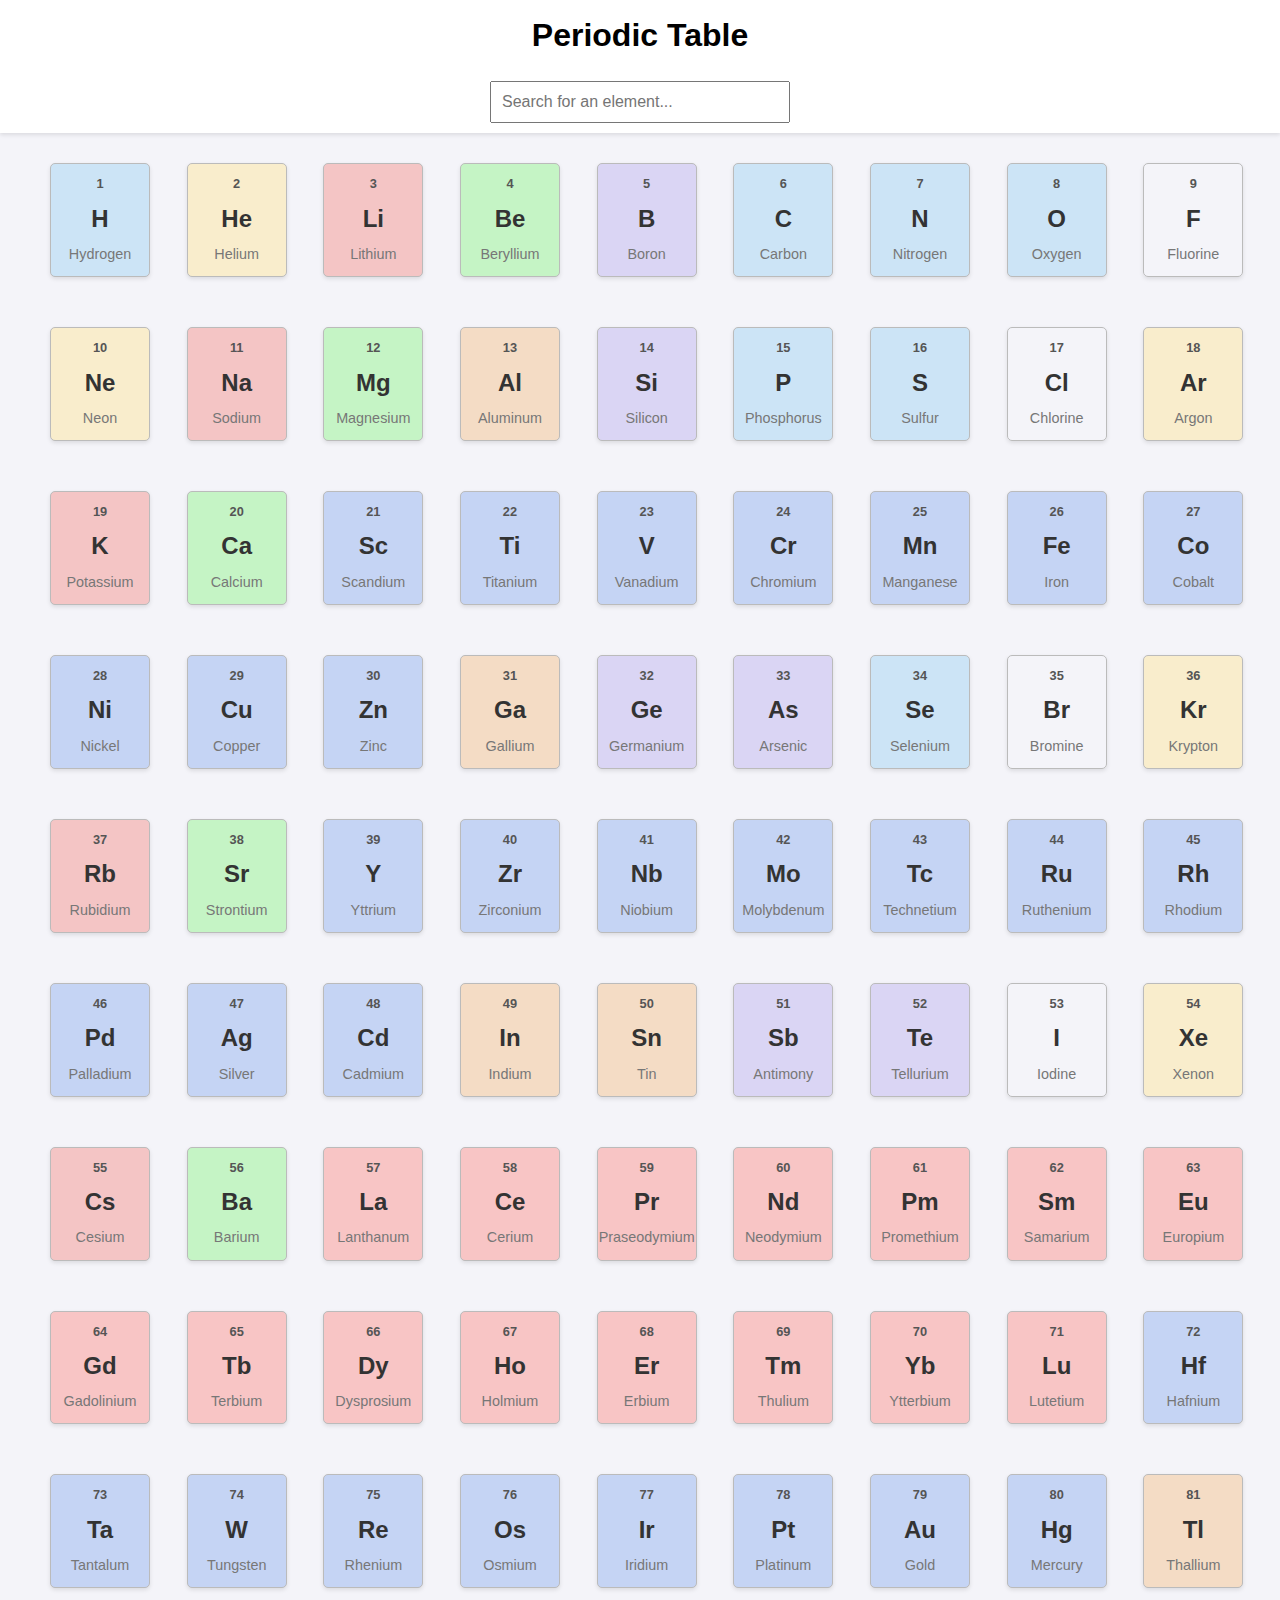
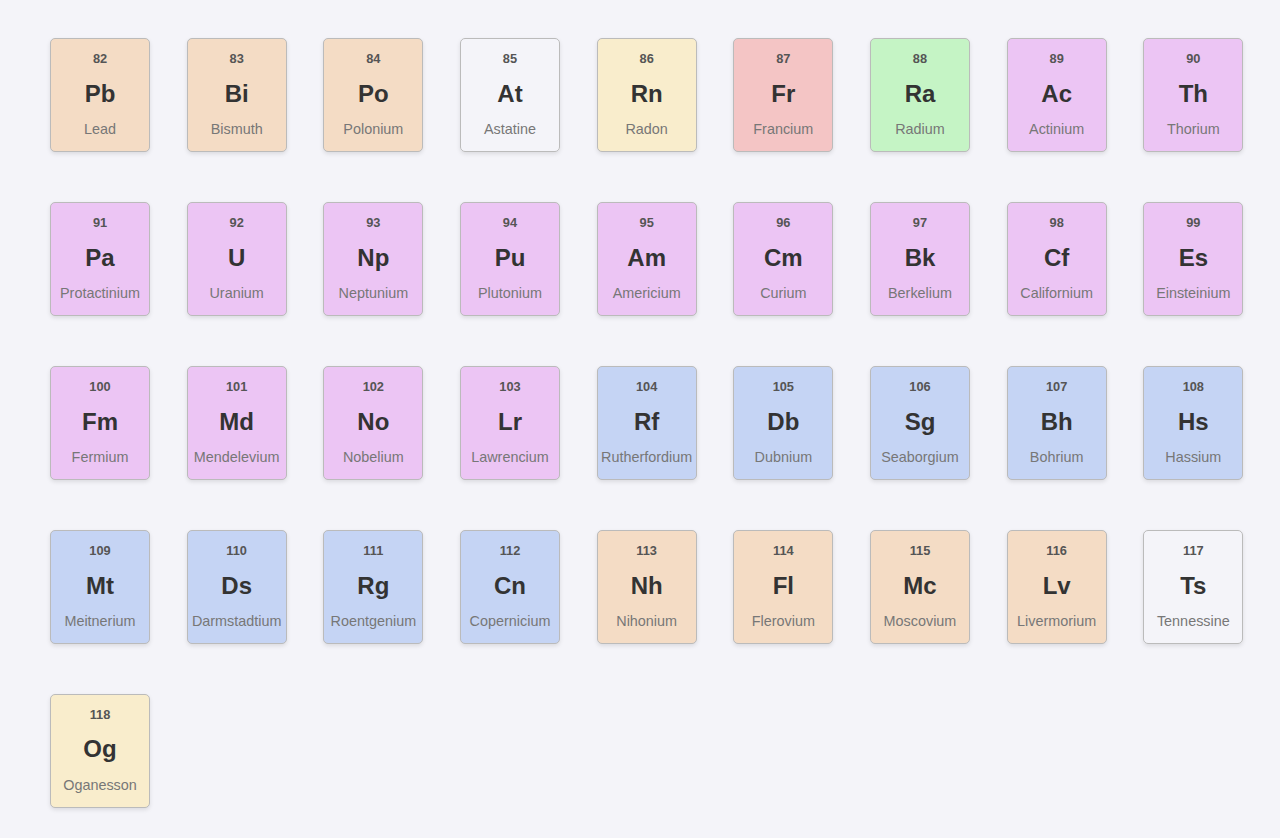
<file: index.html>
<!DOCTYPE html>
<html lang="en">
<head>
  <meta charset="UTF-8">
  <meta name="viewport" content="width=device-width, initial-scale=1.0">
  <title>Interactive Periodic Table</title>
  <link rel="stylesheet" href="styles.css">
</head>
<body>
  <header>
    <h1>Periodic Table</h1>
    <input type="text" id="search-bar" placeholder="Search for an element...">
  </header>

  <!-- <div id="filters">
    <h2>Filters</h2>
  
    <label for="state-filter">State of Matter:</label>
    <select id="state-filter">
      <option value="all">All</option>
      <option value="solid">Solid</option>
      <option value="liquid">Liquid</option>
      <option value="gas">Gas</option>
      <option value="unknown">Unknown</option>
    </select>
  
    <label for="category-filter">Element Category:</label>
    <select id="category-filter">
      <option value="all">All</option>
      <option value="metal">Metal</option>
      <option value="nonmetal">Nonmetal</option>
      <option value="metalloid">Metalloid</option>
    </select>
  
    <label for="group-filter">Group:</label>
    <select id="group-filter">
      <option value="all">All</option>
      <option value="1">Group 1: Alkali Metals</option>
      <option value="2">Group 2: Alkaline Earth Metals</option>
      <option value="3-12">Groups 3-12: Transition Metals</option>
      <option value="13">Group 13: Boron Group</option>
      <option value="14">Group 14: Carbon Group</option>
      <option value="15">Group 15: Nitrogen Group</option>
      <option value="16">Group 16: Chalcogens</option>
      <option value="17">Group 17: Halogens</option>
      <option value="18">Group 18: Noble Gases</option>
    </select>
  
    <label for="period-filter">Period:</label>
    <select id="period-filter">
      <option value="all">All</option>
      <option value="1">Period 1</option>
      <option value="2">Period 2</option>
      <option value="3">Period 3</option>
      <option value="4">Period 4</option>
      <option value="5">Period 5</option>
      <option value="6">Period 6</option>
      <option value="7">Period 7</option>
    </select>
  </div>   -->

  <main class="periodic-table">
    <!-- Hydrogen -->
    <div class="element" data-symbol="H" data-name="Hydrogen" data-number="1" data-category="Nonmetal">
        <span class="number">1</span>
        <span class="symbol">H</span>
        <span class="name">Hydrogen</span>
    </div>
    <!-- Helium -->
    <div class="element" data-symbol="He" data-name="Helium" data-number="2" data-category="Noble Gas">
        <span class="number">2</span>
        <span class="symbol">He</span>
        <span class="name">Helium</span>
    </div>
    <!-- Lithium -->
    <div class="element" data-symbol="Li" data-name="Lithium" data-number="3" data-category="Alkali Metal">
        <span class="number">3</span>
        <span class="symbol">Li</span>
        <span class="name">Lithium</span>
    </div>
    <!-- Beryllium -->
    <div class="element" data-symbol="Be" data-name="Beryllium" data-number="4" data-category="Alkaline Earth Metal">
        <span class="number">4</span>
        <span class="symbol">Be</span>
        <span class="name">Beryllium</span>
    </div>
    <!-- Boron -->
    <div class="element" data-symbol="B" data-name="Boron" data-number="5" data-category="Metalloid">
        <span class="number">5</span>
        <span class="symbol">B</span>
        <span class="name">Boron</span>
    </div>
    <!-- Carbon -->
    <div class="element" data-symbol="C" data-name="Carbon" data-number="6" data-category="Nonmetal">
        <span class="number">6</span>
        <span class="symbol">C</span>
        <span class="name">Carbon</span>
    </div>
    <!-- Nitrogen -->
    <div class="element" data-symbol="N" data-name="Nitrogen" data-number="7" data-category="Nonmetal">
        <span class="number">7</span>
        <span class="symbol">N</span>
        <span class="name">Nitrogen</span>
    </div>
    <!-- Oxygen -->
    <div class="element" data-symbol="O" data-name="Oxygen" data-number="8" data-category="Nonmetal">
        <span class="number">8</span>
        <span class="symbol">O</span>
        <span class="name">Oxygen</span>
    </div>
    <!-- Fluorine -->
    <div class="element" data-symbol="F" data-name="Fluorine" data-number="9" data-category="Halogen">
        <span class="number">9</span>
        <span class="symbol">F</span>
        <span class="name">Fluorine</span>
    </div>
    <!-- Neon -->
    <div class="element" data-symbol="Ne" data-name="Neon" data-number="10" data-category="Noble Gas">
        <span class="number">10</span>
        <span class="symbol">Ne</span>
        <span class="name">Neon</span>
    </div>
    <!-- Sodium -->
    <div class="element" data-symbol="Na" data-name="Sodium" data-number="11" data-category="Alkali Metal">
        <span class="number">11</span>
        <span class="symbol">Na</span>
        <span class="name">Sodium</span>
    </div>
    <!-- Magnesium -->
    <div class="element" data-symbol="Mg" data-name="Magnesium" data-number="12" data-category="Alkaline Earth Metal">
        <span class="number">12</span>
        <span class="symbol">Mg</span>
        <span class="name">Magnesium</span>
    </div>
    <!-- Aluminum -->
    <div class="element" data-symbol="Al" data-name="Aluminum" data-number="13" data-category="Post-transition Metal">
        <span class="number">13</span>
        <span class="symbol">Al</span>
        <span class="name">Aluminum</span>
    </div>
    <!-- Silicon -->
    <div class="element" data-symbol="Si" data-name="Silicon" data-number="14" data-category="Metalloid">
        <span class="number">14</span>
        <span class="symbol">Si</span>
        <span class="name">Silicon</span>
    </div>
    <!-- Phosphorus -->
    <div class="element" data-symbol="P" data-name="Phosphorus" data-number="15" data-category="Nonmetal">
        <span class="number">15</span>
        <span class="symbol">P</span>
        <span class="name">Phosphorus</span>
    </div>
    <!-- Sulfur -->
    <div class="element" data-symbol="S" data-name="Sulfur" data-number="16" data-category="Nonmetal">
        <span class="number">16</span>
        <span class="symbol">S</span>
        <span class="name">Sulfur</span>
    </div>
    <!-- Chlorine -->
    <div class="element" data-symbol="Cl" data-name="Chlorine" data-number="17" data-category="Halogen">
        <span class="number">17</span>
        <span class="symbol">Cl</span>
        <span class="name">Chlorine</span>
    </div>
    <!-- Argon -->
    <div class="element" data-symbol="Ar" data-name="Argon" data-number="18" data-category="Noble Gas">
        <span class="number">18</span>
        <span class="symbol">Ar</span>
        <span class="name">Argon</span>
    </div>
    <!-- Potassium -->
    <div class="element" data-symbol="K" data-name="Potassium" data-number="19" data-category="Alkali Metal">
        <span class="number">19</span>
        <span class="symbol">K</span>
        <span class="name">Potassium</span>
    </div>
    <!-- Calcium -->
    <div class="element" data-symbol="Ca" data-name="Calcium" data-number="20" data-category="Alkaline Earth Metal">
        <span class="number">20</span>
        <span class="symbol">Ca</span>
        <span class="name">Calcium</span>
    </div>
    <!-- Scandium to Oganesson -->
    <div class="element" data-symbol="Sc" data-name="Scandium" data-number="21" data-category="Transition Metal">
        <span class="number">21</span>
        <span class="symbol">Sc</span>
        <span class="name">Scandium</span>
    </div>
    <div class="element" data-symbol="Ti" data-name="Titanium" data-number="22" data-category="Transition Metal">
        <span class="number">22</span>
        <span class="symbol">Ti</span>
        <span class="name">Titanium</span>
    </div>
    <div class="element" data-symbol="V" data-name="Vanadium" data-number="23" data-category="Transition Metal">
        <span class="number">23</span>
        <span class="symbol">V</span>
        <span class="name">Vanadium</span>
    </div>
    <div class="element" data-symbol="Cr" data-name="Chromium" data-number="24" data-category="Transition Metal">
        <span class="number">24</span>
        <span class="symbol">Cr</span>
        <span class="name">Chromium</span>
    </div>
    <div class="element" data-symbol="Mn" data-name="Manganese" data-number="25" data-category="Transition Metal">
        <span class="number">25</span>
        <span class="symbol">Mn</span>
        <span class="name">Manganese</span>
    </div>
    <div class="element" data-symbol="Fe" data-name="Iron" data-number="26" data-category="Transition Metal">
        <span class="number">26</span>
        <span class="symbol">Fe</span>
        <span class="name">Iron</span>
    </div>
    <div class="element" data-symbol="Co" data-name="Cobalt" data-number="27" data-category="Transition Metal">
        <span class="number">27</span>
        <span class="symbol">Co</span>
        <span class="name">Cobalt</span>
    </div>
    <div class="element" data-symbol="Ni" data-name="Nickel" data-number="28" data-category="Transition Metal">
        <span class="number">28</span>
        <span class="symbol">Ni</span>
        <span class="name">Nickel</span>
    </div>
    <div class="element" data-symbol="Cu" data-name="Copper" data-number="29" data-category="Transition Metal">
        <span class="number">29</span>
        <span class="symbol">Cu</span>
        <span class="name">Copper</span>
    </div>
    <div class="element" data-symbol="Zn" data-name="Zinc" data-number="30" data-category="Transition Metal">
        <span class="number">30</span>
        <span class="symbol">Zn</span>
        <span class="name">Zinc</span>
    </div>
    <div class="element" data-symbol="Ga" data-name="Gallium" data-number="31" data-category="Post-transition Metal">
        <span class="number">31</span>
        <span class="symbol">Ga</span>
        <span class="name">Gallium</span>
    </div>
    <div class="element" data-symbol="Ge" data-name="Germanium" data-number="32" data-category="Metalloid">
        <span class="number">32</span>
        <span class="symbol">Ge</span>
        <span class="name">Germanium</span>
    </div>
    <div class="element" data-symbol="As" data-name="Arsenic" data-number="33" data-category="Metalloid">
        <span class="number">33</span>
        <span class="symbol">As</span>
        <span class="name">Arsenic</span>
    </div>
    <div class="element" data-symbol="Se" data-name="Selenium" data-number="34" data-category="Nonmetal">
        <span class="number">34</span>
        <span class="symbol">Se</span>
        <span class="name">Selenium</span>
    </div>
    <div class="element" data-symbol="Br" data-name="Bromine" data-number="35" data-category="Halogen">
        <span class="number">35</span>
        <span class="symbol">Br</span>
        <span class="name">Bromine</span>
    </div>
    <div class="element" data-symbol="Kr" data-name="Krypton" data-number="36" data-category="Noble Gas">
        <span class="number">36</span>
        <span class="symbol">Kr</span>
        <span class="name">Krypton</span>
    </div>
    <div class="element" data-symbol="Rb" data-name="Rubidium" data-number="37" data-category="Alkali Metal">
        <span class="number">37</span>
        <span class="symbol">Rb</span>
        <span class="name">Rubidium</span>
    </div>
    <div class="element" data-symbol="Sr" data-name="Strontium" data-number="38" data-category="Alkaline Earth Metal">
        <span class="number">38</span>
        <span class="symbol">Sr</span>
        <span class="name">Strontium</span>
    </div>
    <div class="element" data-symbol="Y" data-name="Yttrium" data-number="39" data-category="Transition Metal">
        <span class="number">39</span>
        <span class="symbol">Y</span>
        <span class="name">Yttrium</span>
    </div>
    <div class="element" data-symbol="Zr" data-name="Zirconium" data-number="40" data-category="Transition Metal">
    <span class="number">40</span>
    <span class="symbol">Zr</span>
    <span class="name">Zirconium</span>
    </div>
    <div class="element" data-symbol="Nb" data-name="Niobium" data-number="41" data-category="Transition Metal">
    <span class="number">41</span>
    <span class="symbol">Nb</span>
    <span class="name">Niobium</span>
    </div>
    <div class="element" data-symbol="Mo" data-name="Molybdenum" data-number="42" data-category="Transition Metal">
    <span class="number">42</span>
    <span class="symbol">Mo</span>
    <span class="name">Molybdenum</span>
    </div>
    <div class="element" data-symbol="Tc" data-name="Technetium" data-number="43" data-category="Transition Metal">
    <span class="number">43</span>
    <span class="symbol">Tc</span>
    <span class="name">Technetium</span>
    </div>
    <div class="element" data-symbol="Ru" data-name="Ruthenium" data-number="44" data-category="Transition Metal">
    <span class="number">44</span>
    <span class="symbol">Ru</span>
    <span class="name">Ruthenium</span>
    </div>
    <div class="element" data-symbol="Rh" data-name="Rhodium" data-number="45" data-category="Transition Metal">
    <span class="number">45</span>
    <span class="symbol">Rh</span>
    <span class="name">Rhodium</span>
    </div>
    <div class="element" data-symbol="Pd" data-name="Palladium" data-number="46" data-category="Transition Metal">
    <span class="number">46</span>
    <span class="symbol">Pd</span>
    <span class="name">Palladium</span>
    </div>
    <div class="element" data-symbol="Ag" data-name="Silver" data-number="47" data-category="Transition Metal">
    <span class="number">47</span>
    <span class="symbol">Ag</span>
    <span class="name">Silver</span>
    </div>
    <div class="element" data-symbol="Cd" data-name="Cadmium" data-number="48" data-category="Transition Metal">
    <span class="number">48</span>
    <span class="symbol">Cd</span>
    <span class="name">Cadmium</span>
    </div>
    <div class="element" data-symbol="In" data-name="Indium" data-number="49" data-category="Post-transition Metal">
    <span class="number">49</span>
    <span class="symbol">In</span>
    <span class="name">Indium</span>
    </div>
    <div class="element" data-symbol="Sn" data-name="Tin" data-number="50" data-category="Post-transition Metal">
    <span class="number">50</span>
    <span class="symbol">Sn</span>
    <span class="name">Tin</span>
    </div>
    <div class="element" data-symbol="Sb" data-name="Antimony" data-number="51" data-category="Metalloid">
    <span class="number">51</span>
    <span class="symbol">Sb</span>
    <span class="name">Antimony</span>
    </div>
    <div class="element" data-symbol="Te" data-name="Tellurium" data-number="52" data-category="Metalloid">
    <span class="number">52</span>
    <span class="symbol">Te</span>
    <span class="name">Tellurium</span>
    </div>
    <div class="element" data-symbol="I" data-name="Iodine" data-number="53" data-category="Halogen">
    <span class="number">53</span>
    <span class="symbol">I</span>
    <span class="name">Iodine</span>
    </div>
    <div class="element" data-symbol="Xe" data-name="Xenon" data-number="54" data-category="Noble Gas">
    <span class="number">54</span>
    <span class="symbol">Xe</span>
    <span class="name">Xenon</span>
    </div>
    <div class="element" data-symbol="Cs" data-name="Cesium" data-number="55" data-category="Alkali Metal">
    <span class="number">55</span>
    <span class="symbol">Cs</span>
    <span class="name">Cesium</span>
    </div>
    <div class="element" data-symbol="Ba" data-name="Barium" data-number="56" data-category="Alkaline Earth Metal">
    <span class="number">56</span>
    <span class="symbol">Ba</span>
    <span class="name">Barium</span>
    </div>
    <!-- Lanthanides -->
    <div class="element" data-symbol="La" data-name="Lanthanum" data-number="57" data-category="Lanthanide">
    <span class="number">57</span>
    <span class="symbol">La</span>
    <span class="name">Lanthanum</span>
    </div>
    <div class="element" data-symbol="Ce" data-name="Cerium" data-number="58" data-category="Lanthanide">
    <span class="number">58</span>
    <span class="symbol">Ce</span>
    <span class="name">Cerium</span>
    </div>
    <div class="element" data-symbol="Pr" data-name="Praseodymium" data-number="59" data-category="Lanthanide">
    <span class="number">59</span>
    <span class="symbol">Pr</span>
    <span class="name">Praseodymium</span>
    </div>
    <div class="element" data-symbol="Nd" data-name="Neodymium" data-number="60" data-category="Lanthanide">
    <span class="number">60</span>
    <span class="symbol">Nd</span>
    <span class="name">Neodymium</span>
    </div>
    <div class="element" data-symbol="Pm" data-name="Promethium" data-number="61" data-category="Lanthanide">
    <span class="number">61</span>
    <span class="symbol">Pm</span>
    <span class="name">Promethium</span>
    </div>
    <!-- Samarium -->
    <div class="element" data-symbol="Sm" data-name="Samarium" data-number="62" data-category="Lanthanide">
    <span class="number">62</span>
    <span class="symbol">Sm</span>
    <span class="name">Samarium</span>
    </div>
    <!-- Europium -->
    <div class="element" data-symbol="Eu" data-name="Europium" data-number="63" data-category="Lanthanide">
    <span class="number">63</span>
    <span class="symbol">Eu</span>
    <span class="name">Europium</span>
    </div>
    <!-- Gadolinium -->
    <div class="element" data-symbol="Gd" data-name="Gadolinium" data-number="64" data-category="Lanthanide">
    <span class="number">64</span>
    <span class="symbol">Gd</span>
    <span class="name">Gadolinium</span>
    </div>
    <!-- Terbium -->
    <div class="element" data-symbol="Tb" data-name="Terbium" data-number="65" data-category="Lanthanide">
    <span class="number">65</span>
    <span class="symbol">Tb</span>
    <span class="name">Terbium</span>
    </div>
    <!-- Dysprosium -->
    <div class="element" data-symbol="Dy" data-name="Dysprosium" data-number="66" data-category="Lanthanide">
    <span class="number">66</span>
    <span class="symbol">Dy</span>
    <span class="name">Dysprosium</span>
    </div>
    <!-- Holmium -->
    <div class="element" data-symbol="Ho" data-name="Holmium" data-number="67" data-category="Lanthanide">
    <span class="number">67</span>
    <span class="symbol">Ho</span>
    <span class="name">Holmium</span>
    </div>
    <!-- Erbium -->
    <div class="element" data-symbol="Er" data-name="Erbium" data-number="68" data-category="Lanthanide">
    <span class="number">68</span>
    <span class="symbol">Er</span>
    <span class="name">Erbium</span>
    </div>
    <!-- Thulium -->
    <div class="element" data-symbol="Tm" data-name="Thulium" data-number="69" data-category="Lanthanide">
    <span class="number">69</span>
    <span class="symbol">Tm</span>
    <span class="name">Thulium</span>
    </div>
    <!-- Ytterbium -->
    <div class="element" data-symbol="Yb" data-name="Ytterbium" data-number="70" data-category="Lanthanide">
    <span class="number">70</span>
    <span class="symbol">Yb</span>
    <span class="name">Ytterbium</span>
    </div>
    <!-- Lutetium -->
    <div class="element" data-symbol="Lu" data-name="Lutetium" data-number="71" data-category="Lanthanide">
    <span class="number">71</span>
    <span class="symbol">Lu</span>
    <span class="name">Lutetium</span>
    </div>
    <!-- Hafnium -->
    <div class="element" data-symbol="Hf" data-name="Hafnium" data-number="72" data-category="Transition Metal">
    <span class="number">72</span>
    <span class="symbol">Hf</span>
    <span class="name">Hafnium</span>
    </div>
    <!-- Tantalum -->
    <div class="element" data-symbol="Ta" data-name="Tantalum" data-number="73" data-category="Transition Metal">
    <span class="number">73</span>
    <span class="symbol">Ta</span>
    <span class="name">Tantalum</span>
    </div>
    <!-- Tungsten -->
    <div class="element" data-symbol="W" data-name="Tungsten" data-number="74" data-category="Transition Metal">
    <span class="number">74</span>
    <span class="symbol">W</span>
    <span class="name">Tungsten</span>
    </div>
    <!-- Rhenium -->
    <div class="element" data-symbol="Re" data-name="Rhenium" data-number="75" data-category="Transition Metal">
    <span class="number">75</span>
    <span class="symbol">Re</span>
    <span class="name">Rhenium</span>
    </div>
    <!-- Osmium -->
    <div class="element" data-symbol="Os" data-name="Osmium" data-number="76" data-category="Transition Metal">
    <span class="number">76</span>
    <span class="symbol">Os</span>
    <span class="name">Osmium</span>
    </div>
    <!-- Iridium -->
    <div class="element" data-symbol="Ir" data-name="Iridium" data-number="77" data-category="Transition Metal">
    <span class="number">77</span>
    <span class="symbol">Ir</span>
    <span class="name">Iridium</span>
    </div>
    <!-- Platinum -->
    <div class="element" data-symbol="Pt" data-name="Platinum" data-number="78" data-category="Transition Metal">
    <span class="number">78</span>
    <span class="symbol">Pt</span>
    <span class="name">Platinum</span>
    </div>
    <!-- Gold -->
    <div class="element" data-symbol="Au" data-name="Gold" data-number="79" data-category="Transition Metal">
    <span class="number">79</span>
    <span class="symbol">Au</span>
    <span class="name">Gold</span>
    </div>
    <!-- Mercury -->
    <div class="element" data-symbol="Hg" data-name="Mercury" data-number="80" data-category="Transition Metal">
    <span class="number">80</span>
    <span class="symbol">Hg</span>
    <span class="name">Mercury</span>
    </div>
    <!-- Thallium -->
    <div class="element" data-symbol="Tl" data-name="Thallium" data-number="81" data-category="Post-transition Metal">
    <span class="number">81</span>
    <span class="symbol">Tl</span>
    <span class="name">Thallium</span>
    </div>
    <!-- Lead -->
    <div class="element" data-symbol="Pb" data-name="Lead" data-number="82" data-category="Post-transition Metal">
    <span class="number">82</span>
    <span class="symbol">Pb</span>
    <span class="name">Lead</span>
    </div>
    <!-- Bismuth -->
    <div class="element" data-symbol="Bi" data-name="Bismuth" data-number="83" data-category="Post-transition Metal">
    <span class="number">83</span>
    <span class="symbol">Bi</span>
    <span class="name">Bismuth</span>
    </div>
    <!-- Polonium -->
    <div class="element" data-symbol="Po" data-name="Polonium" data-number="84" data-category="Post-transition Metal">
    <span class="number">84</span>
    <span class="symbol">Po</span>
    <span class="name">Polonium</span>
    </div>
    <!-- Astatine -->
    <div class="element" data-symbol="At" data-name="Astatine" data-number="85" data-category="Halogen">
    <span class="number">85</span>
    <span class="symbol">At</span>
    <span class="name">Astatine</span>
    </div>
    <!-- Radon -->
    <div class="element" data-symbol="Rn" data-name="Radon" data-number="86" data-category="Noble Gas">
    <span class="number">86</span>
    <span class="symbol">Rn</span>
    <span class="name">Radon</span>
    </div>
    <!-- Francium -->
    <div class="element" data-symbol="Fr" data-name="Francium" data-number="87" data-category="Alkali Metal">
    <span class="number">87</span>
    <span class="symbol">Fr</span>
    <span class="name">Francium</span>
    </div>
    <!-- Radium -->
    <div class="element" data-symbol="Ra" data-name="Radium" data-number="88" data-category="Alkaline Earth Metal">
    <span class="number">88</span>
    <span class="symbol">Ra</span>
    <span class="name">Radium</span>
    </div>
    <!-- Actinium -->
    <div class="element" data-symbol="Ac" data-name="Actinium" data-number="89" data-category="Actinide">
    <span class="number">89</span>
    <span class="symbol">Ac</span>
    <span class="name">Actinium</span>
    </div>
    <!-- Thorium -->
    <div class="element" data-symbol="Th" data-name="Thorium" data-number="90" data-category="Actinide">
    <span class="number">90</span>
    <span class="symbol">Th</span>
    <span class="name">Thorium</span>
    </div>
    <!-- Protactinium -->
    <div class="element" data-symbol="Pa" data-name="Protactinium" data-number="91" data-category="Actinide">
    <span class="number">91</span>
    <span class="symbol">Pa</span>
    <span class="name">Protactinium</span>
    </div>
    <!-- Uranium -->
    <div class="element" data-symbol="U" data-name="Uranium" data-number="92" data-category="Actinide">
    <span class="number">92</span>
    <span class="symbol">U</span>
    <span class="name">Uranium</span>
    </div>
    <!-- Neptunium -->
    <div class="element" data-symbol="Np" data-name="Neptunium" data-number="93" data-category="Actinide">
    <span class="number">93</span>
    <span class="symbol">Np</span>
    <span class="name">Neptunium</span>
    </div>
    <!-- Plutonium -->
    <div class="element" data-symbol="Pu" data-name="Plutonium" data-number="94" data-category="Actinide">
    <span class="number">94</span>
    <span class="symbol">Pu</span>
    <span class="name">Plutonium</span>
    </div>
    <!-- Americium -->
    <div class="element" data-symbol="Am" data-name="Americium" data-number="95" data-category="Actinide">
    <span class="number">95</span>
    <span class="symbol">Am</span>
    <span class="name">Americium</span>
    </div>
    <!-- Curium -->
    <div class="element" data-symbol="Cm" data-name="Curium" data-number="96" data-category="Actinide">
    <span class="number">96</span>
    <span class="symbol">Cm</span>
    <span class="name">Curium</span>
    </div>
    <!-- Berkelium -->
    <div class="element" data-symbol="Bk" data-name="Berkelium" data-number="97" data-category="Actinide">
    <span class="number">97</span>
    <span class="symbol">Bk</span>
    <span class="name">Berkelium</span>
    </div>
    <!-- Californium -->
    <div class="element" data-symbol="Cf" data-name="Californium" data-number="98" data-category="Actinide">
    <span class="number">98</span>
    <span class="symbol">Cf</span>
    <span class="name">Californium</span>
    </div>
    <!-- Einsteinium -->
    <div class="element" data-symbol="Es" data-name="Einsteinium" data-number="99" data-category="Actinide">
    <span class="number">99</span>
    <span class="symbol">Es</span>
    <span class="name">Einsteinium</span>
    </div>
    <!-- Fermium -->
    <div class="element" data-symbol="Fm" data-name="Fermium" data-number="100" data-category="Actinide">
    <span class="number">100</span>
    <span class="symbol">Fm</span>
    <span class="name">Fermium</span>
    </div>
    <!-- Mendelevium -->
    <div class="element" data-symbol="Md" data-name="Mendelevium" data-number="101" data-category="Actinide">
    <span class="number">101</span>
    <span class="symbol">Md</span>
    <span class="name">Mendelevium</span>
    </div>
    <!-- Nobelium -->
    <div class="element" data-symbol="No" data-name="Nobelium" data-number="102" data-category="Actinide">
    <span class="number">102</span>
    <span class="symbol">No</span>
    <span class="name">Nobelium</span>
    </div>
    <!-- Lawrencium -->
    <div class="element" data-symbol="Lr" data-name="Lawrencium" data-number="103" data-category="Actinide">
    <span class="number">103</span>
    <span class="symbol">Lr</span>
    <span class="name">Lawrencium</span>
    </div>
    <!-- Rutherfordium -->
    <div class="element" data-symbol="Rf" data-name="Rutherfordium" data-number="104" data-category="Transition Metal">
    <span class="number">104</span>
    <span class="symbol">Rf</span>
    <span class="name">Rutherfordium</span>
    </div>
    <!-- Dubnium -->
    <div class="element" data-symbol="Db" data-name="Dubnium" data-number="105" data-category="Transition Metal">
    <span class="number">105</span>
    <span class="symbol">Db</span>
    <span class="name">Dubnium</span>
    </div>
    <!-- Seaborgium -->
    <div class="element" data-symbol="Sg" data-name="Seaborgium" data-number="106" data-category="Transition Metal">
    <span class="number">106</span>
    <span class="symbol">Sg</span>
    <span class="name">Seaborgium</span>
    </div>
    <!-- Bohrium -->
    <div class="element" data-symbol="Bh" data-name="Bohrium" data-number="107" data-category="Transition Metal">
    <span class="number">107</span>
    <span class="symbol">Bh</span>
    <span class="name">Bohrium</span>
    </div>
    <!-- Hassium -->
    <div class="element" data-symbol="Hs" data-name="Hassium" data-number="108" data-category="Transition Metal">
    <span class="number">108</span>
    <span class="symbol">Hs</span>
    <span class="name">Hassium</span>
    </div>
    <!-- Meitnerium -->
    <div class="element" data-symbol="Mt" data-name="Meitnerium" data-number="109" data-category="Transition Metal">
    <span class="number">109</span>
    <span class="symbol">Mt</span>
    <span class="name">Meitnerium</span>
    </div>
    <!-- Darmstadtium -->
    <div class="element" data-symbol="Ds" data-name="Darmstadtium" data-number="110" data-category="Transition Metal">
    <span class="number">110</span>
    <span class="symbol">Ds</span>
    <span class="name">Darmstadtium</span>
    </div>
    <!-- Roentgenium -->
    <div class="element" data-symbol="Rg" data-name="Roentgenium" data-number="111" data-category="Transition Metal">
    <span class="number">111</span>
    <span class="symbol">Rg</span>
    <span class="name">Roentgenium</span>
    </div>
    <!-- Copernicium -->
    <div class="element" data-symbol="Cn" data-name="Copernicium" data-number="112" data-category="Transition Metal">
    <span class="number">112</span>
    <span class="symbol">Cn</span>
    <span class="name">Copernicium</span>
    </div>
    <!-- Nihonium -->
    <div class="element" data-symbol="Nh" data-name="Nihonium" data-number="113" data-category="Post-transition Metal">
    <span class="number">113</span>
    <span class="symbol">Nh</span>
    <span class="name">Nihonium</span>
    </div>
    <!-- Flerovium -->
    <div class="element" data-symbol="Fl" data-name="Flerovium" data-number="114" data-category="Post-transition Metal">
    <span class="number">114</span>
    <span class="symbol">Fl</span>
    <span class="name">Flerovium</span>
    </div>
    <!-- Moscovium -->
    <div class="element" data-symbol="Mc" data-name="Moscovium" data-number="115" data-category="Post-transition Metal">
    <span class="number">115</span>
    <span class="symbol">Mc</span>
    <span class="name">Moscovium</span>
    </div>
    <!-- Livermorium -->
    <div class="element" data-symbol="Lv" data-name="Livermorium" data-number="116" data-category="Post-transition Metal">
    <span class="number">116</span>
    <span class="symbol">Lv</span>
    <span class="name">Livermorium</span>
    </div>
    <!-- Tennessine -->
    <div class="element" data-symbol="Ts" data-name="Tennessine" data-number="117" data-category="Halogen">
    <span class="number">117</span>
    <span class="symbol">Ts</span>
    <span class="name">Tennessine</span>
    </div>
    <!-- Oganesson -->
    <div class="element" data-symbol="Og" data-name="Oganesson" data-number="118" data-category="Noble Gas">
    <span class="number">118</span>
    <span class="symbol">Og</span>
    <span class="name">Oganesson</span>
    </div>






    <!-- Popup for Hydrogen -->
<div class="popup" id="popup-H">
    <div class="popup-content">
      <span class="close-btn" id="close-H">&times;</span>
      <h2>Hydrogen</h2>
      <p><strong>Atomic Number:</strong> 1</p>
      <p><strong>Category:</strong> Nonmetal</p>
      <p><strong>Symbol:</strong> H</p>
      <p><strong>Atomic Weight:</strong> 1.008 u</p>
      <p><strong>Density:</strong> 0.08988 g/L</p>
      <p><strong>Melting Point:</strong> -259.16°C</p>
      <p><strong>Boiling Point:</strong> -252.87°C</p>
      <p><strong>Description:</strong> Hydrogen is the lightest and most abundant chemical element in the universe. It is essential for the formation of stars and is a key component of water.</p>
    </div>
  </div>
  
  <!-- Popup for Helium -->
  <div class="popup" id="popup-He">
    <div class="popup-content">
      <span class="close-btn" id="close-He">&times;</span>
      <h2>Helium</h2>
      <p><strong>Atomic Number:</strong> 2</p>
      <p><strong>Category:</strong> Noble Gas</p>
      <p><strong>Symbol:</strong> He</p>
      <p><strong>Atomic Weight:</strong> 4.0026 u</p>
      <p><strong>Density:</strong> 0.1786 g/L</p>
      <p><strong>Melting Point:</strong> -272.2°C</p>
      <p><strong>Boiling Point:</strong> -268.93°C</p>
      <p><strong>Description:</strong> Helium is the second lightest element in the periodic table and is used in cryogenics, medical equipment, and for filling balloons.</p>
    </div>
  </div>
  
  <!-- Popup for Lithium -->
  <div class="popup" id="popup-Li">
    <div class="popup-content">
      <span class="close-btn" id="close-Li">&times;</span>
      <h2>Lithium</h2>
      <p><strong>Atomic Number:</strong> 3</p>
      <p><strong>Category:</strong> Alkali Metal</p>
      <p><strong>Symbol:</strong> Li</p>
      <p><strong>Atomic Weight:</strong> 6.94 u</p>
      <p><strong>Density:</strong> 0.534 g/cm³</p>
      <p><strong>Melting Point:</strong> 180.54°C</p>
      <p><strong>Boiling Point:</strong> 1590°C</p>
      <p><strong>Description:</strong> Lithium is a soft, silvery-white alkali metal used in rechargeable batteries, heat-resistant glass, and lithium-based medications.</p>
    </div>
  </div>
  
  <!-- Additional popups for other elements can follow the same structure -->
  <!-- Popup for Beryllium -->
<div class="popup" id="popup-Be">
    <div class="popup-content">
      <span class="close-btn" id="close-Be">&times;</span>
      <h2>Beryllium</h2>
      <p><strong>Atomic Number:</strong> 4</p>
      <p><strong>Category:</strong> Alkaline Earth Metal</p>
      <p><strong>Symbol:</strong> Be</p>
      <p><strong>Atomic Weight:</strong> 9.0122 u</p>
      <p><strong>Density:</strong> 1.848 g/cm³</p>
      <p><strong>Melting Point:</strong> 1287°C</p>
      <p><strong>Boiling Point:</strong> 2469°C</p>
      <p><strong>Description:</strong> Beryllium is a rare, hard, strong, silvery-gray metal used as a moderator in nuclear reactors and in aerospace materials.</p>
    </div>
  </div>
  
  <!-- Popup for Boron -->
  <div class="popup" id="popup-B">
    <div class="popup-content">
      <span class="close-btn" id="close-B">&times;</span>
      <h2>Boron</h2>
      <p><strong>Atomic Number:</strong> 5</p>
      <p><strong>Category:</strong> Metalloid</p>
      <p><strong>Symbol:</strong> B</p>
      <p><strong>Atomic Weight:</strong> 10.81 u</p>
      <p><strong>Density:</strong> 2.34 g/cm³</p>
      <p><strong>Melting Point:</strong> 2076°C</p>
      <p><strong>Boiling Point:</strong> 3927°C</p>
      <p><strong>Description:</strong> Boron is a metalloid element used in fiberglass, ceramics, and as a neutron absorber in nuclear reactors.</p>
    </div>
  </div>
  
  <!-- Popup for Carbon -->
  <div class="popup" id="popup-C">
    <div class="popup-content">
      <span class="close-btn" id="close-C">&times;</span>
      <h2>Carbon</h2>
      <p><strong>Atomic Number:</strong> 6</p>
      <p><strong>Category:</strong> Nonmetal</p>
      <p><strong>Symbol:</strong> C</p>
      <p><strong>Atomic Weight:</strong> 12.011 u</p>
      <p><strong>Density:</strong> 2.267 g/cm³ (diamond)</p>
      <p><strong>Melting Point:</strong> 3915°C (diamond)</p>
      <p><strong>Boiling Point:</strong> Sublimates at 3915°C</p>
      <p><strong>Description:</strong> Carbon is a nonmetal element found in all living organisms. It is the basis for organic chemistry and exists in several forms, including graphite and diamond.</p>
    </div>
  </div>
  
  <!-- Popup for Nitrogen -->
  <div class="popup" id="popup-N">
    <div class="popup-content">
      <span class="close-btn" id="close-N">&times;</span>
      <h2>Nitrogen</h2>
      <p><strong>Atomic Number:</strong> 7</p>
      <p><strong>Category:</strong> Nonmetal</p>
      <p><strong>Symbol:</strong> N</p>
      <p><strong>Atomic Weight:</strong> 14.007 u</p>
      <p><strong>Density:</strong> 1.2506 g/L</p>
      <p><strong>Melting Point:</strong> -209.86°C</p>
      <p><strong>Boiling Point:</strong> -195.79°C</p>
      <p><strong>Description:</strong> Nitrogen is a colorless, odorless gas that makes up 78% of Earth's atmosphere. It is essential for life, forming amino acids and proteins.</p>
    </div>
  </div>
  
  <!-- Popup for Oxygen -->
  <div class="popup" id="popup-O">
    <div class="popup-content">
      <span class="close-btn" id="close-O">&times;</span>
      <h2>Oxygen</h2>
      <p><strong>Atomic Number:</strong> 8</p>
      <p><strong>Category:</strong> Nonmetal</p>
      <p><strong>Symbol:</strong> O</p>
      <p><strong>Atomic Weight:</strong> 15.999 u</p>
      <p><strong>Density:</strong> 1.429 g/L</p>
      <p><strong>Melting Point:</strong> -218.79°C</p>
      <p><strong>Boiling Point:</strong> -182.96°C</p>
      <p><strong>Description:</strong> Oxygen is essential for respiration in most living organisms and is the most abundant element in Earth's crust.</p>
    </div>
  </div>
  
  <!-- Popup for Fluorine -->
  <div class="popup" id="popup-F">
    <div class="popup-content">
      <span class="close-btn" id="close-F">&times;</span>
      <h2>Fluorine</h2>
      <p><strong>Atomic Number:</strong> 9</p>
      <p><strong>Category:</strong> Nonmetal</p>
      <p><strong>Symbol:</strong> F</p>
      <p><strong>Atomic Weight:</strong> 18.998 u</p>
      <p><strong>Density:</strong> 1.696 g/L</p>
      <p><strong>Melting Point:</strong> -219.67°C</p>
      <p><strong>Boiling Point:</strong> -188.12°C</p>
      <p><strong>Description:</strong> Fluorine is the most reactive and electronegative element. It is used in the production of Teflon and in fluoridation of water.</p>
    </div>
  </div>
  
  <!-- Popup for Neon -->
  <div class="popup" id="popup-Ne">
    <div class="popup-content">
      <span class="close-btn" id="close-Ne">&times;</span>
      <h2>Neon</h2>
      <p><strong>Atomic Number:</strong> 10</p>
      <p><strong>Category:</strong> Noble Gas</p>
      <p><strong>Symbol:</strong> Ne</p>
      <p><strong>Atomic Weight:</strong> 20.180 u</p>
      <p><strong>Density:</strong> 0.9002 g/L</p>
      <p><strong>Melting Point:</strong> -248.59°C</p>
      <p><strong>Boiling Point:</strong> -246.05°C</p>
      <p><strong>Description:</strong> Neon is a colorless, odorless noble gas used in neon signs and high-voltage indicators.</p>
    </div>
  </div>


  <!-- Popup for Sodium -->
<div class="popup" id="popup-Na">
    <div class="popup-content">
      <span class="close-btn" id="close-Na">&times;</span>
      <h2>Sodium</h2>
      <p><strong>Atomic Number:</strong> 11</p>
      <p><strong>Category:</strong> Alkali Metal</p>
      <p><strong>Symbol:</strong> Na</p>
      <p><strong>Atomic Weight:</strong> 22.990 u</p>
      <p><strong>Density:</strong> 0.968 g/cm³</p>
      <p><strong>Melting Point:</strong> 97.72°C</p>
      <p><strong>Boiling Point:</strong> 883°C</p>
      <p><strong>Description:</strong> Sodium is a soft, silvery-white, highly reactive metal used in industrial applications, such as soap-making and glass production.</p>
    </div>
  </div>
  
  <!-- Popup for Magnesium -->
  <div class="popup" id="popup-Mg">
    <div class="popup-content">
      <span class="close-btn" id="close-Mg">&times;</span>
      <h2>Magnesium</h2>
      <p><strong>Atomic Number:</strong> 12</p>
      <p><strong>Category:</strong> Alkaline Earth Metal</p>
      <p><strong>Symbol:</strong> Mg</p>
      <p><strong>Atomic Weight:</strong> 24.305 u</p>
      <p><strong>Density:</strong> 1.738 g/cm³</p>
      <p><strong>Melting Point:</strong> 650°C</p>
      <p><strong>Boiling Point:</strong> 1090°C</p>
      <p><strong>Description:</strong> Magnesium is a light, silvery-white metal used in manufacturing aluminum alloys, and in the production of fireworks and flares.</p>
    </div>
  </div>
  
  <!-- Popup for Aluminum -->
  <div class="popup" id="popup-Al">
    <div class="popup-content">
      <span class="close-btn" id="close-Al">&times;</span>
      <h2>Aluminum</h2>
      <p><strong>Atomic Number:</strong> 13</p>
      <p><strong>Category:</strong> Metal</p>
      <p><strong>Symbol:</strong> Al</p>
      <p><strong>Atomic Weight:</strong> 26.982 u</p>
      <p><strong>Density:</strong> 2.70 g/cm³</p>
      <p><strong>Melting Point:</strong> 660.3°C</p>
      <p><strong>Boiling Point:</strong> 2470°C</p>
      <p><strong>Description:</strong> Aluminum is a lightweight, silvery metal widely used in the manufacture of aircraft, packaging, and kitchenware.</p>
    </div>
  </div>
  
  <!-- Popup for Silicon -->
  <div class="popup" id="popup-Si">
    <div class="popup-content">
      <span class="close-btn" id="close-Si">&times;</span>
      <h2>Silicon</h2>
      <p><strong>Atomic Number:</strong> 14</p>
      <p><strong>Category:</strong> Metalloid</p>
      <p><strong>Symbol:</strong> Si</p>
      <p><strong>Atomic Weight:</strong> 28.085 u</p>
      <p><strong>Density:</strong> 2.33 g/cm³</p>
      <p><strong>Melting Point:</strong> 1414°C</p>
      <p><strong>Boiling Point:</strong> 2900°C</p>
      <p><strong>Description:</strong> Silicon is widely used in the electronics industry for making semiconductors, and in the manufacturing of solar cells.</p>
    </div>
  </div>
  
  <!-- Popup for Phosphorus -->
  <div class="popup" id="popup-P">
    <div class="popup-content">
      <span class="close-btn" id="close-P">&times;</span>
      <h2>Phosphorus</h2>
      <p><strong>Atomic Number:</strong> 15</p>
      <p><strong>Category:</strong> Nonmetal</p>
      <p><strong>Symbol:</strong> P</p>
      <p><strong>Atomic Weight:</strong> 30.974 u</p>
      <p><strong>Density:</strong> 1.823 g/cm³</p>
      <p><strong>Melting Point:</strong> 44.2°C</p>
      <p><strong>Boiling Point:</strong> 280°C</p>
      <p><strong>Description:</strong> Phosphorus is used in fertilizers, detergents, and matches. It exists in white, red, and black forms.</p>
    </div>
  </div>
  
  <!-- Popup for Sulfur -->
  <div class="popup" id="popup-S">
    <div class="popup-content">
      <span class="close-btn" id="close-S">&times;</span>
      <h2>Sulfur</h2>
      <p><strong>Atomic Number:</strong> 16</p>
      <p><strong>Category:</strong> Nonmetal</p>
      <p><strong>Symbol:</strong> S</p>
      <p><strong>Atomic Weight:</strong> 32.06 u</p>
      <p><strong>Density:</strong> 2.067 g/cm³</p>
      <p><strong>Melting Point:</strong> 115.21°C</p>
      <p><strong>Boiling Point:</strong> 444.6°C</p>
      <p><strong>Description:</strong> Sulfur is a nonmetal element essential for life, primarily used in the production of sulfuric acid and in fertilizers.</p>
    </div>
  </div>
  
  <!-- Popup for Chlorine -->
  <div class="popup" id="popup-Cl">
    <div class="popup-content">
      <span class="close-btn" id="close-Cl">&times;</span>
      <h2>Chlorine</h2>
      <p><strong>Atomic Number:</strong> 17</p>
      <p><strong>Category:</strong> Nonmetal</p>
      <p><strong>Symbol:</strong> Cl</p>
      <p><strong>Atomic Weight:</strong> 35.45 u</p>
      <p><strong>Density:</strong> 3.214 g/L</p>
      <p><strong>Melting Point:</strong> -101.5°C</p>
      <p><strong>Boiling Point:</strong> -34.04°C</p>
      <p><strong>Description:</strong> Chlorine is a greenish-yellow gas used in the production of plastics, disinfectants, and pesticides.</p>
    </div>
  </div>
  
  <!-- Popup for Argon -->
  <div class="popup" id="popup-Ar">
    <div class="popup-content">
      <span class="close-btn" id="close-Ar">&times;</span>
      <h2>Argon</h2>
      <p><strong>Atomic Number:</strong> 18</p>
      <p><strong>Category:</strong> Noble Gas</p>
      <p><strong>Symbol:</strong> Ar</p>
      <p><strong>Atomic Weight:</strong> 39.948 u</p>
      <p><strong>Density:</strong> 1.784 g/L</p>
      <p><strong>Melting Point:</strong> -189.34°C</p>
      <p><strong>Boiling Point:</strong> -185.85°C</p>
      <p><strong>Description:</strong> Argon is an inert gas used in welding and as an insulator in windows and light bulbs.</p>
    </div>
  </div>
  
  <!-- Continue similar code for elements from 19 to 118 -->
  
  <!-- For example, Popup for Potassium (19) -->
  <div class="popup" id="popup-K">
    <div class="popup-content">
      <span class="close-btn" id="close-K">&times;</span>
      <h2>Potassium</h2>
      <p><strong>Atomic Number:</strong> 19</p>
      <p><strong>Category:</strong> Alkali Metal</p>
      <p><strong>Symbol:</strong> K</p>
      <p><strong>Atomic Weight:</strong> 39.098 u</p>
      <p><strong>Density:</strong> 0.862 g/cm³</p>
      <p><strong>Melting Point:</strong> 63.5°C</p>
      <p><strong>Boiling Point:</strong> 759°C</p>
      <p><strong>Description:</strong> Potassium is a highly reactive metal used in fertilizers, soap production, and in medicine.</p>
    </div>
  </div>
  
  <!-- Popup for Calcium -->
<div class="popup" id="popup-Ca">
    <div class="popup-content">
      <span class="close-btn" id="close-Ca">&times;</span>
      <h2>Calcium</h2>
      <p><strong>Atomic Number:</strong> 20</p>
      <p><strong>Category:</strong> Alkaline Earth Metal</p>
      <p><strong>Symbol:</strong> Ca</p>
      <p><strong>Atomic Weight:</strong> 40.078 u</p>
      <p><strong>Density:</strong> 1.54 g/cm³</p>
      <p><strong>Melting Point:</strong> 842°C</p>
      <p><strong>Boiling Point:</strong> 1484°C</p>
      <p><strong>Description:</strong> Calcium is a reactive metal used in construction, in cement production, and as a dietary supplement for bone health.</p>
    </div>
  </div>
  
  <!-- Popup for Scandium -->
  <div class="popup" id="popup-Sc">
    <div class="popup-content">
      <span class="close-btn" id="close-Sc">&times;</span>
      <h2>Scandium</h2>
      <p><strong>Atomic Number:</strong> 21</p>
      <p><strong>Category:</strong> Metal</p>
      <p><strong>Symbol:</strong> Sc</p>
      <p><strong>Atomic Weight:</strong> 44.956 u</p>
      <p><strong>Density:</strong> 2.985 g/cm³</p>
      <p><strong>Melting Point:</strong> 1541°C</p>
      <p><strong>Boiling Point:</strong> 2836°C</p>
      <p><strong>Description:</strong> Scandium is used in the aerospace industry and in certain aluminum alloys to improve strength and corrosion resistance.</p>
    </div>
  </div>
  
  <!-- Popup for Titanium -->
  <div class="popup" id="popup-Ti">
    <div class="popup-content">
      <span class="close-btn" id="close-Ti">&times;</span>
      <h2>Titanium</h2>
      <p><strong>Atomic Number:</strong> 22</p>
      <p><strong>Category:</strong> Metal</p>
      <p><strong>Symbol:</strong> Ti</p>
      <p><strong>Atomic Weight:</strong> 47.867 u</p>
      <p><strong>Density:</strong> 4.506 g/cm³</p>
      <p><strong>Melting Point:</strong> 1668°C</p>
      <p><strong>Boiling Point:</strong> 3287°C</p>
      <p><strong>Description:</strong> Titanium is a strong, lightweight metal used in aerospace, medical devices, and sporting goods.</p>
    </div>
  </div>
  
  <!-- Popup for Vanadium -->
  <div class="popup" id="popup-V">
    <div class="popup-content">
      <span class="close-btn" id="close-V">&times;</span>
      <h2>Vanadium</h2>
      <p><strong>Atomic Number:</strong> 23</p>
      <p><strong>Category:</strong> Metal</p>
      <p><strong>Symbol:</strong> V</p>
      <p><strong>Atomic Weight:</strong> 50.942 u</p>
      <p><strong>Density:</strong> 6.11 g/cm³</p>
      <p><strong>Melting Point:</strong> 1910°C</p>
      <p><strong>Boiling Point:</strong> 3380°C</p>
      <p><strong>Description:</strong> Vanadium is used in the production of high-strength steel and alloys for the automotive and aerospace industries.</p>
    </div>
  </div>
  
  <!-- Popup for Chromium -->
  <div class="popup" id="popup-Cr">
    <div class="popup-content">
      <span class="close-btn" id="close-Cr">&times;</span>
      <h2>Chromium</h2>
      <p><strong>Atomic Number:</strong> 24</p>
      <p><strong>Category:</strong> Metal</p>
      <p><strong>Symbol:</strong> Cr</p>
      <p><strong>Atomic Weight:</strong> 52.00 u</p>
      <p><strong>Density:</strong> 7.19 g/cm³</p>
      <p><strong>Melting Point:</strong> 1907°C</p>
      <p><strong>Boiling Point:</strong> 2671°C</p>
      <p><strong>Description:</strong> Chromium is used for plating steel and in producing stainless steel and other alloys for industrial applications.</p>
    </div>
  </div>
  
  <!-- Popup for Manganese -->
  <div class="popup" id="popup-Mn">
    <div class="popup-content">
      <span class="close-btn" id="close-Mn">&times;</span>
      <h2>Manganese</h2>
      <p><strong>Atomic Number:</strong> 25</p>
      <p><strong>Category:</strong> Metal</p>
      <p><strong>Symbol:</strong> Mn</p>
      <p><strong>Atomic Weight:</strong> 54.938 u</p>
      <p><strong>Density:</strong> 7.43 g/cm³</p>
      <p><strong>Melting Point:</strong> 1244°C</p>
      <p><strong>Boiling Point:</strong> 2061°C</p>
      <p><strong>Description:</strong> Manganese is used in steel production and is a key component in batteries, fertilizers, and ceramics.</p>
    </div>
  </div>
  
  <!-- Popup for Iron -->
  <div class="popup" id="popup-Fe">
    <div class="popup-content">
      <span class="close-btn" id="close-Fe">&times;</span>
      <h2>Iron</h2>
      <p><strong>Atomic Number:</strong> 26</p>
      <p><strong>Category:</strong> Metal</p>
      <p><strong>Symbol:</strong> Fe</p>
      <p><strong>Atomic Weight:</strong> 55.845 u</p>
      <p><strong>Density:</strong> 7.87 g/cm³</p>
      <p><strong>Melting Point:</strong> 1538°C</p>
      <p><strong>Boiling Point:</strong> 2862°C</p>
      <p><strong>Description:</strong> Iron is a crucial material in construction and manufacturing, widely used in the production of steel and various alloys.</p>
    </div>
  </div>
  
  <!-- Popup for Cobalt -->
  <div class="popup" id="popup-Co">
    <div class="popup-content">
      <span class="close-btn" id="close-Co">&times;</span>
      <h2>Cobalt</h2>
      <p><strong>Atomic Number:</strong> 27</p>
      <p><strong>Category:</strong> Metal</p>
      <p><strong>Symbol:</strong> Co</p>
      <p><strong>Atomic Weight:</strong> 58.933 u</p>
      <p><strong>Density:</strong> 8.90 g/cm³</p>
      <p><strong>Melting Point:</strong> 1495°C</p>
      <p><strong>Boiling Point:</strong> 2927°C</p>
      <p><strong>Description:</strong> Cobalt is used in the production of magnets, batteries, and alloys, as well as in cancer treatment drugs.</p>
    </div>
  </div>
  
  <!-- Popup for Nickel -->
  <div class="popup" id="popup-Ni">
    <div class="popup-content">
      <span class="close-btn" id="close-Ni">&times;</span>
      <h2>Nickel</h2>
      <p><strong>Atomic Number:</strong> 28</p>
      <p><strong>Category:</strong> Metal</p>
      <p><strong>Symbol:</strong> Ni</p>
      <p><strong>Atomic Weight:</strong> 58.693 u</p>
      <p><strong>Density:</strong> 8.908 g/cm³</p>
      <p><strong>Melting Point:</strong> 1455°C</p>
      <p><strong>Boiling Point:</strong> 2913°C</p>
      <p><strong>Description:</strong> Nickel is used in the production of stainless steel, batteries, and coins.</p>
    </div>
  </div>
  
  <!-- Popup for Copper -->
  <div class="popup" id="popup-Cu">
    <div class="popup-content">
      <span class="close-btn" id="close-Cu">&times;</span>
      <h2>Copper</h2>
      <p><strong>Atomic Number:</strong> 29</p>
      <p><strong>Category:</strong> Metal</p>
      <p><strong>Symbol:</strong> Cu</p>
      <p><strong>Atomic Weight:</strong> 63.546 u</p>
      <p><strong>Density:</strong> 8.96 g/cm³</p>
      <p><strong>Melting Point:</strong> 1084.62°C</p>
      <p><strong>Boiling Point:</strong> 2562°C</p>
      <p><strong>Description:</strong> Copper is widely used in electrical wiring, plumbing, and in the production of alloys such as bronze and brass.</p>
    </div>
  </div>
  
  <!-- Popup for Zinc -->
  <div class="popup" id="popup-Zn">
    <div class="popup-content">
      <span class="close-btn" id="close-Zn">&times;</span>
      <h2>Zinc</h2>
      <p><strong>Atomic Number:</strong> 30</p>
      <p><strong>Category:</strong> Metal</p>
      <p><strong>Symbol:</strong> Zn</p>
      <p><strong>Atomic Weight:</strong> 65.38 u</p>
      <p><strong>Density:</strong> 7.14 g/cm³</p>
      <p><strong>Melting Point:</strong> 419.58°C</p>
      <p><strong>Boiling Point:</strong> 907°C</p>
      <p><strong>Description:</strong> Zinc is primarily used for galvanizing iron to prevent rusting and in the production of batteries and alloys.</p>
    </div>
  </div>
  
  <!-- Popup for Gallium -->
  <div class="popup" id="popup-Ga">
    <div class="popup-content">
      <span class="close-btn" id="close-Ga">&times;</span>
      <h2>Gallium</h2>
      <p><strong>Atomic Number:</strong> 31</p>
      <p><strong>Category:</strong> Metalloid</p>
      <p><strong>Symbol:</strong> Ga</p>
      <p><strong>Atomic Weight:</strong> 69.723 u</p>
      <p><strong>Density:</strong> 5.91 g/cm³</p>
      <p><strong>Melting Point:</strong> 29.76°C</p>
      <p><strong>Boiling Point:</strong> 2204°C</p>
      <p><strong>Description:</strong> Gallium is used in semiconductors, LED lights, and solar cells.</p>
    </div>
  </div>
  
  <!-- Continue this pattern for elements 32 to 40 -->

  <!-- Popup for Germanium -->
<div class="popup" id="popup-Ge">
    <div class="popup-content">
      <span class="close-btn" id="close-Ge">&times;</span>
      <h2>Germanium</h2>
      <p><strong>Atomic Number:</strong> 32</p>
      <p><strong>Category:</strong> Metalloid</p>
      <p><strong>Symbol:</strong> Ge</p>
      <p><strong>Atomic Weight:</strong> 72.63 u</p>
      <p><strong>Density:</strong> 5.323 g/cm³</p>
      <p><strong>Melting Point:</strong> 938.3°C</p>
      <p><strong>Boiling Point:</strong> 2833°C</p>
      <p><strong>Description:</strong> Germanium is used in semiconductors and fiber optics, and in infrared optics for cameras.</p>
    </div>
  </div>
  
  <!-- Popup for Arsenic -->
  <div class="popup" id="popup-As">
    <div class="popup-content">
      <span class="close-btn" id="close-As">&times;</span>
      <h2>Arsenic</h2>
      <p><strong>Atomic Number:</strong> 33</p>
      <p><strong>Category:</strong> Metalloid</p>
      <p><strong>Symbol:</strong> As</p>
      <p><strong>Atomic Weight:</strong> 74.922 u</p>
      <p><strong>Density:</strong> 5.727 g/cm³</p>
      <p><strong>Melting Point:</strong> 817°C</p>
      <p><strong>Boiling Point:</strong> 613°C</p>
      <p><strong>Description:</strong> Arsenic is used in semiconductors, pesticides, and glass manufacturing.</p>
    </div>
  </div>
  
  <!-- Popup for Selenium -->
  <div class="popup" id="popup-Se">
    <div class="popup-content">
      <span class="close-btn" id="close-Se">&times;</span>
      <h2>Selenium</h2>
      <p><strong>Atomic Number:</strong> 34</p>
      <p><strong>Category:</strong> Nonmetal</p>
      <p><strong>Symbol:</strong> Se</p>
      <p><strong>Atomic Weight:</strong> 78.971 u</p>
      <p><strong>Density:</strong> 4.809 g/cm³</p>
      <p><strong>Melting Point:</strong> 221°C</p>
      <p><strong>Boiling Point:</strong> 685°C</p>
      <p><strong>Description:</strong> Selenium is used in electronics, solar cells, and as a dietary supplement.</p>
    </div>
  </div>
  
  <!-- Popup for Bromine -->
  <div class="popup" id="popup-Br">
    <div class="popup-content">
      <span class="close-btn" id="close-Br">&times;</span>
      <h2>Bromine</h2>
      <p><strong>Atomic Number:</strong> 35</p>
      <p><strong>Category:</strong> Nonmetal</p>
      <p><strong>Symbol:</strong> Br</p>
      <p><strong>Atomic Weight:</strong> 79.904 u</p>
      <p><strong>Density:</strong> 3.1028 g/cm³</p>
      <p><strong>Melting Point:</strong> -7.2°C</p>
      <p><strong>Boiling Point:</strong> 58.8°C</p>
      <p><strong>Description:</strong> Bromine is used in flame retardants, in water treatment, and as an antiseptic.</p>
    </div>
  </div>
  
  <!-- Popup for Krypton -->
  <div class="popup" id="popup-Kr">
    <div class="popup-content">
      <span class="close-btn" id="close-Kr">&times;</span>
      <h2>Krypton</h2>
      <p><strong>Atomic Number:</strong> 36</p>
      <p><strong>Category:</strong> Noble Gas</p>
      <p><strong>Symbol:</strong> Kr</p>
      <p><strong>Atomic Weight:</strong> 83.798 u</p>
      <p><strong>Density:</strong> 3.749 g/cm³</p>
      <p><strong>Melting Point:</strong> -157.36°C</p>
      <p><strong>Boiling Point:</strong> -153.22°C</p>
      <p><strong>Description:</strong> Krypton is used in high-performance light bulbs, photography, and in the production of certain lasers.</p>
    </div>
  </div>
  
  <!-- Popup for Rubidium -->
  <div class="popup" id="popup-Rb">
    <div class="popup-content">
      <span class="close-btn" id="close-Rb">&times;</span>
      <h2>Rubidium</h2>
      <p><strong>Atomic Number:</strong> 37</p>
      <p><strong>Category:</strong> Alkali Metal</p>
      <p><strong>Symbol:</strong> Rb</p>
      <p><strong>Atomic Weight:</strong> 85.468 u</p>
      <p><strong>Density:</strong> 1.532 g/cm³</p>
      <p><strong>Melting Point:</strong> 39.3°C</p>
      <p><strong>Boiling Point:</strong> 688°C</p>
      <p><strong>Description:</strong> Rubidium is used in research, in atomic clocks, and in making special glasses.</p>
    </div>
  </div>
  
  <!-- Popup for Strontium -->
  <div class="popup" id="popup-Sr">
    <div class="popup-content">
      <span class="close-btn" id="close-Sr">&times;</span>
      <h2>Strontium</h2>
      <p><strong>Atomic Number:</strong> 38</p>
      <p><strong>Category:</strong> Alkaline Earth Metal</p>
      <p><strong>Symbol:</strong> Sr</p>
      <p><strong>Atomic Weight:</strong> 87.62 u</p>
      <p><strong>Density:</strong> 2.64 g/cm³</p>
      <p><strong>Melting Point:</strong> 777°C</p>
      <p><strong>Boiling Point:</strong> 1382°C</p>
      <p><strong>Description:</strong> Strontium is used in fireworks, magnets, and in the production of ferrite ceramics.</p>
    </div>
  </div>
  
  <!-- Popup for Yttrium -->
  <div class="popup" id="popup-Y">
    <div class="popup-content">
      <span class="close-btn" id="close-Y">&times;</span>
      <h2>Yttrium</h2>
      <p><strong>Atomic Number:</strong> 39</p>
      <p><strong>Category:</strong> Metal</p>
      <p><strong>Symbol:</strong> Y</p>
      <p><strong>Atomic Weight:</strong> 88.906 u</p>
      <p><strong>Density:</strong> 4.469 g/cm³</p>
      <p><strong>Melting Point:</strong> 1526°C</p>
      <p><strong>Boiling Point:</strong> 3337°C</p>
      <p><strong>Description:</strong> Yttrium is used in the production of superconductors, LEDs, and in cancer treatment drugs.</p>
    </div>
  </div>
  
  <!-- Popup for Zirconium -->
  <div class="popup" id="popup-Zr">
    <div class="popup-content">
      <span class="close-btn" id="close-Zr">&times;</span>
      <h2>Zirconium</h2>
      <p><strong>Atomic Number:</strong> 40</p>
      <p><strong>Category:</strong> Metal</p>
      <p><strong>Symbol:</strong> Zr</p>
      <p><strong>Atomic Weight:</strong> 91.224 u</p>
      <p><strong>Density:</strong> 6.52 g/cm³</p>
      <p><strong>Melting Point:</strong> 1855°C</p>
      <p><strong>Boiling Point:</strong> 4377°C</p>
      <p><strong>Description:</strong> Zirconium is used in nuclear reactors, in dental materials, and as a refractory material in high-temperature applications.</p>
    </div>
  </div>

  <!-- Popup for Niobium -->
<div class="popup" id="popup-Nb">
    <div class="popup-content">
      <span class="close-btn" id="close-Nb">&times;</span>
      <h2>Niobium</h2>
      <p><strong>Atomic Number:</strong> 41</p>
      <p><strong>Category:</strong> Metal</p>
      <p><strong>Symbol:</strong> Nb</p>
      <p><strong>Atomic Weight:</strong> 92.906 u</p>
      <p><strong>Density:</strong> 8.57 g/cm³</p>
      <p><strong>Melting Point:</strong> 2477°C</p>
      <p><strong>Boiling Point:</strong> 4744°C</p>
      <p><strong>Description:</strong> Niobium is used in superconducting magnets, nuclear reactors, and in the aerospace industry.</p>
    </div>
  </div>
  
  <!-- Popup for Molybdenum -->
  <div class="popup" id="popup-Mo">
    <div class="popup-content">
      <span class="close-btn" id="close-Mo">&times;</span>
      <h2>Molybdenum</h2>
      <p><strong>Atomic Number:</strong> 42</p>
      <p><strong>Category:</strong> Metal</p>
      <p><strong>Symbol:</strong> Mo</p>
      <p><strong>Atomic Weight:</strong> 95.95 u</p>
      <p><strong>Density:</strong> 10.28 g/cm³</p>
      <p><strong>Melting Point:</strong> 2623°C</p>
      <p><strong>Boiling Point:</strong> 4639°C</p>
      <p><strong>Description:</strong> Molybdenum is used in steel alloys, in electrical contacts, and in filaments for light bulbs.</p>
    </div>
  </div>
  
  <!-- Popup for Technetium -->
  <div class="popup" id="popup-Tc">
    <div class="popup-content">
      <span class="close-btn" id="close-Tc">&times;</span>
      <h2>Technetium</h2>
      <p><strong>Atomic Number:</strong> 43</p>
      <p><strong>Category:</strong> Metal</p>
      <p><strong>Symbol:</strong> Tc</p>
      <p><strong>Atomic Weight:</strong> 98 u</p>
      <p><strong>Density:</strong> 11 g/cm³</p>
      <p><strong>Melting Point:</strong> 2157°C</p>
      <p><strong>Boiling Point:</strong> 4265°C</p>
      <p><strong>Description:</strong> Technetium is used in medical imaging, radiotherapy, and as a catalyst in chemical reactions.</p>
    </div>
  </div>
  
  <!-- Popup for Ruthenium -->
  <div class="popup" id="popup-Ru">
    <div class="popup-content">
      <span class="close-btn" id="close-Ru">&times;</span>
      <h2>Ruthenium</h2>
      <p><strong>Atomic Number:</strong> 44</p>
      <p><strong>Category:</strong> Metal</p>
      <p><strong>Symbol:</strong> Ru</p>
      <p><strong>Atomic Weight:</strong> 101.07 u</p>
      <p><strong>Density:</strong> 12.37 g/cm³</p>
      <p><strong>Melting Point:</strong> 2334°C</p>
      <p><strong>Boiling Point:</strong> 4150°C</p>
      <p><strong>Description:</strong> Ruthenium is used in electrical contacts, thermocouples, and in jewelry.</p>
    </div>
  </div>
  
  <!-- Popup for Rhodium -->
  <div class="popup" id="popup-Rh">
    <div class="popup-content">
      <span class="close-btn" id="close-Rh">&times;</span>
      <h2>Rhodium</h2>
      <p><strong>Atomic Number:</strong> 45</p>
      <p><strong>Category:</strong> Metal</p>
      <p><strong>Symbol:</strong> Rh</p>
      <p><strong>Atomic Weight:</strong> 102.91 u</p>
      <p><strong>Density:</strong> 12.41 g/cm³</p>
      <p><strong>Melting Point:</strong> 1964°C</p>
      <p><strong>Boiling Point:</strong> 3695°C</p>
      <p><strong>Description:</strong> Rhodium is used in catalytic converters, in jewelry, and as a coating for optical instruments.</p>
    </div>
  </div>
  
  <!-- Popup for Palladium -->
  <div class="popup" id="popup-Pd">
    <div class="popup-content">
      <span class="close-btn" id="close-Pd">&times;</span>
      <h2>Palladium</h2>
      <p><strong>Atomic Number:</strong> 46</p>
      <p><strong>Category:</strong> Metal</p>
      <p><strong>Symbol:</strong> Pd</p>
      <p><strong>Atomic Weight:</strong> 106.42 u</p>
      <p><strong>Density:</strong> 12.02 g/cm³</p>
      <p><strong>Melting Point:</strong> 1554°C</p>
      <p><strong>Boiling Point:</strong> 2963°C</p>
      <p><strong>Description:</strong> Palladium is used in catalytic converters, hydrogen storage, and in electronics.</p>
    </div>
  </div>
  
  <!-- Popup for Silver -->
  <div class="popup" id="popup-Ag">
    <div class="popup-content">
      <span class="close-btn" id="close-Ag">&times;</span>
      <h2>Silver</h2>
      <p><strong>Atomic Number:</strong> 47</p>
      <p><strong>Category:</strong> Metal</p>
      <p><strong>Symbol:</strong> Ag</p>
      <p><strong>Atomic Weight:</strong> 107.87 u</p>
      <p><strong>Density:</strong> 10.49 g/cm³</p>
      <p><strong>Melting Point:</strong> 961.8°C</p>
      <p><strong>Boiling Point:</strong> 2162°C</p>
      <p><strong>Description:</strong> Silver is used in jewelry, silverware, and as a conductor in electronics.</p>
    </div>
  </div>
  
  <!-- Popup for Cadmium -->
  <div class="popup" id="popup-Cd">
    <div class="popup-content">
      <span class="close-btn" id="close-Cd">&times;</span>
      <h2>Cadmium</h2>
      <p><strong>Atomic Number:</strong> 48</p>
      <p><strong>Category:</strong> Metal</p>
      <p><strong>Symbol:</strong> Cd</p>
      <p><strong>Atomic Weight:</strong> 112.41 u</p>
      <p><strong>Density:</strong> 8.65 g/cm³</p>
      <p><strong>Melting Point:</strong> 321.07°C</p>
      <p><strong>Boiling Point:</strong> 767°C</p>
      <p><strong>Description:</strong> Cadmium is used in rechargeable batteries, electroplating, and in pigments.</p>
    </div>
  </div>
  
  <!-- Popup for Indium -->
  <div class="popup" id="popup-In">
    <div class="popup-content">
      <span class="close-btn" id="close-In">&times;</span>
      <h2>Indium</h2>
      <p><strong>Atomic Number:</strong> 49</p>
      <p><strong>Category:</strong> Metal</p>
      <p><strong>Symbol:</strong> In</p>
      <p><strong>Atomic Weight:</strong> 114.82 u</p>
      <p><strong>Density:</strong> 7.31 g/cm³</p>
      <p><strong>Melting Point:</strong> 156.6°C</p>
      <p><strong>Boiling Point:</strong> 2072°C</p>
      <p><strong>Description:</strong> Indium is used in electronics, semiconductors, and solar cells.</p>
    </div>
  </div>
  
  <!-- Popup for Tin -->
  <div class="popup" id="popup-Sn">
    <div class="popup-content">
      <span class="close-btn" id="close-Sn">&times;</span>
      <h2>Tin</h2>
      <p><strong>Atomic Number:</strong> 50</p>
      <p><strong>Category:</strong> Metal</p>
      <p><strong>Symbol:</strong> Sn</p>
      <p><strong>Atomic Weight:</strong> 118.71 u</p>
      <p><strong>Density:</strong> 7.31 g/cm³</p>
      <p><strong>Melting Point:</strong> 231.93°C</p>
      <p><strong>Boiling Point:</strong> 2602°C</p>
      <p><strong>Description:</strong> Tin is used in alloys, soldering, and as a coating for other metals.</p>
    </div>
  </div>
  
  <!-- Popup for Antimony -->
  <div class="popup" id="popup-Sb">
    <div class="popup-content">
      <span class="close-btn" id="close-Sb">&times;</span>
      <h2>Antimony</h2>
      <p><strong>Atomic Number:</strong> 51</p>
      <p><strong>Category:</strong> Metalloid</p>
      <p><strong>Symbol:</strong> Sb</p>
      <p><strong>Atomic Weight:</strong> 121.76 u</p>
      <p><strong>Density:</strong> 6.697 g/cm³</p>
      <p><strong>Melting Point:</strong> 630.63°C</p>
      <p><strong>Boiling Point:</strong> 1587°C</p>
      <p><strong>Description:</strong> Antimony is used in flame retardants, semiconductors, and lead alloys.</p>
    </div>
  </div>
  
  <!-- Popup for Tellurium -->
  <div class="popup" id="popup-Te">
    <div class="popup-content">
      <span class="close-btn" id="close-Te">&times;</span>
      <h2>Tellurium</h2>
      <p><strong>Atomic Number:</strong> 52</p>
      <p><strong>Category:</strong> Metalloid</p>
      <p><strong>Symbol:</strong> Te</p>
      <p><strong>Atomic Weight:</strong> 127.60 u</p>
      <p><strong>Density:</strong> 6.24 g/cm³</p>
      <p><strong>Melting Point:</strong> 452°C</p>
      <p><strong>Boiling Point:</strong> 988°C</p>
      <p><strong>Description:</strong> Tellurium is used in solar cells, in thermoelectric devices, and in alloys.</p>
    </div>
  </div>
  
  <!-- Popup for Iodine -->
  <div class="popup" id="popup-I">
    <div class="popup-content">
      <span class="close-btn" id="close-I">&times;</span>
      <h2>Iodine</h2>
      <p><strong>Atomic Number:</strong> 53</p>
      <p><strong>Category:</strong> Nonmetal</p>
      <p><strong>Symbol:</strong> I</p>
      <p><strong>Atomic Weight:</strong> 126.90 u</p>
      <p><strong>Density:</strong> 4.933 g/cm³</p>
      <p><strong>Melting Point:</strong> 113.7°C</p>
      <p><strong>Boiling Point:</strong> 184.3°C</p>
      <p><strong>Description:</strong> Iodine is used in medical applications, in disinfectants, and in the production of iodine compounds.</p>
    </div>
  </div>

  <!-- Popup for Xenon -->
<div class="popup" id="popup-Xe">
    <div class="popup-content">
      <span class="close-btn" id="close-Xe">&times;</span>
      <h2>Xenon</h2>
      <p><strong>Atomic Number:</strong> 54</p>
      <p><strong>Category:</strong> Noble Gas</p>
      <p><strong>Symbol:</strong> Xe</p>
      <p><strong>Atomic Weight:</strong> 131.29 u</p>
      <p><strong>Density:</strong> 5.894 g/cm³</p>
      <p><strong>Melting Point:</strong> -111.8°C</p>
      <p><strong>Boiling Point:</strong> -108.1°C</p>
      <p><strong>Description:</strong> Xenon is used in lighting, anesthesia, and in specialized imaging techniques.</p>
    </div>
  </div>
  
  <!-- Popup for Cesium -->
  <div class="popup" id="popup-Cs">
    <div class="popup-content">
      <span class="close-btn" id="close-Cs">&times;</span>
      <h2>Cesium</h2>
      <p><strong>Atomic Number:</strong> 55</p>
      <p><strong>Category:</strong> Alkali Metal</p>
      <p><strong>Symbol:</strong> Cs</p>
      <p><strong>Atomic Weight:</strong> 132.91 u</p>
      <p><strong>Density:</strong> 1.93 g/cm³</p>
      <p><strong>Melting Point:</strong> 28.44°C</p>
      <p><strong>Boiling Point:</strong> 671°C</p>
      <p><strong>Description:</strong> Cesium is used in atomic clocks, in oil drilling, and in research.</p>
    </div>
  </div>
  
  <!-- Popup for Barium -->
  <div class="popup" id="popup-Ba">
    <div class="popup-content">
      <span class="close-btn" id="close-Ba">&times;</span>
      <h2>Barium</h2>
      <p><strong>Atomic Number:</strong> 56</p>
      <p><strong>Category:</strong> Alkaline Earth Metal</p>
      <p><strong>Symbol:</strong> Ba</p>
      <p><strong>Atomic Weight:</strong> 137.33 u</p>
      <p><strong>Density:</strong> 3.62 g/cm³</p>
      <p><strong>Melting Point:</strong> 727°C</p>
      <p><strong>Boiling Point:</strong> 1640°C</p>
      <p><strong>Description:</strong> Barium is used in fireworks, drilling fluids, and in radiology as a contrast medium.</p>
    </div>
  </div>
  
  <!-- Popup for Lanthanum -->
  <div class="popup" id="popup-La">
    <div class="popup-content">
      <span class="close-btn" id="close-La">&times;</span>
      <h2>Lanthanum</h2>
      <p><strong>Atomic Number:</strong> 57</p>
      <p><strong>Category:</strong> Lanthanide</p>
      <p><strong>Symbol:</strong> La</p>
      <p><strong>Atomic Weight:</strong> 138.91 u</p>
      <p><strong>Density:</strong> 6.15 g/cm³</p>
      <p><strong>Melting Point:</strong> 920°C</p>
      <p><strong>Boiling Point:</strong> 3469°C</p>
      <p><strong>Description:</strong> Lanthanum is used in catalysts, hydrogen storage, and in camera lenses.</p>
    </div>
  </div>
  
  <!-- Popup for Cerium -->
  <div class="popup" id="popup-Ce">
    <div class="popup-content">
      <span class="close-btn" id="close-Ce">&times;</span>
      <h2>Cerium</h2>
      <p><strong>Atomic Number:</strong> 58</p>
      <p><strong>Category:</strong> Lanthanide</p>
      <p><strong>Symbol:</strong> Ce</p>
      <p><strong>Atomic Weight:</strong> 140.12 u</p>
      <p><strong>Density:</strong> 6.77 g/cm³</p>
      <p><strong>Melting Point:</strong> 798°C</p>
      <p><strong>Boiling Point:</strong> 3257°C</p>
      <p><strong>Description:</strong> Cerium is used in catalysts, in self-cleaning ovens, and in glass polishing.</p>
    </div>
  </div>
  
  <!-- Popup for Praseodymium -->
  <div class="popup" id="popup-Pr">
    <div class="popup-content">
      <span class="close-btn" id="close-Pr">&times;</span>
      <h2>Praseodymium</h2>
      <p><strong>Atomic Number:</strong> 59</p>
      <p><strong>Category:</strong> Lanthanide</p>
      <p><strong>Symbol:</strong> Pr</p>
      <p><strong>Atomic Weight:</strong> 140.91 u</p>
      <p><strong>Density:</strong> 6.77 g/cm³</p>
      <p><strong>Melting Point:</strong> 931°C</p>
      <p><strong>Boiling Point:</strong> 3520°C</p>
      <p><strong>Description:</strong> Praseodymium is used in aircraft engines, in magnets, and in welding electrodes.</p>
    </div>
  </div>
  
  <!-- Popup for Neodymium -->
  <div class="popup" id="popup-Nd">
    <div class="popup-content">
      <span class="close-btn" id="close-Nd">&times;</span>
      <h2>Neodymium</h2>
      <p><strong>Atomic Number:</strong> 60</p>
      <p><strong>Category:</strong> Lanthanide</p>
      <p><strong>Symbol:</strong> Nd</p>
      <p><strong>Atomic Weight:</strong> 144.24 u</p>
      <p><strong>Density:</strong> 7.01 g/cm³</p>
      <p><strong>Melting Point:</strong> 1021°C</p>
      <p><strong>Boiling Point:</strong> 3074°C</p>
      <p><strong>Description:</strong> Neodymium is used in strong magnets, lasers, and in the production of glass and ceramics.</p>
    </div>
  </div>

  <!-- Popup for Promethium -->
<div class="popup" id="popup-Pm">
    <div class="popup-content">
      <span class="close-btn" id="close-Pm">&times;</span>
      <h2>Promethium</h2>
      <p><strong>Atomic Number:</strong> 61</p>
      <p><strong>Category:</strong> Lanthanide</p>
      <p><strong>Symbol:</strong> Pm</p>
      <p><strong>Atomic Weight:</strong> 145 u</p>
      <p><strong>Density:</strong> 7.264 g/cm³</p>
      <p><strong>Melting Point:</strong> 1100°C</p>
      <p><strong>Boiling Point:</strong> 3000°C</p>
      <p><strong>Description:</strong> Promethium is a rare radioactive element used in atomic batteries and in some lighting applications.</p>
    </div>
  </div>
  
  <!-- Popup for Samarium -->
  <div class="popup" id="popup-Sm">
    <div class="popup-content">
      <span class="close-btn" id="close-Sm">&times;</span>
      <h2>Samarium</h2>
      <p><strong>Atomic Number:</strong> 62</p>
      <p><strong>Category:</strong> Lanthanide</p>
      <p><strong>Symbol:</strong> Sm</p>
      <p><strong>Atomic Weight:</strong> 150.36 u</p>
      <p><strong>Density:</strong> 7.52 g/cm³</p>
      <p><strong>Melting Point:</strong> 1074°C</p>
      <p><strong>Boiling Point:</strong> 1900°C</p>
      <p><strong>Description:</strong> Samarium is used in magnets, catalysts, and in nuclear reactors as a neutron absorber.</p>
    </div>
  </div>
  
  <!-- Popup for Europium -->
  <div class="popup" id="popup-Eu">
    <div class="popup-content">
      <span class="close-btn" id="close-Eu">&times;</span>
      <h2>Europium</h2>
      <p><strong>Atomic Number:</strong> 63</p>
      <p><strong>Category:</strong> Lanthanide</p>
      <p><strong>Symbol:</strong> Eu</p>
      <p><strong>Atomic Weight:</strong> 151.98 u</p>
      <p><strong>Density:</strong> 5.243 g/cm³</p>
      <p><strong>Melting Point:</strong> 826°C</p>
      <p><strong>Boiling Point:</strong> 1597°C</p>
      <p><strong>Description:</strong> Europium is used in phosphorescent and fluorescent applications, and in making red and blue phosphors for color television tubes.</p>
    </div>
  </div>
  
  <!-- Popup for Gadolinium -->
  <div class="popup" id="popup-Gd">
    <div class="popup-content">
      <span class="close-btn" id="close-Gd">&times;</span>
      <h2>Gadolinium</h2>
      <p><strong>Atomic Number:</strong> 64</p>
      <p><strong>Category:</strong> Lanthanide</p>
      <p><strong>Symbol:</strong> Gd</p>
      <p><strong>Atomic Weight:</strong> 157.25 u</p>
      <p><strong>Density:</strong> 7.90 g/cm³</p>
      <p><strong>Melting Point:</strong> 1313°C</p>
      <p><strong>Boiling Point:</strong> 3266°C</p>
      <p><strong>Description:</strong> Gadolinium is used in medical imaging, nuclear reactors, and in MRI contrast agents.</p>
    </div>
  </div>
  
  <!-- Popup for Terbium -->
  <div class="popup" id="popup-Tb">
    <div class="popup-content">
      <span class="close-btn" id="close-Tb">&times;</span>
      <h2>Terbium</h2>
      <p><strong>Atomic Number:</strong> 65</p>
      <p><strong>Category:</strong> Lanthanide</p>
      <p><strong>Symbol:</strong> Tb</p>
      <p><strong>Atomic Weight:</strong> 158.93 u</p>
      <p><strong>Density:</strong> 8.230 g/cm³</p>
      <p><strong>Melting Point:</strong> 1356°C</p>
      <p><strong>Boiling Point:</strong> 3230°C</p>
      <p><strong>Description:</strong> Terbium is used in phosphorescent applications, in solid-state devices, and in green phosphors for color television tubes.</p>
    </div>
  </div>
  
  <!-- Popup for Dysprosium -->
  <div class="popup" id="popup-Dy">
    <div class="popup-content">
      <span class="close-btn" id="close-Dy">&times;</span>
      <h2>Dysprosium</h2>
      <p><strong>Atomic Number:</strong> 66</p>
      <p><strong>Category:</strong> Lanthanide</p>
      <p><strong>Symbol:</strong> Dy</p>
      <p><strong>Atomic Weight:</strong> 162.50 u</p>
      <p><strong>Density:</strong> 8.550 g/cm³</p>
      <p><strong>Melting Point:</strong> 1407°C</p>
      <p><strong>Boiling Point:</strong> 2567°C</p>
      <p><strong>Description:</strong> Dysprosium is used in the production of high-performance magnets and in nuclear reactors.</p>
    </div>
  </div>
  
  <!-- Popup for Holmium -->
  <div class="popup" id="popup-Ho">
    <div class="popup-content">
      <span class="close-btn" id="close-Ho">&times;</span>
      <h2>Holmium</h2>
      <p><strong>Atomic Number:</strong> 67</p>
      <p><strong>Category:</strong> Lanthanide</p>
      <p><strong>Symbol:</strong> Ho</p>
      <p><strong>Atomic Weight:</strong> 164.93 u</p>
      <p><strong>Density:</strong> 8.795 g/cm³</p>
      <p><strong>Melting Point:</strong> 1474°C</p>
      <p><strong>Boiling Point:</strong> 2720°C</p>
      <p><strong>Description:</strong> Holmium is used in nuclear reactors, lasers, and in the production of magnetic materials.</p>
    </div>
  </div>
  
  <!-- Popup for Erbium -->
  <div class="popup" id="popup-Er">
    <div class="popup-content">
      <span class="close-btn" id="close-Er">&times;</span>
      <h2>Erbium</h2>
      <p><strong>Atomic Number:</strong> 68</p>
      <p><strong>Category:</strong> Lanthanide</p>
      <p><strong>Symbol:</strong> Er</p>
      <p><strong>Atomic Weight:</strong> 167.26 u</p>
      <p><strong>Density:</strong> 9.066 g/cm³</p>
      <p><strong>Melting Point:</strong> 1529°C</p>
      <p><strong>Boiling Point:</strong> 2863°C</p>
      <p><strong>Description:</strong> Erbium is used in fiber optics, in laser technology, and in the production of strong permanent magnets.</p>
    </div>
  </div>
  
  <!-- Popup for Thulium -->
  <div class="popup" id="popup-Tm">
    <div class="popup-content">
      <span class="close-btn" id="close-Tm">&times;</span>
      <h2>Thulium</h2>
      <p><strong>Atomic Number:</strong> 69</p>
      <p><strong>Category:</strong> Lanthanide</p>
      <p><strong>Symbol:</strong> Tm</p>
      <p><strong>Atomic Weight:</strong> 168.93 u</p>
      <p><strong>Density:</strong> 9.320 g/cm³</p>
      <p><strong>Melting Point:</strong> 1818°C</p>
      <p><strong>Boiling Point:</strong> 2223°C</p>
      <p><strong>Description:</strong> Thulium is used in X-ray equipment, lasers, and in the production of high-powered magnets.</p>
    </div>
  </div>
  
  <!-- Popup for Ytterbium -->
  <div class="popup" id="popup-Yb">
    <div class="popup-content">
      <span class="close-btn" id="close-Yb">&times;</span>
      <h2>Ytterbium</h2>
      <p><strong>Atomic Number:</strong> 70</p>
      <p><strong>Category:</strong> Lanthanide</p>
      <p><strong>Symbol:</strong> Yb</p>
      <p><strong>Atomic Weight:</strong> 173.04 u</p>
      <p><strong>Density:</strong> 6.965 g/cm³</p>
      <p><strong>Melting Point:</strong> 819°C</p>
      <p><strong>Boiling Point:</strong> 1196°C</p>
      <p><strong>Description:</strong> Ytterbium is used in lasers, in high-performance optical devices, and in steel alloys.</p>
    </div>
  </div>
  
  <!-- Popup for Lutetium -->
  <div class="popup" id="popup-Lu">
    <div class="popup-content">
      <span class="close-btn" id="close-Lu">&times;</span>
      <h2>Lutetium</h2>
      <p><strong>Atomic Number:</strong> 71</p>
      <p><strong>Category:</strong> Lanthanide</p>
      <p><strong>Symbol:</strong> Lu</p>
      <p><strong>Atomic Weight:</strong> 175.00 u</p>
      <p><strong>Density:</strong> 9.840 g/cm³</p>
      <p><strong>Melting Point:</strong> 1663°C</p>
      <p><strong>Boiling Point:</strong> 3402°C</p>
      <p><strong>Description:</strong> Lutetium is used in positron emission tomography (PET) scanners and in the production of catalysts for petroleum refining.</p>
    </div>
  </div>
  
  <!-- Popup for Hafnium -->
  <div class="popup" id="popup-Hf">
    <div class="popup-content">
      <span class="close-btn" id="close-Hf">&times;</span>
      <h2>Hafnium</h2>
      <p><strong>Atomic Number:</strong> 72</p>
      <p><strong>Category:</strong> Transition Metal</p>
      <p><strong>Symbol:</strong> Hf</p>
      <p><strong>Atomic Weight:</strong> 178.49 u</p>
      <p><strong>Density:</strong> 13.31 g/cm³</p>
      <p><strong>Melting Point:</strong> 2233°C</p>
      <p><strong>Boiling Point:</strong> 4603°C</p>
      <p><strong>Description:</strong> Hafnium is used in nuclear reactors, in aerospace technology, and in high-temperature alloys.</p>
    </div>
  </div>
  
  <!-- Popup for Tantalum -->
  <div class="popup" id="popup-Ta">
    <div class="popup-content">
      <span class="close-btn" id="close-Ta">&times;</span>
      <h2>Tantalum</h2>
      <p><strong>Atomic Number:</strong> 73</p>
      <p><strong>Category:</strong> Transition Metal</p>
      <p><strong>Symbol:</strong> Ta</p>
      <p><strong>Atomic Weight:</strong> 180.95 u</p>
      <p><strong>Density:</strong> 16.69 g/cm³</p>
      <p><strong>Melting Point:</strong> 3017°C</p>
      <p><strong>Boiling Point:</strong> 5458°C</p>
      <p><strong>Description:</strong> Tantalum is highly corrosion-resistant and is used in electronics, medical implants, and aerospace applications.</p>
    </div>
  </div>
  
  <!-- Popup for Tungsten -->
  <div class="popup" id="popup-W">
    <div class="popup-content">
      <span class="close-btn" id="close-W">&times;</span>
      <h2>Tungsten</h2>
      <p><strong>Atomic Number:</strong> 74</p>
      <p><strong>Category:</strong> Transition Metal</p>
      <p><strong>Symbol:</strong> W</p>
      <p><strong>Atomic Weight:</strong> 183.84 u</p>
      <p><strong>Density:</strong> 19.25 g/cm³</p>
      <p><strong>Melting Point:</strong> 3422°C</p>
      <p><strong>Boiling Point:</strong> 5555°C</p>
      <p><strong>Description:</strong> Tungsten is known for its high melting point and is used in lightbulb filaments, welding electrodes, and military applications.</p>
    </div>
  </div>
  
  <!-- Popup for Rhenium -->
  <div class="popup" id="popup-Re">
    <div class="popup-content">
      <span class="close-btn" id="close-Re">&times;</span>
      <h2>Rhenium</h2>
      <p><strong>Atomic Number:</strong> 75</p>
      <p><strong>Category:</strong> Transition Metal</p>
      <p><strong>Symbol:</strong> Re</p>
      <p><strong>Atomic Weight:</strong> 186.21 u</p>
      <p><strong>Density:</strong> 21.02 g/cm³</p>
      <p><strong>Melting Point:</strong> 3186°C</p>
      <p><strong>Boiling Point:</strong> 5596°C</p>
      <p><strong>Description:</strong> Rhenium is used in high-temperature turbine engines, in electronics, and as a catalyst in petroleum refining.</p>
    </div>
  </div>
  
  <!-- Popup for Osmium -->
  <div class="popup" id="popup-Os">
    <div class="popup-content">
      <span class="close-btn" id="close-Os">&times;</span>
      <h2>Osmium</h2>
      <p><strong>Atomic Number:</strong> 76</p>
      <p><strong>Category:</strong> Transition Metal</p>
      <p><strong>Symbol:</strong> Os</p>
      <p><strong>Atomic Weight:</strong> 190.23 u</p>
      <p><strong>Density:</strong> 22.59 g/cm³</p>
      <p><strong>Melting Point:</strong> 3045°C</p>
      <p><strong>Boiling Point:</strong> 5027°C</p>
      <p><strong>Description:</strong> Osmium is one of the densest elements and is used in fountain pen tips, electrical contacts, and as a catalyst.</p>
    </div>
  </div>
  
  <!-- Popup for Iridium -->
  <div class="popup" id="popup-Ir">
    <div class="popup-content">
      <span class="close-btn" id="close-Ir">&times;</span>
      <h2>Iridium</h2>
      <p><strong>Atomic Number:</strong> 77</p>
      <p><strong>Category:</strong> Transition Metal</p>
      <p><strong>Symbol:</strong> Ir</p>
      <p><strong>Atomic Weight:</strong> 192.22 u</p>
      <p><strong>Density:</strong> 22.56 g/cm³</p>
      <p><strong>Melting Point:</strong> 2446°C</p>
      <p><strong>Boiling Point:</strong> 4130°C</p>
      <p><strong>Description:</strong> Iridium is a dense, corrosion-resistant metal used in spark plugs, aerospace components, and in high-performance alloys.</p>
    </div>
  </div>
  
  <!-- Popup for Platinum -->
  <div class="popup" id="popup-Pt">
    <div class="popup-content">
      <span class="close-btn" id="close-Pt">&times;</span>
      <h2>Platinum</h2>
      <p><strong>Atomic Number:</strong> 78</p>
      <p><strong>Category:</strong> Transition Metal</p>
      <p><strong>Symbol:</strong> Pt</p>
      <p><strong>Atomic Weight:</strong> 195.08 u</p>
      <p><strong>Density:</strong> 21.45 g/cm³</p>
      <p><strong>Melting Point:</strong> 1768°C</p>
      <p><strong>Boiling Point:</strong> 3825°C</p>
      <p><strong>Description:</strong> Platinum is widely used in catalytic converters, jewelry, and in chemical reactions due to its stability and resistance to corrosion.</p>
    </div>
  </div>
  
  <!-- Popup for Gold -->
  <div class="popup" id="popup-Au">
    <div class="popup-content">
      <span class="close-btn" id="close-Au">&times;</span>
      <h2>Gold</h2>
      <p><strong>Atomic Number:</strong> 79</p>
      <p><strong>Category:</strong> Transition Metal</p>
      <p><strong>Symbol:</strong> Au</p>
      <p><strong>Atomic Weight:</strong> 196.97 u</p>
      <p><strong>Density:</strong> 19.32 g/cm³</p>
      <p><strong>Melting Point:</strong> 1064°C</p>
      <p><strong>Boiling Point:</strong> 2970°C</p>
      <p><strong>Description:</strong> Gold is a precious metal used in jewelry, electronics, and as a store of value due to its rarity and non-reactivity.</p>
    </div>
  </div>
  
  <!-- Popup for Mercury -->
  <div class="popup" id="popup-Hg">
    <div class="popup-content">
      <span class="close-btn" id="close-Hg">&times;</span>
      <h2>Mercury</h2>
      <p><strong>Atomic Number:</strong> 80</p>
      <p><strong>Category:</strong> Transition Metal</p>
      <p><strong>Symbol:</strong> Hg</p>
      <p><strong>Atomic Weight:</strong> 200.59 u</p>
      <p><strong>Density:</strong> 13.534 g/cm³</p>
      <p><strong>Melting Point:</strong> -38.83°C</p>
      <p><strong>Boiling Point:</strong> 356.73°C</p>
      <p><strong>Description:</strong> Mercury is the only metal that is liquid at room temperature and is used in thermometers, barometers, and as a catalyst in some chemical reactions.</p>
    </div>
  </div>

  <!-- Popup for Thallium -->
<div class="popup" id="popup-Tl">
    <div class="popup-content">
      <span class="close-btn" id="close-Tl">&times;</span>
      <h2>Thallium</h2>
      <p><strong>Atomic Number:</strong> 81</p>
      <p><strong>Category:</strong> Post-transition Metal</p>
      <p><strong>Symbol:</strong> Tl</p>
      <p><strong>Atomic Weight:</strong> 204.38 u</p>
      <p><strong>Density:</strong> 11.85 g/cm³</p>
      <p><strong>Melting Point:</strong> 304°C</p>
      <p><strong>Boiling Point:</strong> 1473°C</p>
      <p><strong>Description:</strong> Thallium is used in electronics, in photoelectric cells, and as a poison in rodenticides.</p>
    </div>
  </div>
  
  <!-- Popup for Lead -->
  <div class="popup" id="popup-Pb">
    <div class="popup-content">
      <span class="close-btn" id="close-Pb">&times;</span>
      <h2>Lead</h2>
      <p><strong>Atomic Number:</strong> 82</p>
      <p><strong>Category:</strong> Post-transition Metal</p>
      <p><strong>Symbol:</strong> Pb</p>
      <p><strong>Atomic Weight:</strong> 207.2 u</p>
      <p><strong>Density:</strong> 11.34 g/cm³</p>
      <p><strong>Melting Point:</strong> 327.5°C</p>
      <p><strong>Boiling Point:</strong> 1749°C</p>
      <p><strong>Description:</strong> Lead is used in batteries, shielding from radiation, and in soldering. It is highly toxic and is being phased out of many applications.</p>
    </div>
  </div>
  
  <!-- Popup for Bismuth -->
  <div class="popup" id="popup-Bi">
    <div class="popup-content">
      <span class="close-btn" id="close-Bi">&times;</span>
      <h2>Bismuth</h2>
      <p><strong>Atomic Number:</strong> 83</p>
      <p><strong>Category:</strong> Post-transition Metal</p>
      <p><strong>Symbol:</strong> Bi</p>
      <p><strong>Atomic Weight:</strong> 208.98 u</p>
      <p><strong>Density:</strong> 9.78 g/cm³</p>
      <p><strong>Melting Point:</strong> 271.4°C</p>
      <p><strong>Boiling Point:</strong> 1560°C</p>
      <p><strong>Description:</strong> Bismuth is used in cosmetics, pharmaceuticals, and as a replacement for lead in certain alloys. It is non-toxic and has a low melting point.</p>
    </div>
  </div>
  
  <!-- Popup for Polonium -->
  <div class="popup" id="popup-Po">
    <div class="popup-content">
      <span class="close-btn" id="close-Po">&times;</span>
      <h2>Polonium</h2>
      <p><strong>Atomic Number:</strong> 84</p>
      <p><strong>Category:</strong> Metalloid</p>
      <p><strong>Symbol:</strong> Po</p>
      <p><strong>Atomic Weight:</strong> 209 u</p>
      <p><strong>Density:</strong> 9.32 g/cm³</p>
      <p><strong>Melting Point:</strong> 254°C</p>
      <p><strong>Boiling Point:</strong> 962°C</p>
      <p><strong>Description:</strong> Polonium is a highly radioactive element used as a neutron source in nuclear reactors and in the study of radiation effects.</p>
    </div>
  </div>
  
  <!-- Popup for Astatine -->
  <div class="popup" id="popup-At">
    <div class="popup-content">
      <span class="close-btn" id="close-At">&times;</span>
      <h2>Astatine</h2>
      <p><strong>Atomic Number:</strong> 85</p>
      <p><strong>Category:</strong> Halogen</p>
      <p><strong>Symbol:</strong> At</p>
      <p><strong>Atomic Weight:</strong> 210 u</p>
      <p><strong>Density:</strong> 6.1 g/cm³</p>
      <p><strong>Melting Point:</strong> 302°C</p>
      <p><strong>Boiling Point:</strong> 337°C</p>
      <p><strong>Description:</strong> Astatine is one of the rarest elements and is highly radioactive. It is used in research but has limited practical applications due to its instability.</p>
    </div>
  </div>
  
  <!-- Popup for Radon -->
  <div class="popup" id="popup-Rn">
    <div class="popup-content">
      <span class="close-btn" id="close-Rn">&times;</span>
      <h2>Radon</h2>
      <p><strong>Atomic Number:</strong> 86</p>
      <p><strong>Category:</strong> Noble Gas</p>
      <p><strong>Symbol:</strong> Rn</p>
      <p><strong>Atomic Weight:</strong> 222 u</p>
      <p><strong>Density:</strong> 9.73 g/L</p>
      <p><strong>Melting Point:</strong> -71°C</p>
      <p><strong>Boiling Point:</strong> -61.8°C</p>
      <p><strong>Description:</strong> Radon is a radioactive noble gas that is produced naturally from the decay of uranium and thorium. It is a health hazard when accumulated in enclosed spaces.</p>
    </div>
  </div>
  
  <!-- Popup for Francium -->
  <div class="popup" id="popup-Fr">
    <div class="popup-content">
      <span class="close-btn" id="close-Fr">&times;</span>
      <h2>Francium</h2>
      <p><strong>Atomic Number:</strong> 87</p>
      <p><strong>Category:</strong> Alkali Metal</p>
      <p><strong>Symbol:</strong> Fr</p>
      <p><strong>Atomic Weight:</strong> 223 u</p>
      <p><strong>Density:</strong> 1.87 g/cm³</p>
      <p><strong>Melting Point:</strong> 27°C</p>
      <p><strong>Boiling Point:</strong> 677°C</p>
      <p><strong>Description:</strong> Francium is an extremely rare, highly radioactive alkali metal. It is primarily used for scientific research.</p>
    </div>
  </div>
  
  <!-- Popup for Radium -->
  <div class="popup" id="popup-Ra">
    <div class="popup-content">
      <span class="close-btn" id="close-Ra">&times;</span>
      <h2>Radium</h2>
      <p><strong>Atomic Number:</strong> 88</p>
      <p><strong>Category:</strong> Alkaline Earth Metal</p>
      <p><strong>Symbol:</strong> Ra</p>
      <p><strong>Atomic Weight:</strong> 226 u</p>
      <p><strong>Density:</strong> 5.5 g/cm³</p>
      <p><strong>Melting Point:</strong> 700°C</p>
      <p><strong>Boiling Point:</strong> 1413°C</p>
      <p><strong>Description:</strong> Radium is a radioactive element once used in luminous paints, but it is now highly regulated due to its dangerous radioactive properties.</p>
    </div>
  </div>
  
  <!-- Popup for Actinium -->
  <div class="popup" id="popup-Ac">
    <div class="popup-content">
      <span class="close-btn" id="close-Ac">&times;</span>
      <h2>Actinium</h2>
      <p><strong>Atomic Number:</strong> 89</p>
      <p><strong>Category:</strong> Actinide</p>
      <p><strong>Symbol:</strong> Ac</p>
      <p><strong>Atomic Weight:</strong> 227 u</p>
      <p><strong>Density:</strong> 10.07 g/cm³</p>
      <p><strong>Melting Point:</strong> 1050°C</p>
      <p><strong>Boiling Point:</strong> 3200°C</p>
      <p><strong>Description:</strong> Actinium is used in neutron radiography and radiation therapy, as it is a potent alpha emitter.</p>
    </div>
  </div>
  
  <!-- Popup for Thorium -->
  <div class="popup" id="popup-Th">
    <div class="popup-content">
      <span class="close-btn" id="close-Th">&times;</span>
      <h2>Thorium</h2>
      <p><strong>Atomic Number:</strong> 90</p>
      <p><strong>Category:</strong> Actinide</p>
      <p><strong>Symbol:</strong> Th</p>
      <p><strong>Atomic Weight:</strong> 232.04 u</p>
      <p><strong>Density:</strong> 11.72 g/cm³</p>
      <p><strong>Melting Point:</strong> 1750°C</p>
      <p><strong>Boiling Point:</strong> 4790°C</p>
      <p><strong>Description:</strong> Thorium is used in nuclear reactors and has potential as a safer alternative to uranium for nuclear power generation.</p>
    </div>
  </div>
  
  <!-- Popup for Protactinium -->
  <div class="popup" id="popup-Pa">
    <div class="popup-content">
      <span class="close-btn" id="close-Pa">&times;</span>
      <h2>Protactinium</h2>
      <p><strong>Atomic Number:</strong> 91</p>
      <p><strong>Category:</strong> Actinide</p>
      <p><strong>Symbol:</strong> Pa</p>
      <p><strong>Atomic Weight:</strong> 231.04 u</p>
      <p><strong>Density:</strong> 15.37 g/cm³</p>
      <p><strong>Melting Point:</strong> 1572°C</p>
      <p><strong>Boiling Point:</strong> 4130°C</p>
      <p><strong>Description:</strong> Protactinium is highly radioactive and is mainly used in scientific research.</p>
    </div>
  </div>

  <!-- Popup for Uranium -->
<div class="popup" id="popup-U">
    <div class="popup-content">
      <span class="close-btn" id="close-U">&times;</span>
      <h2>Uranium</h2>
      <p><strong>Atomic Number:</strong> 92</p>
      <p><strong>Category:</strong> Actinide</p>
      <p><strong>Symbol:</strong> U</p>
      <p><strong>Atomic Weight:</strong> 238.0289 u</p>
      <p><strong>Density:</strong> 18.95 g/cm³</p>
      <p><strong>Melting Point:</strong> 1132°C</p>
      <p><strong>Boiling Point:</strong> 4131°C</p>
      <p><strong>Description:</strong> Uranium is used as a fuel in nuclear reactors and for nuclear weapons. It is highly radioactive and toxic.</p>
    </div>
  </div>
  
  <!-- Popup for Neptunium -->
  <div class="popup" id="popup-Np">
    <div class="popup-content">
      <span class="close-btn" id="close-Np">&times;</span>
      <h2>Neptunium</h2>
      <p><strong>Atomic Number:</strong> 93</p>
      <p><strong>Category:</strong> Actinide</p>
      <p><strong>Symbol:</strong> Np</p>
      <p><strong>Atomic Weight:</strong> 237 u</p>
      <p><strong>Density:</strong> 20.45 g/cm³</p>
      <p><strong>Melting Point:</strong> 644°C</p>
      <p><strong>Boiling Point:</strong> 4131°C</p>
      <p><strong>Description:</strong> Neptunium is a radioactive element used in scientific research and has applications in nuclear reactors and weapons.</p>
    </div>
  </div>
  
  <!-- Popup for Plutonium -->
  <div class="popup" id="popup-Pu">
    <div class="popup-content">
      <span class="close-btn" id="close-Pu">&times;</span>
      <h2>Plutonium</h2>
      <p><strong>Atomic Number:</strong> 94</p>
      <p><strong>Category:</strong> Actinide</p>
      <p><strong>Symbol:</strong> Pu</p>
      <p><strong>Atomic Weight:</strong> 244 u</p>
      <p><strong>Density:</strong> 19.86 g/cm³</p>
      <p><strong>Melting Point:</strong> 639°C</p>
      <p><strong>Boiling Point:</strong> 3230°C</p>
      <p><strong>Description:</strong> Plutonium is used in nuclear reactors and in the development of nuclear weapons. It is highly radioactive and toxic.</p>
    </div>
  </div>
  
  <!-- Popup for Americium -->
  <div class="popup" id="popup-Am">
    <div class="popup-content">
      <span class="close-btn" id="close-Am">&times;</span>
      <h2>Americium</h2>
      <p><strong>Atomic Number:</strong> 95</p>
      <p><strong>Category:</strong> Actinide</p>
      <p><strong>Symbol:</strong> Am</p>
      <p><strong>Atomic Weight:</strong> 243 u</p>
      <p><strong>Density:</strong> 13.67 g/cm³</p>
      <p><strong>Melting Point:</strong> 1176°C</p>
      <p><strong>Boiling Point:</strong> 2880°C</p>
      <p><strong>Description:</strong> Americium is used in smoke detectors and as a radiation source for various applications in research and industry.</p>
    </div>
  </div>
  
  <!-- Popup for Curium -->
  <div class="popup" id="popup-Cm">
    <div class="popup-content">
      <span class="close-btn" id="close-Cm">&times;</span>
      <h2>Curium</h2>
      <p><strong>Atomic Number:</strong> 96</p>
      <p><strong>Category:</strong> Actinide</p>
      <p><strong>Symbol:</strong> Cm</p>
      <p><strong>Atomic Weight:</strong> 247 u</p>
      <p><strong>Density:</strong> 13.51 g/cm³</p>
      <p><strong>Melting Point:</strong> 1340°C</p>
      <p><strong>Boiling Point:</strong> 3120°C</p>
      <p><strong>Description:</strong> Curium is used in scientific research, primarily in the production of alpha particles for medical applications and radiation therapy.</p>
    </div>
  </div>
  
  <!-- Popup for Berkelium -->
  <div class="popup" id="popup-Bk">
    <div class="popup-content">
      <span class="close-btn" id="close-Bk">&times;</span>
      <h2>Berkelium</h2>
      <p><strong>Atomic Number:</strong> 97</p>
      <p><strong>Category:</strong> Actinide</p>
      <p><strong>Symbol:</strong> Bk</p>
      <p><strong>Atomic Weight:</strong> 247 u</p>
      <p><strong>Density:</strong> 14.78 g/cm³</p>
      <p><strong>Melting Point:</strong> 986°C</p>
      <p><strong>Boiling Point:</strong> 2500°C</p>
      <p><strong>Description:</strong> Berkelium is used in scientific research and has no significant commercial applications due to its high radioactivity.</p>
    </div>
  </div>
  
  <!-- Popup for Californium -->
  <div class="popup" id="popup-Cf">
    <div class="popup-content">
      <span class="close-btn" id="close-Cf">&times;</span>
      <h2>Californium</h2>
      <p><strong>Atomic Number:</strong> 98</p>
      <p><strong>Category:</strong> Actinide</p>
      <p><strong>Symbol:</strong> Cf</p>
      <p><strong>Atomic Weight:</strong> 251 u</p>
      <p><strong>Density:</strong> 15.10 g/cm³</p>
      <p><strong>Melting Point:</strong> 900°C</p>
      <p><strong>Boiling Point:</strong> 1470°C</p>
      <p><strong>Description:</strong> Californium is used in neutron radiography and in the treatment of certain cancers. It is highly radioactive and has limited practical use.</p>
    </div>
  </div>
  
  <!-- Popup for Einsteinium -->
  <div class="popup" id="popup-Es">
    <div class="popup-content">
      <span class="close-btn" id="close-Es">&times;</span>
      <h2>Einsteinium</h2>
      <p><strong>Atomic Number:</strong> 99</p>
      <p><strong>Category:</strong> Actinide</p>
      <p><strong>Symbol:</strong> Es</p>
      <p><strong>Atomic Weight:</strong> 252 u</p>
      <p><strong>Density:</strong> 8.8 g/cm³</p>
      <p><strong>Melting Point:</strong> 1133°C</p>
      <p><strong>Boiling Point:</strong> 2000°C</p>
      <p><strong>Description:</strong> Einsteinium is used primarily for scientific research, especially in the study of actinides and their properties.</p>
    </div>
  </div>
  
  <!-- Popup for Fermium -->
  <div class="popup" id="popup-Fm">
    <div class="popup-content">
      <span class="close-btn" id="close-Fm">&times;</span>
      <h2>Fermium</h2>
      <p><strong>Atomic Number:</strong> 100</p>
      <p><strong>Category:</strong> Actinide</p>
      <p><strong>Symbol:</strong> Fm</p>
      <p><strong>Atomic Weight:</strong> 257 u</p>
      <p><strong>Density:</strong> 9.7 g/cm³</p>
      <p><strong>Melting Point:</strong> 1527°C</p>
      <p><strong>Boiling Point:</strong> 2200°C</p>
      <p><strong>Description:</strong> Fermium is a synthetic element used in scientific research. It has no significant commercial uses due to its high radioactivity.</p>
    </div>
  </div>

  <!-- Popup for Mendelevium -->
<div class="popup" id="popup-Md">
    <div class="popup-content">
      <span class="close-btn" id="close-Md">&times;</span>
      <h2>Mendelevium</h2>
      <p><strong>Atomic Number:</strong> 101</p>
      <p><strong>Category:</strong> Actinide</p>
      <p><strong>Symbol:</strong> Md</p>
      <p><strong>Atomic Weight:</strong> 258 u</p>
      <p><strong>Density:</strong> 10.28 g/cm³</p>
      <p><strong>Melting Point:</strong> 1100°C</p>
      <p><strong>Boiling Point:</strong> 2200°C</p>
      <p><strong>Description:</strong> Mendelevium is a synthetic element used mainly for scientific research due to its high radioactivity and instability.</p>
    </div>
  </div>
  
  <!-- Popup for Nobelium -->
  <div class="popup" id="popup-No">
    <div class="popup-content">
      <span class="close-btn" id="close-No">&times;</span>
      <h2>Nobelium</h2>
      <p><strong>Atomic Number:</strong> 102</p>
      <p><strong>Category:</strong> Actinide</p>
      <p><strong>Symbol:</strong> No</p>
      <p><strong>Atomic Weight:</strong> 259 u</p>
      <p><strong>Density:</strong> 9.9 g/cm³</p>
      <p><strong>Melting Point:</strong> 1100°C</p>
      <p><strong>Boiling Point:</strong> 2200°C</p>
      <p><strong>Description:</strong> Nobelium is a synthetic element used in nuclear research and has no significant commercial applications due to its instability.</p>
    </div>
  </div>
  
  <!-- Popup for Lawrencium -->
  <div class="popup" id="popup-Lr">
    <div class="popup-content">
      <span class="close-btn" id="close-Lr">&times;</span>
      <h2>Lawrencium</h2>
      <p><strong>Atomic Number:</strong> 103</p>
      <p><strong>Category:</strong> Actinide</p>
      <p><strong>Symbol:</strong> Lr</p>
      <p><strong>Atomic Weight:</strong> 262 u</p>
      <p><strong>Density:</strong> 14.3 g/cm³</p>
      <p><strong>Melting Point:</strong> 1627°C</p>
      <p><strong>Boiling Point:</strong> 3327°C</p>
      <p><strong>Description:</strong> Lawrencium is a synthetic element named after Ernest O. Lawrence. It is used for research purposes and is highly radioactive.</p>
    </div>
  </div>
  
  <!-- Popup for Rutherfordium -->
  <div class="popup" id="popup-Rf">
    <div class="popup-content">
      <span class="close-btn" id="close-Rf">&times;</span>
      <h2>Rutherfordium</h2>
      <p><strong>Atomic Number:</strong> 104</p>
      <p><strong>Category:</strong> Transition Metal</p>
      <p><strong>Symbol:</strong> Rf</p>
      <p><strong>Atomic Weight:</strong> 267 u</p>
      <p><strong>Density:</strong> 23.4 g/cm³</p>
      <p><strong>Melting Point:</strong> 2400°C</p>
      <p><strong>Boiling Point:</strong> 5100°C</p>
      <p><strong>Description:</strong> Rutherfordium is a synthetic element used in scientific research and has no significant commercial uses due to its extreme radioactivity.</p>
    </div>
  </div>
  
  <!-- Popup for Dubnium -->
  <div class="popup" id="popup-Db">
    <div class="popup-content">
      <span class="close-btn" id="close-Db">&times;</span>
      <h2>Dubnium</h2>
      <p><strong>Atomic Number:</strong> 105</p>
      <p><strong>Category:</strong> Transition Metal</p>
      <p><strong>Symbol:</strong> Db</p>
      <p><strong>Atomic Weight:</strong> 270 u</p>
      <p><strong>Density:</strong> 29.3 g/cm³</p>
      <p><strong>Melting Point:</strong> 3000°C</p>
      <p><strong>Boiling Point:</strong> 5500°C</p>
      <p><strong>Description:</strong> Dubnium is a synthetic element with very limited applications, primarily used for research due to its high radioactivity.</p>
    </div>
  </div>
  
  <!-- Popup for Seaborgium -->
  <div class="popup" id="popup-Sg">
    <div class="popup-content">
      <span class="close-btn" id="close-Sg">&times;</span>
      <h2>Seaborgium</h2>
      <p><strong>Atomic Number:</strong> 106</p>
      <p><strong>Category:</strong> Transition Metal</p>
      <p><strong>Symbol:</strong> Sg</p>
      <p><strong>Atomic Weight:</strong> 271 u</p>
      <p><strong>Density:</strong> 35.0 g/cm³</p>
      <p><strong>Melting Point:</strong> 2500°C</p>
      <p><strong>Boiling Point:</strong> 5500°C</p>
      <p><strong>Description:</strong> Seaborgium is a synthetic element that is studied in particle accelerators. It has no practical uses due to its instability.</p>
    </div>
  </div>
  
  <!-- Popup for Bohrium -->
  <div class="popup" id="popup-Bh">
    <div class="popup-content">
      <span class="close-btn" id="close-Bh">&times;</span>
      <h2>Bohrium</h2>
      <p><strong>Atomic Number:</strong> 107</p>
      <p><strong>Category:</strong> Transition Metal</p>
      <p><strong>Symbol:</strong> Bh</p>
      <p><strong>Atomic Weight:</strong> 270 u</p>
      <p><strong>Density:</strong> 37.0 g/cm³</p>
      <p><strong>Melting Point:</strong> 3000°C</p>
      <p><strong>Boiling Point:</strong> 6000°C</p>
      <p><strong>Description:</strong> Bohrium is a synthetic element used for research purposes. It has no commercial applications due to its high radioactivity and instability.</p>
    </div>
  </div>
  
  <!-- Popup for Hassium -->
  <div class="popup" id="popup-Hs">
    <div class="popup-content">
      <span class="close-btn" id="close-Hs">&times;</span>
      <h2>Hassium</h2>
      <p><strong>Atomic Number:</strong> 108</p>
      <p><strong>Category:</strong> Transition Metal</p>
      <p><strong>Symbol:</strong> Hs</p>
      <p><strong>Atomic Weight:</strong> 277 u</p>
      <p><strong>Density:</strong> 41.0 g/cm³</p>
      <p><strong>Melting Point:</strong> 2800°C</p>
      <p><strong>Boiling Point:</strong> 6000°C</p>
      <p><strong>Description:</strong> Hassium is a synthetic element created in particle accelerators. It has no practical uses due to its extreme instability and radioactivity.</p>
    </div>
  </div>
  
  <!-- Popup for Meitnerium -->
  <div class="popup" id="popup-Mt">
    <div class="popup-content">
      <span class="close-btn" id="close-Mt">&times;</span>
      <h2>Meitnerium</h2>
      <p><strong>Atomic Number:</strong> 109</p>
      <p><strong>Category:</strong> Transition Metal</p>
      <p><strong>Symbol:</strong> Mt</p>
      <p><strong>Atomic Weight:</strong> 278 u</p>
      <p><strong>Density:</strong> 37.4 g/cm³</p>
      <p><strong>Melting Point:</strong> 2700°C</p>
      <p><strong>Boiling Point:</strong> 5700°C</p>
      <p><strong>Description:</strong> Meitnerium is a synthetic element that is highly radioactive and has no significant commercial uses.</p>
    </div>
  </div>
  
  <!-- Popup for Darmstadtium -->
  <div class="popup" id="popup-Ds">
    <div class="popup-content">
      <span class="close-btn" id="close-Ds">&times;</span>
      <h2>Darmstadtium</h2>
      <p><strong>Atomic Number:</strong> 110</p>
      <p><strong>Category:</strong> Transition Metal</p>
      <p><strong>Symbol:</strong> Ds</p>
      <p><strong>Atomic Weight:</strong> 281 u</p>
      <p><strong>Density:</strong> 38.0 g/cm³</p>
      <p><strong>Melting Point:</strong> 2800°C</p>
      <p><strong>Boiling Point:</strong> 6000°C</p>
      <p><strong>Description:</strong> Darmstadtium is a synthetic element with no practical uses, created for scientific study of nuclear reactions and atomic properties.</p>
    </div>
  </div>
  
  <!-- Popup for Roentgenium -->
  <div class="popup" id="popup-Rg">
    <div class="popup-content">
      <span class="close-btn" id="close-Rg">&times;</span>
      <h2>Roentgenium</h2>
      <p><strong>Atomic Number:</strong> 111</p>
      <p><strong>Category:</strong> Transition Metal</p>
      <p><strong>Symbol:</strong> Rg</p>
      <p><strong>Atomic Weight:</strong> 280 u</p>
      <p><strong>Density:</strong> 41.0 g/cm³</p>
      <p><strong>Melting Point:</strong> 2800°C</p>
      <p><strong>Boiling Point:</strong> 5900°C</p>
      <p><strong>Description:</strong> Roentgenium is a synthetic element with no significant applications, used primarily for research in nuclear chemistry.</p>
    </div>
  </div>
  
  <!-- Popup for Copernicium -->
  <div class="popup" id="popup-Cn">
    <div class="popup-content">
      <span class="close-btn" id="close-Cn">&times;</span>
      <h2>Copernicium</h2>
      <p><strong>Atomic Number:</strong> 112</p>
      <p><strong>Category:</strong> Transition Metal</p>
      <p><strong>Symbol:</strong> Cn</p>
      <p><strong>Atomic Weight:</strong> 285 u</p>
      <p><strong>Density:</strong> 37.0 g/cm³</p>
      <p><strong>Melting Point:</strong> 3400°C</p>
      <p><strong>Boiling Point:</strong> 5900°C</p>
      <p><strong>Description:</strong> Copernicium is a synthetic element with limited research applications. It is highly radioactive and unstable.</p>
    </div>
  </div>
  
  <!-- Popup for Nihonium -->
  <div class="popup" id="popup-Nh">
    <div class="popup-content">
      <span class="close-btn" id="close-Nh">&times;</span>
      <h2>Nihonium</h2>
      <p><strong>Atomic Number:</strong> 113</p>
      <p><strong>Category:</strong> Post-Transition Metal</p>
      <p><strong>Symbol:</strong> Nh</p>
      <p><strong>Atomic Weight:</strong> 284 u</p>
      <p><strong>Density:</strong> 16.6 g/cm³</p>
      <p><strong>Melting Point:</strong> 3300°C</p>
      <p><strong>Boiling Point:</strong> 5800°C</p>
      <p><strong>Description:</strong> Nihonium is a synthetic element with limited research use, named after Japan. It is highly unstable and radioactive.</p>
    </div>
  </div>
  
  <!-- Popup for Flerovium -->
  <div class="popup" id="popup-Fl">
    <div class="popup-content">
      <span class="close-btn" id="close-Fl">&times;</span>
      <h2>Flerovium</h2>
      <p><strong>Atomic Number:</strong> 114</p>
      <p><strong>Category:</strong> Post-Transition Metal</p>
      <p><strong>Symbol:</strong> Fl</p>
      <p><strong>Atomic Weight:</strong> 289 u</p>
      <p><strong>Density:</strong> 18.2 g/cm³</p>
      <p><strong>Melting Point:</strong> 500°C</p>
      <p><strong>Boiling Point:</strong> 6000°C</p>
      <p><strong>Description:</strong> Flerovium is a synthetic element, highly radioactive and unstable, created for research purposes only.</p>
    </div>
  </div>
  
  <!-- Popup for Moscovium -->
  <div class="popup" id="popup-Mc">
    <div class="popup-content">
      <span class="close-btn" id="close-Mc">&times;</span>
      <h2>Moscovium</h2>
      <p><strong>Atomic Number:</strong> 115</p>
      <p><strong>Category:</strong> Post-Transition Metal</p>
      <p><strong>Symbol:</strong> Mc</p>
      <p><strong>Atomic Weight:</strong> 288 u</p>
      <p><strong>Density:</strong> 14.0 g/cm³</p>
      <p><strong>Melting Point:</strong> 300°C</p>
      <p><strong>Boiling Point:</strong> 4000°C</p>
      <p><strong>Description:</strong> Moscovium is a synthetic element with limited applications, used primarily for scientific study in particle accelerators.</p>
    </div>
  </div>
  
  <!-- Popup for Livermorium -->
  <div class="popup" id="popup-Lv">
    <div class="popup-content">
      <span class="close-btn" id="close-Lv">&times;</span>
      <h2>Livermorium</h2>
      <p><strong>Atomic Number:</strong> 116</p>
      <p><strong>Category:</strong> Post-Transition Metal</p>
      <p><strong>Symbol:</strong> Lv</p>
      <p><strong>Atomic Weight:</strong> 293 u</p>
      <p><strong>Density:</strong> 15.6 g/cm³</p>
      <p><strong>Melting Point:</strong> 450°C</p>
      <p><strong>Boiling Point:</strong> 6000°C</p>
      <p><strong>Description:</strong> Livermorium is a synthetic element, unstable and radioactive, created for nuclear research.</p>
    </div>
  </div>
  
  <!-- Popup for Tennessine -->
  <div class="popup" id="popup-Ts">
    <div class="popup-content">
      <span class="close-btn" id="close-Ts">&times;</span>
      <h2>Tennessine</h2>
      <p><strong>Atomic Number:</strong> 117</p>
      <p><strong>Category:</strong> Halogen</p>
      <p><strong>Symbol:</strong> Ts</p>
      <p><strong>Atomic Weight:</strong> 294 u</p>
      <p><strong>Density:</strong> 13.0 g/cm³</p>
      <p><strong>Melting Point:</strong> 550°C</p>
      <p><strong>Boiling Point:</strong> 5000°C</p>
      <p><strong>Description:</strong> Tennessine is a synthetic halogen element that has been produced for research purposes, with no commercial use due to its instability.</p>
    </div>
  </div>
  
  <!-- Popup for Oganesson -->
  <div class="popup" id="popup-Og">
    <div class="popup-content">
      <span class="close-btn" id="close-Og">&times;</span>
      <h2>Oganesson</h2>
      <p><strong>Atomic Number:</strong> 118</p>
      <p><strong>Category:</strong> Noble Gas</p>
      <p><strong>Symbol:</strong> Og</p>
      <p><strong>Atomic Weight:</strong> 294 u</p>
      <p><strong>Density:</strong> 5.1 g/cm³</p>
      <p><strong>Melting Point:</strong> -20°C</p>
      <p><strong>Boiling Point:</strong> -170°C</p>
      <p><strong>Description:</strong> Oganesson is a synthetic element and one of the heaviest known, with potential applications in scientific research due to its extreme instability.</p>
    </div>
  </div>
    </main>
  <script src="popup.js"></script>
   </body>
</html>
</file>
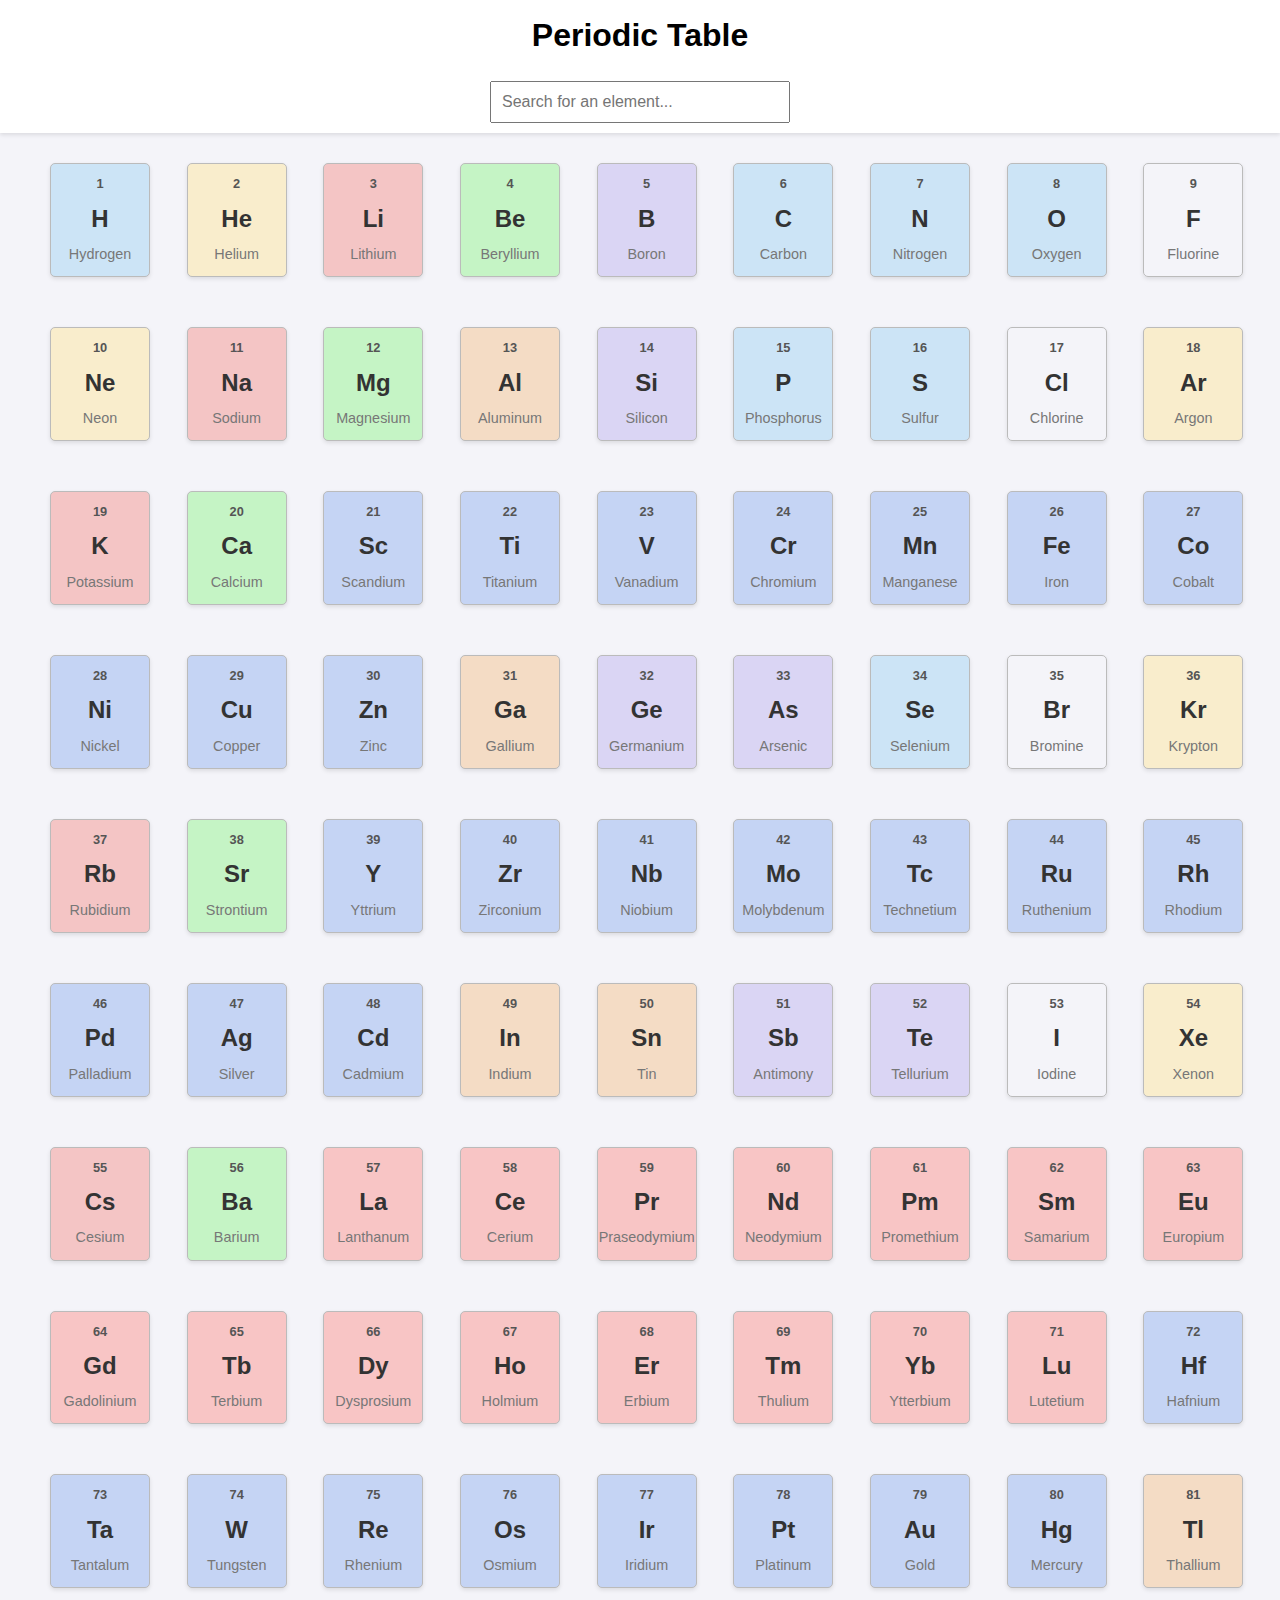
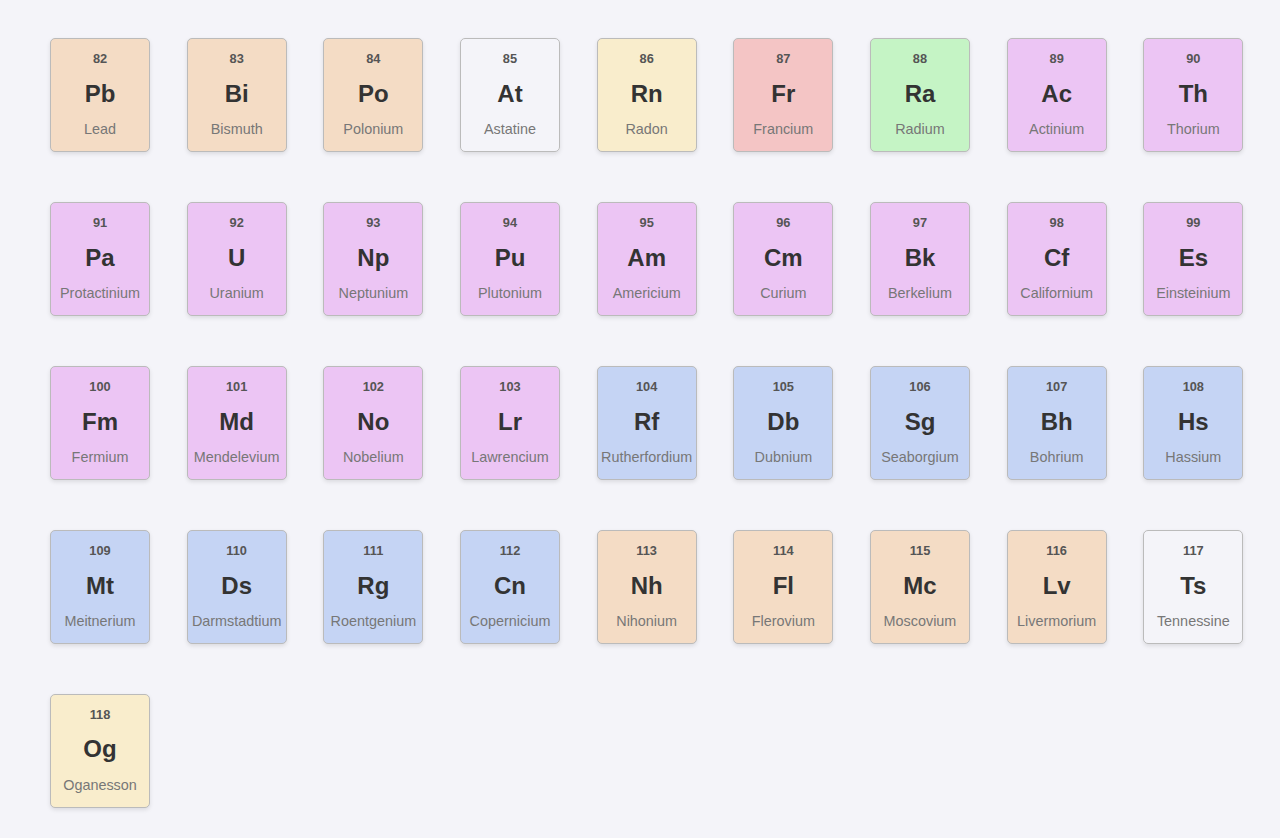
<file: homepage.html>
<!DOCTYPE html>
<html lang="en">
<head>
  <meta charset="UTF-8">
  <meta name="viewport" content="width=device-width, initial-scale=1.0">
  <title>Interactive Periodic Table</title>
  <link rel="stylesheet" href="styles.css">
</head>
<body>
  <header>
    <h1>Periodic Table</h1>
    <input type="text" id="search-bar" placeholder="Search for an element...">
  </header>

  <!-- <div id="filters">
    <h2>Filters</h2>
  
    <label for="state-filter">State of Matter:</label>
    <select id="state-filter">
      <option value="all">All</option>
      <option value="solid">Solid</option>
      <option value="liquid">Liquid</option>
      <option value="gas">Gas</option>
      <option value="unknown">Unknown</option>
    </select>
  
    <label for="category-filter">Element Category:</label>
    <select id="category-filter">
      <option value="all">All</option>
      <option value="metal">Metal</option>
      <option value="nonmetal">Nonmetal</option>
      <option value="metalloid">Metalloid</option>
    </select>
  
    <label for="group-filter">Group:</label>
    <select id="group-filter">
      <option value="all">All</option>
      <option value="1">Group 1: Alkali Metals</option>
      <option value="2">Group 2: Alkaline Earth Metals</option>
      <option value="3-12">Groups 3-12: Transition Metals</option>
      <option value="13">Group 13: Boron Group</option>
      <option value="14">Group 14: Carbon Group</option>
      <option value="15">Group 15: Nitrogen Group</option>
      <option value="16">Group 16: Chalcogens</option>
      <option value="17">Group 17: Halogens</option>
      <option value="18">Group 18: Noble Gases</option>
    </select>
  
    <label for="period-filter">Period:</label>
    <select id="period-filter">
      <option value="all">All</option>
      <option value="1">Period 1</option>
      <option value="2">Period 2</option>
      <option value="3">Period 3</option>
      <option value="4">Period 4</option>
      <option value="5">Period 5</option>
      <option value="6">Period 6</option>
      <option value="7">Period 7</option>
    </select>
  </div>   -->

  <main class="periodic-table">
    <!-- Hydrogen -->
    <div class="element" data-symbol="H" data-name="Hydrogen" data-number="1" data-category="Nonmetal">
        <span class="number">1</span>
        <span class="symbol">H</span>
        <span class="name">Hydrogen</span>
    </div>
    <!-- Helium -->
    <div class="element" data-symbol="He" data-name="Helium" data-number="2" data-category="Noble Gas">
        <span class="number">2</span>
        <span class="symbol">He</span>
        <span class="name">Helium</span>
    </div>
    <!-- Lithium -->
    <div class="element" data-symbol="Li" data-name="Lithium" data-number="3" data-category="Alkali Metal">
        <span class="number">3</span>
        <span class="symbol">Li</span>
        <span class="name">Lithium</span>
    </div>
    <!-- Beryllium -->
    <div class="element" data-symbol="Be" data-name="Beryllium" data-number="4" data-category="Alkaline Earth Metal">
        <span class="number">4</span>
        <span class="symbol">Be</span>
        <span class="name">Beryllium</span>
    </div>
    <!-- Boron -->
    <div class="element" data-symbol="B" data-name="Boron" data-number="5" data-category="Metalloid">
        <span class="number">5</span>
        <span class="symbol">B</span>
        <span class="name">Boron</span>
    </div>
    <!-- Carbon -->
    <div class="element" data-symbol="C" data-name="Carbon" data-number="6" data-category="Nonmetal">
        <span class="number">6</span>
        <span class="symbol">C</span>
        <span class="name">Carbon</span>
    </div>
    <!-- Nitrogen -->
    <div class="element" data-symbol="N" data-name="Nitrogen" data-number="7" data-category="Nonmetal">
        <span class="number">7</span>
        <span class="symbol">N</span>
        <span class="name">Nitrogen</span>
    </div>
    <!-- Oxygen -->
    <div class="element" data-symbol="O" data-name="Oxygen" data-number="8" data-category="Nonmetal">
        <span class="number">8</span>
        <span class="symbol">O</span>
        <span class="name">Oxygen</span>
    </div>
    <!-- Fluorine -->
    <div class="element" data-symbol="F" data-name="Fluorine" data-number="9" data-category="Halogen">
        <span class="number">9</span>
        <span class="symbol">F</span>
        <span class="name">Fluorine</span>
    </div>
    <!-- Neon -->
    <div class="element" data-symbol="Ne" data-name="Neon" data-number="10" data-category="Noble Gas">
        <span class="number">10</span>
        <span class="symbol">Ne</span>
        <span class="name">Neon</span>
    </div>
    <!-- Sodium -->
    <div class="element" data-symbol="Na" data-name="Sodium" data-number="11" data-category="Alkali Metal">
        <span class="number">11</span>
        <span class="symbol">Na</span>
        <span class="name">Sodium</span>
    </div>
    <!-- Magnesium -->
    <div class="element" data-symbol="Mg" data-name="Magnesium" data-number="12" data-category="Alkaline Earth Metal">
        <span class="number">12</span>
        <span class="symbol">Mg</span>
        <span class="name">Magnesium</span>
    </div>
    <!-- Aluminum -->
    <div class="element" data-symbol="Al" data-name="Aluminum" data-number="13" data-category="Post-transition Metal">
        <span class="number">13</span>
        <span class="symbol">Al</span>
        <span class="name">Aluminum</span>
    </div>
    <!-- Silicon -->
    <div class="element" data-symbol="Si" data-name="Silicon" data-number="14" data-category="Metalloid">
        <span class="number">14</span>
        <span class="symbol">Si</span>
        <span class="name">Silicon</span>
    </div>
    <!-- Phosphorus -->
    <div class="element" data-symbol="P" data-name="Phosphorus" data-number="15" data-category="Nonmetal">
        <span class="number">15</span>
        <span class="symbol">P</span>
        <span class="name">Phosphorus</span>
    </div>
    <!-- Sulfur -->
    <div class="element" data-symbol="S" data-name="Sulfur" data-number="16" data-category="Nonmetal">
        <span class="number">16</span>
        <span class="symbol">S</span>
        <span class="name">Sulfur</span>
    </div>
    <!-- Chlorine -->
    <div class="element" data-symbol="Cl" data-name="Chlorine" data-number="17" data-category="Halogen">
        <span class="number">17</span>
        <span class="symbol">Cl</span>
        <span class="name">Chlorine</span>
    </div>
    <!-- Argon -->
    <div class="element" data-symbol="Ar" data-name="Argon" data-number="18" data-category="Noble Gas">
        <span class="number">18</span>
        <span class="symbol">Ar</span>
        <span class="name">Argon</span>
    </div>
    <!-- Potassium -->
    <div class="element" data-symbol="K" data-name="Potassium" data-number="19" data-category="Alkali Metal">
        <span class="number">19</span>
        <span class="symbol">K</span>
        <span class="name">Potassium</span>
    </div>
    <!-- Calcium -->
    <div class="element" data-symbol="Ca" data-name="Calcium" data-number="20" data-category="Alkaline Earth Metal">
        <span class="number">20</span>
        <span class="symbol">Ca</span>
        <span class="name">Calcium</span>
    </div>
    <!-- Scandium to Oganesson -->
    <div class="element" data-symbol="Sc" data-name="Scandium" data-number="21" data-category="Transition Metal">
        <span class="number">21</span>
        <span class="symbol">Sc</span>
        <span class="name">Scandium</span>
    </div>
    <div class="element" data-symbol="Ti" data-name="Titanium" data-number="22" data-category="Transition Metal">
        <span class="number">22</span>
        <span class="symbol">Ti</span>
        <span class="name">Titanium</span>
    </div>
    <div class="element" data-symbol="V" data-name="Vanadium" data-number="23" data-category="Transition Metal">
        <span class="number">23</span>
        <span class="symbol">V</span>
        <span class="name">Vanadium</span>
    </div>
    <div class="element" data-symbol="Cr" data-name="Chromium" data-number="24" data-category="Transition Metal">
        <span class="number">24</span>
        <span class="symbol">Cr</span>
        <span class="name">Chromium</span>
    </div>
    <div class="element" data-symbol="Mn" data-name="Manganese" data-number="25" data-category="Transition Metal">
        <span class="number">25</span>
        <span class="symbol">Mn</span>
        <span class="name">Manganese</span>
    </div>
    <div class="element" data-symbol="Fe" data-name="Iron" data-number="26" data-category="Transition Metal">
        <span class="number">26</span>
        <span class="symbol">Fe</span>
        <span class="name">Iron</span>
    </div>
    <div class="element" data-symbol="Co" data-name="Cobalt" data-number="27" data-category="Transition Metal">
        <span class="number">27</span>
        <span class="symbol">Co</span>
        <span class="name">Cobalt</span>
    </div>
    <div class="element" data-symbol="Ni" data-name="Nickel" data-number="28" data-category="Transition Metal">
        <span class="number">28</span>
        <span class="symbol">Ni</span>
        <span class="name">Nickel</span>
    </div>
    <div class="element" data-symbol="Cu" data-name="Copper" data-number="29" data-category="Transition Metal">
        <span class="number">29</span>
        <span class="symbol">Cu</span>
        <span class="name">Copper</span>
    </div>
    <div class="element" data-symbol="Zn" data-name="Zinc" data-number="30" data-category="Transition Metal">
        <span class="number">30</span>
        <span class="symbol">Zn</span>
        <span class="name">Zinc</span>
    </div>
    <div class="element" data-symbol="Ga" data-name="Gallium" data-number="31" data-category="Post-transition Metal">
        <span class="number">31</span>
        <span class="symbol">Ga</span>
        <span class="name">Gallium</span>
    </div>
    <div class="element" data-symbol="Ge" data-name="Germanium" data-number="32" data-category="Metalloid">
        <span class="number">32</span>
        <span class="symbol">Ge</span>
        <span class="name">Germanium</span>
    </div>
    <div class="element" data-symbol="As" data-name="Arsenic" data-number="33" data-category="Metalloid">
        <span class="number">33</span>
        <span class="symbol">As</span>
        <span class="name">Arsenic</span>
    </div>
    <div class="element" data-symbol="Se" data-name="Selenium" data-number="34" data-category="Nonmetal">
        <span class="number">34</span>
        <span class="symbol">Se</span>
        <span class="name">Selenium</span>
    </div>
    <div class="element" data-symbol="Br" data-name="Bromine" data-number="35" data-category="Halogen">
        <span class="number">35</span>
        <span class="symbol">Br</span>
        <span class="name">Bromine</span>
    </div>
    <div class="element" data-symbol="Kr" data-name="Krypton" data-number="36" data-category="Noble Gas">
        <span class="number">36</span>
        <span class="symbol">Kr</span>
        <span class="name">Krypton</span>
    </div>
    <div class="element" data-symbol="Rb" data-name="Rubidium" data-number="37" data-category="Alkali Metal">
        <span class="number">37</span>
        <span class="symbol">Rb</span>
        <span class="name">Rubidium</span>
    </div>
    <div class="element" data-symbol="Sr" data-name="Strontium" data-number="38" data-category="Alkaline Earth Metal">
        <span class="number">38</span>
        <span class="symbol">Sr</span>
        <span class="name">Strontium</span>
    </div>
    <div class="element" data-symbol="Y" data-name="Yttrium" data-number="39" data-category="Transition Metal">
        <span class="number">39</span>
        <span class="symbol">Y</span>
        <span class="name">Yttrium</span>
    </div>
    <div class="element" data-symbol="Zr" data-name="Zirconium" data-number="40" data-category="Transition Metal">
    <span class="number">40</span>
    <span class="symbol">Zr</span>
    <span class="name">Zirconium</span>
    </div>
    <div class="element" data-symbol="Nb" data-name="Niobium" data-number="41" data-category="Transition Metal">
    <span class="number">41</span>
    <span class="symbol">Nb</span>
    <span class="name">Niobium</span>
    </div>
    <div class="element" data-symbol="Mo" data-name="Molybdenum" data-number="42" data-category="Transition Metal">
    <span class="number">42</span>
    <span class="symbol">Mo</span>
    <span class="name">Molybdenum</span>
    </div>
    <div class="element" data-symbol="Tc" data-name="Technetium" data-number="43" data-category="Transition Metal">
    <span class="number">43</span>
    <span class="symbol">Tc</span>
    <span class="name">Technetium</span>
    </div>
    <div class="element" data-symbol="Ru" data-name="Ruthenium" data-number="44" data-category="Transition Metal">
    <span class="number">44</span>
    <span class="symbol">Ru</span>
    <span class="name">Ruthenium</span>
    </div>
    <div class="element" data-symbol="Rh" data-name="Rhodium" data-number="45" data-category="Transition Metal">
    <span class="number">45</span>
    <span class="symbol">Rh</span>
    <span class="name">Rhodium</span>
    </div>
    <div class="element" data-symbol="Pd" data-name="Palladium" data-number="46" data-category="Transition Metal">
    <span class="number">46</span>
    <span class="symbol">Pd</span>
    <span class="name">Palladium</span>
    </div>
    <div class="element" data-symbol="Ag" data-name="Silver" data-number="47" data-category="Transition Metal">
    <span class="number">47</span>
    <span class="symbol">Ag</span>
    <span class="name">Silver</span>
    </div>
    <div class="element" data-symbol="Cd" data-name="Cadmium" data-number="48" data-category="Transition Metal">
    <span class="number">48</span>
    <span class="symbol">Cd</span>
    <span class="name">Cadmium</span>
    </div>
    <div class="element" data-symbol="In" data-name="Indium" data-number="49" data-category="Post-transition Metal">
    <span class="number">49</span>
    <span class="symbol">In</span>
    <span class="name">Indium</span>
    </div>
    <div class="element" data-symbol="Sn" data-name="Tin" data-number="50" data-category="Post-transition Metal">
    <span class="number">50</span>
    <span class="symbol">Sn</span>
    <span class="name">Tin</span>
    </div>
    <div class="element" data-symbol="Sb" data-name="Antimony" data-number="51" data-category="Metalloid">
    <span class="number">51</span>
    <span class="symbol">Sb</span>
    <span class="name">Antimony</span>
    </div>
    <div class="element" data-symbol="Te" data-name="Tellurium" data-number="52" data-category="Metalloid">
    <span class="number">52</span>
    <span class="symbol">Te</span>
    <span class="name">Tellurium</span>
    </div>
    <div class="element" data-symbol="I" data-name="Iodine" data-number="53" data-category="Halogen">
    <span class="number">53</span>
    <span class="symbol">I</span>
    <span class="name">Iodine</span>
    </div>
    <div class="element" data-symbol="Xe" data-name="Xenon" data-number="54" data-category="Noble Gas">
    <span class="number">54</span>
    <span class="symbol">Xe</span>
    <span class="name">Xenon</span>
    </div>
    <div class="element" data-symbol="Cs" data-name="Cesium" data-number="55" data-category="Alkali Metal">
    <span class="number">55</span>
    <span class="symbol">Cs</span>
    <span class="name">Cesium</span>
    </div>
    <div class="element" data-symbol="Ba" data-name="Barium" data-number="56" data-category="Alkaline Earth Metal">
    <span class="number">56</span>
    <span class="symbol">Ba</span>
    <span class="name">Barium</span>
    </div>
    <!-- Lanthanides -->
    <div class="element" data-symbol="La" data-name="Lanthanum" data-number="57" data-category="Lanthanide">
    <span class="number">57</span>
    <span class="symbol">La</span>
    <span class="name">Lanthanum</span>
    </div>
    <div class="element" data-symbol="Ce" data-name="Cerium" data-number="58" data-category="Lanthanide">
    <span class="number">58</span>
    <span class="symbol">Ce</span>
    <span class="name">Cerium</span>
    </div>
    <div class="element" data-symbol="Pr" data-name="Praseodymium" data-number="59" data-category="Lanthanide">
    <span class="number">59</span>
    <span class="symbol">Pr</span>
    <span class="name">Praseodymium</span>
    </div>
    <div class="element" data-symbol="Nd" data-name="Neodymium" data-number="60" data-category="Lanthanide">
    <span class="number">60</span>
    <span class="symbol">Nd</span>
    <span class="name">Neodymium</span>
    </div>
    <div class="element" data-symbol="Pm" data-name="Promethium" data-number="61" data-category="Lanthanide">
    <span class="number">61</span>
    <span class="symbol">Pm</span>
    <span class="name">Promethium</span>
    </div>
    <!-- Samarium -->
    <div class="element" data-symbol="Sm" data-name="Samarium" data-number="62" data-category="Lanthanide">
    <span class="number">62</span>
    <span class="symbol">Sm</span>
    <span class="name">Samarium</span>
    </div>
    <!-- Europium -->
    <div class="element" data-symbol="Eu" data-name="Europium" data-number="63" data-category="Lanthanide">
    <span class="number">63</span>
    <span class="symbol">Eu</span>
    <span class="name">Europium</span>
    </div>
    <!-- Gadolinium -->
    <div class="element" data-symbol="Gd" data-name="Gadolinium" data-number="64" data-category="Lanthanide">
    <span class="number">64</span>
    <span class="symbol">Gd</span>
    <span class="name">Gadolinium</span>
    </div>
    <!-- Terbium -->
    <div class="element" data-symbol="Tb" data-name="Terbium" data-number="65" data-category="Lanthanide">
    <span class="number">65</span>
    <span class="symbol">Tb</span>
    <span class="name">Terbium</span>
    </div>
    <!-- Dysprosium -->
    <div class="element" data-symbol="Dy" data-name="Dysprosium" data-number="66" data-category="Lanthanide">
    <span class="number">66</span>
    <span class="symbol">Dy</span>
    <span class="name">Dysprosium</span>
    </div>
    <!-- Holmium -->
    <div class="element" data-symbol="Ho" data-name="Holmium" data-number="67" data-category="Lanthanide">
    <span class="number">67</span>
    <span class="symbol">Ho</span>
    <span class="name">Holmium</span>
    </div>
    <!-- Erbium -->
    <div class="element" data-symbol="Er" data-name="Erbium" data-number="68" data-category="Lanthanide">
    <span class="number">68</span>
    <span class="symbol">Er</span>
    <span class="name">Erbium</span>
    </div>
    <!-- Thulium -->
    <div class="element" data-symbol="Tm" data-name="Thulium" data-number="69" data-category="Lanthanide">
    <span class="number">69</span>
    <span class="symbol">Tm</span>
    <span class="name">Thulium</span>
    </div>
    <!-- Ytterbium -->
    <div class="element" data-symbol="Yb" data-name="Ytterbium" data-number="70" data-category="Lanthanide">
    <span class="number">70</span>
    <span class="symbol">Yb</span>
    <span class="name">Ytterbium</span>
    </div>
    <!-- Lutetium -->
    <div class="element" data-symbol="Lu" data-name="Lutetium" data-number="71" data-category="Lanthanide">
    <span class="number">71</span>
    <span class="symbol">Lu</span>
    <span class="name">Lutetium</span>
    </div>
    <!-- Hafnium -->
    <div class="element" data-symbol="Hf" data-name="Hafnium" data-number="72" data-category="Transition Metal">
    <span class="number">72</span>
    <span class="symbol">Hf</span>
    <span class="name">Hafnium</span>
    </div>
    <!-- Tantalum -->
    <div class="element" data-symbol="Ta" data-name="Tantalum" data-number="73" data-category="Transition Metal">
    <span class="number">73</span>
    <span class="symbol">Ta</span>
    <span class="name">Tantalum</span>
    </div>
    <!-- Tungsten -->
    <div class="element" data-symbol="W" data-name="Tungsten" data-number="74" data-category="Transition Metal">
    <span class="number">74</span>
    <span class="symbol">W</span>
    <span class="name">Tungsten</span>
    </div>
    <!-- Rhenium -->
    <div class="element" data-symbol="Re" data-name="Rhenium" data-number="75" data-category="Transition Metal">
    <span class="number">75</span>
    <span class="symbol">Re</span>
    <span class="name">Rhenium</span>
    </div>
    <!-- Osmium -->
    <div class="element" data-symbol="Os" data-name="Osmium" data-number="76" data-category="Transition Metal">
    <span class="number">76</span>
    <span class="symbol">Os</span>
    <span class="name">Osmium</span>
    </div>
    <!-- Iridium -->
    <div class="element" data-symbol="Ir" data-name="Iridium" data-number="77" data-category="Transition Metal">
    <span class="number">77</span>
    <span class="symbol">Ir</span>
    <span class="name">Iridium</span>
    </div>
    <!-- Platinum -->
    <div class="element" data-symbol="Pt" data-name="Platinum" data-number="78" data-category="Transition Metal">
    <span class="number">78</span>
    <span class="symbol">Pt</span>
    <span class="name">Platinum</span>
    </div>
    <!-- Gold -->
    <div class="element" data-symbol="Au" data-name="Gold" data-number="79" data-category="Transition Metal">
    <span class="number">79</span>
    <span class="symbol">Au</span>
    <span class="name">Gold</span>
    </div>
    <!-- Mercury -->
    <div class="element" data-symbol="Hg" data-name="Mercury" data-number="80" data-category="Transition Metal">
    <span class="number">80</span>
    <span class="symbol">Hg</span>
    <span class="name">Mercury</span>
    </div>
    <!-- Thallium -->
    <div class="element" data-symbol="Tl" data-name="Thallium" data-number="81" data-category="Post-transition Metal">
    <span class="number">81</span>
    <span class="symbol">Tl</span>
    <span class="name">Thallium</span>
    </div>
    <!-- Lead -->
    <div class="element" data-symbol="Pb" data-name="Lead" data-number="82" data-category="Post-transition Metal">
    <span class="number">82</span>
    <span class="symbol">Pb</span>
    <span class="name">Lead</span>
    </div>
    <!-- Bismuth -->
    <div class="element" data-symbol="Bi" data-name="Bismuth" data-number="83" data-category="Post-transition Metal">
    <span class="number">83</span>
    <span class="symbol">Bi</span>
    <span class="name">Bismuth</span>
    </div>
    <!-- Polonium -->
    <div class="element" data-symbol="Po" data-name="Polonium" data-number="84" data-category="Post-transition Metal">
    <span class="number">84</span>
    <span class="symbol">Po</span>
    <span class="name">Polonium</span>
    </div>
    <!-- Astatine -->
    <div class="element" data-symbol="At" data-name="Astatine" data-number="85" data-category="Halogen">
    <span class="number">85</span>
    <span class="symbol">At</span>
    <span class="name">Astatine</span>
    </div>
    <!-- Radon -->
    <div class="element" data-symbol="Rn" data-name="Radon" data-number="86" data-category="Noble Gas">
    <span class="number">86</span>
    <span class="symbol">Rn</span>
    <span class="name">Radon</span>
    </div>
    <!-- Francium -->
    <div class="element" data-symbol="Fr" data-name="Francium" data-number="87" data-category="Alkali Metal">
    <span class="number">87</span>
    <span class="symbol">Fr</span>
    <span class="name">Francium</span>
    </div>
    <!-- Radium -->
    <div class="element" data-symbol="Ra" data-name="Radium" data-number="88" data-category="Alkaline Earth Metal">
    <span class="number">88</span>
    <span class="symbol">Ra</span>
    <span class="name">Radium</span>
    </div>
    <!-- Actinium -->
    <div class="element" data-symbol="Ac" data-name="Actinium" data-number="89" data-category="Actinide">
    <span class="number">89</span>
    <span class="symbol">Ac</span>
    <span class="name">Actinium</span>
    </div>
    <!-- Thorium -->
    <div class="element" data-symbol="Th" data-name="Thorium" data-number="90" data-category="Actinide">
    <span class="number">90</span>
    <span class="symbol">Th</span>
    <span class="name">Thorium</span>
    </div>
    <!-- Protactinium -->
    <div class="element" data-symbol="Pa" data-name="Protactinium" data-number="91" data-category="Actinide">
    <span class="number">91</span>
    <span class="symbol">Pa</span>
    <span class="name">Protactinium</span>
    </div>
    <!-- Uranium -->
    <div class="element" data-symbol="U" data-name="Uranium" data-number="92" data-category="Actinide">
    <span class="number">92</span>
    <span class="symbol">U</span>
    <span class="name">Uranium</span>
    </div>
    <!-- Neptunium -->
    <div class="element" data-symbol="Np" data-name="Neptunium" data-number="93" data-category="Actinide">
    <span class="number">93</span>
    <span class="symbol">Np</span>
    <span class="name">Neptunium</span>
    </div>
    <!-- Plutonium -->
    <div class="element" data-symbol="Pu" data-name="Plutonium" data-number="94" data-category="Actinide">
    <span class="number">94</span>
    <span class="symbol">Pu</span>
    <span class="name">Plutonium</span>
    </div>
    <!-- Americium -->
    <div class="element" data-symbol="Am" data-name="Americium" data-number="95" data-category="Actinide">
    <span class="number">95</span>
    <span class="symbol">Am</span>
    <span class="name">Americium</span>
    </div>
    <!-- Curium -->
    <div class="element" data-symbol="Cm" data-name="Curium" data-number="96" data-category="Actinide">
    <span class="number">96</span>
    <span class="symbol">Cm</span>
    <span class="name">Curium</span>
    </div>
    <!-- Berkelium -->
    <div class="element" data-symbol="Bk" data-name="Berkelium" data-number="97" data-category="Actinide">
    <span class="number">97</span>
    <span class="symbol">Bk</span>
    <span class="name">Berkelium</span>
    </div>
    <!-- Californium -->
    <div class="element" data-symbol="Cf" data-name="Californium" data-number="98" data-category="Actinide">
    <span class="number">98</span>
    <span class="symbol">Cf</span>
    <span class="name">Californium</span>
    </div>
    <!-- Einsteinium -->
    <div class="element" data-symbol="Es" data-name="Einsteinium" data-number="99" data-category="Actinide">
    <span class="number">99</span>
    <span class="symbol">Es</span>
    <span class="name">Einsteinium</span>
    </div>
    <!-- Fermium -->
    <div class="element" data-symbol="Fm" data-name="Fermium" data-number="100" data-category="Actinide">
    <span class="number">100</span>
    <span class="symbol">Fm</span>
    <span class="name">Fermium</span>
    </div>
    <!-- Mendelevium -->
    <div class="element" data-symbol="Md" data-name="Mendelevium" data-number="101" data-category="Actinide">
    <span class="number">101</span>
    <span class="symbol">Md</span>
    <span class="name">Mendelevium</span>
    </div>
    <!-- Nobelium -->
    <div class="element" data-symbol="No" data-name="Nobelium" data-number="102" data-category="Actinide">
    <span class="number">102</span>
    <span class="symbol">No</span>
    <span class="name">Nobelium</span>
    </div>
    <!-- Lawrencium -->
    <div class="element" data-symbol="Lr" data-name="Lawrencium" data-number="103" data-category="Actinide">
    <span class="number">103</span>
    <span class="symbol">Lr</span>
    <span class="name">Lawrencium</span>
    </div>
    <!-- Rutherfordium -->
    <div class="element" data-symbol="Rf" data-name="Rutherfordium" data-number="104" data-category="Transition Metal">
    <span class="number">104</span>
    <span class="symbol">Rf</span>
    <span class="name">Rutherfordium</span>
    </div>
    <!-- Dubnium -->
    <div class="element" data-symbol="Db" data-name="Dubnium" data-number="105" data-category="Transition Metal">
    <span class="number">105</span>
    <span class="symbol">Db</span>
    <span class="name">Dubnium</span>
    </div>
    <!-- Seaborgium -->
    <div class="element" data-symbol="Sg" data-name="Seaborgium" data-number="106" data-category="Transition Metal">
    <span class="number">106</span>
    <span class="symbol">Sg</span>
    <span class="name">Seaborgium</span>
    </div>
    <!-- Bohrium -->
    <div class="element" data-symbol="Bh" data-name="Bohrium" data-number="107" data-category="Transition Metal">
    <span class="number">107</span>
    <span class="symbol">Bh</span>
    <span class="name">Bohrium</span>
    </div>
    <!-- Hassium -->
    <div class="element" data-symbol="Hs" data-name="Hassium" data-number="108" data-category="Transition Metal">
    <span class="number">108</span>
    <span class="symbol">Hs</span>
    <span class="name">Hassium</span>
    </div>
    <!-- Meitnerium -->
    <div class="element" data-symbol="Mt" data-name="Meitnerium" data-number="109" data-category="Transition Metal">
    <span class="number">109</span>
    <span class="symbol">Mt</span>
    <span class="name">Meitnerium</span>
    </div>
    <!-- Darmstadtium -->
    <div class="element" data-symbol="Ds" data-name="Darmstadtium" data-number="110" data-category="Transition Metal">
    <span class="number">110</span>
    <span class="symbol">Ds</span>
    <span class="name">Darmstadtium</span>
    </div>
    <!-- Roentgenium -->
    <div class="element" data-symbol="Rg" data-name="Roentgenium" data-number="111" data-category="Transition Metal">
    <span class="number">111</span>
    <span class="symbol">Rg</span>
    <span class="name">Roentgenium</span>
    </div>
    <!-- Copernicium -->
    <div class="element" data-symbol="Cn" data-name="Copernicium" data-number="112" data-category="Transition Metal">
    <span class="number">112</span>
    <span class="symbol">Cn</span>
    <span class="name">Copernicium</span>
    </div>
    <!-- Nihonium -->
    <div class="element" data-symbol="Nh" data-name="Nihonium" data-number="113" data-category="Post-transition Metal">
    <span class="number">113</span>
    <span class="symbol">Nh</span>
    <span class="name">Nihonium</span>
    </div>
    <!-- Flerovium -->
    <div class="element" data-symbol="Fl" data-name="Flerovium" data-number="114" data-category="Post-transition Metal">
    <span class="number">114</span>
    <span class="symbol">Fl</span>
    <span class="name">Flerovium</span>
    </div>
    <!-- Moscovium -->
    <div class="element" data-symbol="Mc" data-name="Moscovium" data-number="115" data-category="Post-transition Metal">
    <span class="number">115</span>
    <span class="symbol">Mc</span>
    <span class="name">Moscovium</span>
    </div>
    <!-- Livermorium -->
    <div class="element" data-symbol="Lv" data-name="Livermorium" data-number="116" data-category="Post-transition Metal">
    <span class="number">116</span>
    <span class="symbol">Lv</span>
    <span class="name">Livermorium</span>
    </div>
    <!-- Tennessine -->
    <div class="element" data-symbol="Ts" data-name="Tennessine" data-number="117" data-category="Halogen">
    <span class="number">117</span>
    <span class="symbol">Ts</span>
    <span class="name">Tennessine</span>
    </div>
    <!-- Oganesson -->
    <div class="element" data-symbol="Og" data-name="Oganesson" data-number="118" data-category="Noble Gas">
    <span class="number">118</span>
    <span class="symbol">Og</span>
    <span class="name">Oganesson</span>
    </div>






    <!-- Popup for Hydrogen -->
<div class="popup" id="popup-H">
    <div class="popup-content">
      <span class="close-btn" id="close-H">&times;</span>
      <h2>Hydrogen</h2>
      <p><strong>Atomic Number:</strong> 1</p>
      <p><strong>Category:</strong> Nonmetal</p>
      <p><strong>Symbol:</strong> H</p>
      <p><strong>Atomic Weight:</strong> 1.008 u</p>
      <p><strong>Density:</strong> 0.08988 g/L</p>
      <p><strong>Melting Point:</strong> -259.16°C</p>
      <p><strong>Boiling Point:</strong> -252.87°C</p>
      <p><strong>Description:</strong> Hydrogen is the lightest and most abundant chemical element in the universe. It is essential for the formation of stars and is a key component of water.</p>
    </div>
  </div>
  
  <!-- Popup for Helium -->
  <div class="popup" id="popup-He">
    <div class="popup-content">
      <span class="close-btn" id="close-He">&times;</span>
      <h2>Helium</h2>
      <p><strong>Atomic Number:</strong> 2</p>
      <p><strong>Category:</strong> Noble Gas</p>
      <p><strong>Symbol:</strong> He</p>
      <p><strong>Atomic Weight:</strong> 4.0026 u</p>
      <p><strong>Density:</strong> 0.1786 g/L</p>
      <p><strong>Melting Point:</strong> -272.2°C</p>
      <p><strong>Boiling Point:</strong> -268.93°C</p>
      <p><strong>Description:</strong> Helium is the second lightest element in the periodic table and is used in cryogenics, medical equipment, and for filling balloons.</p>
    </div>
  </div>
  
  <!-- Popup for Lithium -->
  <div class="popup" id="popup-Li">
    <div class="popup-content">
      <span class="close-btn" id="close-Li">&times;</span>
      <h2>Lithium</h2>
      <p><strong>Atomic Number:</strong> 3</p>
      <p><strong>Category:</strong> Alkali Metal</p>
      <p><strong>Symbol:</strong> Li</p>
      <p><strong>Atomic Weight:</strong> 6.94 u</p>
      <p><strong>Density:</strong> 0.534 g/cm³</p>
      <p><strong>Melting Point:</strong> 180.54°C</p>
      <p><strong>Boiling Point:</strong> 1590°C</p>
      <p><strong>Description:</strong> Lithium is a soft, silvery-white alkali metal used in rechargeable batteries, heat-resistant glass, and lithium-based medications.</p>
    </div>
  </div>
  
  <!-- Additional popups for other elements can follow the same structure -->
  <!-- Popup for Beryllium -->
<div class="popup" id="popup-Be">
    <div class="popup-content">
      <span class="close-btn" id="close-Be">&times;</span>
      <h2>Beryllium</h2>
      <p><strong>Atomic Number:</strong> 4</p>
      <p><strong>Category:</strong> Alkaline Earth Metal</p>
      <p><strong>Symbol:</strong> Be</p>
      <p><strong>Atomic Weight:</strong> 9.0122 u</p>
      <p><strong>Density:</strong> 1.848 g/cm³</p>
      <p><strong>Melting Point:</strong> 1287°C</p>
      <p><strong>Boiling Point:</strong> 2469°C</p>
      <p><strong>Description:</strong> Beryllium is a rare, hard, strong, silvery-gray metal used as a moderator in nuclear reactors and in aerospace materials.</p>
    </div>
  </div>
  
  <!-- Popup for Boron -->
  <div class="popup" id="popup-B">
    <div class="popup-content">
      <span class="close-btn" id="close-B">&times;</span>
      <h2>Boron</h2>
      <p><strong>Atomic Number:</strong> 5</p>
      <p><strong>Category:</strong> Metalloid</p>
      <p><strong>Symbol:</strong> B</p>
      <p><strong>Atomic Weight:</strong> 10.81 u</p>
      <p><strong>Density:</strong> 2.34 g/cm³</p>
      <p><strong>Melting Point:</strong> 2076°C</p>
      <p><strong>Boiling Point:</strong> 3927°C</p>
      <p><strong>Description:</strong> Boron is a metalloid element used in fiberglass, ceramics, and as a neutron absorber in nuclear reactors.</p>
    </div>
  </div>
  
  <!-- Popup for Carbon -->
  <div class="popup" id="popup-C">
    <div class="popup-content">
      <span class="close-btn" id="close-C">&times;</span>
      <h2>Carbon</h2>
      <p><strong>Atomic Number:</strong> 6</p>
      <p><strong>Category:</strong> Nonmetal</p>
      <p><strong>Symbol:</strong> C</p>
      <p><strong>Atomic Weight:</strong> 12.011 u</p>
      <p><strong>Density:</strong> 2.267 g/cm³ (diamond)</p>
      <p><strong>Melting Point:</strong> 3915°C (diamond)</p>
      <p><strong>Boiling Point:</strong> Sublimates at 3915°C</p>
      <p><strong>Description:</strong> Carbon is a nonmetal element found in all living organisms. It is the basis for organic chemistry and exists in several forms, including graphite and diamond.</p>
    </div>
  </div>
  
  <!-- Popup for Nitrogen -->
  <div class="popup" id="popup-N">
    <div class="popup-content">
      <span class="close-btn" id="close-N">&times;</span>
      <h2>Nitrogen</h2>
      <p><strong>Atomic Number:</strong> 7</p>
      <p><strong>Category:</strong> Nonmetal</p>
      <p><strong>Symbol:</strong> N</p>
      <p><strong>Atomic Weight:</strong> 14.007 u</p>
      <p><strong>Density:</strong> 1.2506 g/L</p>
      <p><strong>Melting Point:</strong> -209.86°C</p>
      <p><strong>Boiling Point:</strong> -195.79°C</p>
      <p><strong>Description:</strong> Nitrogen is a colorless, odorless gas that makes up 78% of Earth's atmosphere. It is essential for life, forming amino acids and proteins.</p>
    </div>
  </div>
  
  <!-- Popup for Oxygen -->
  <div class="popup" id="popup-O">
    <div class="popup-content">
      <span class="close-btn" id="close-O">&times;</span>
      <h2>Oxygen</h2>
      <p><strong>Atomic Number:</strong> 8</p>
      <p><strong>Category:</strong> Nonmetal</p>
      <p><strong>Symbol:</strong> O</p>
      <p><strong>Atomic Weight:</strong> 15.999 u</p>
      <p><strong>Density:</strong> 1.429 g/L</p>
      <p><strong>Melting Point:</strong> -218.79°C</p>
      <p><strong>Boiling Point:</strong> -182.96°C</p>
      <p><strong>Description:</strong> Oxygen is essential for respiration in most living organisms and is the most abundant element in Earth's crust.</p>
    </div>
  </div>
  
  <!-- Popup for Fluorine -->
  <div class="popup" id="popup-F">
    <div class="popup-content">
      <span class="close-btn" id="close-F">&times;</span>
      <h2>Fluorine</h2>
      <p><strong>Atomic Number:</strong> 9</p>
      <p><strong>Category:</strong> Nonmetal</p>
      <p><strong>Symbol:</strong> F</p>
      <p><strong>Atomic Weight:</strong> 18.998 u</p>
      <p><strong>Density:</strong> 1.696 g/L</p>
      <p><strong>Melting Point:</strong> -219.67°C</p>
      <p><strong>Boiling Point:</strong> -188.12°C</p>
      <p><strong>Description:</strong> Fluorine is the most reactive and electronegative element. It is used in the production of Teflon and in fluoridation of water.</p>
    </div>
  </div>
  
  <!-- Popup for Neon -->
  <div class="popup" id="popup-Ne">
    <div class="popup-content">
      <span class="close-btn" id="close-Ne">&times;</span>
      <h2>Neon</h2>
      <p><strong>Atomic Number:</strong> 10</p>
      <p><strong>Category:</strong> Noble Gas</p>
      <p><strong>Symbol:</strong> Ne</p>
      <p><strong>Atomic Weight:</strong> 20.180 u</p>
      <p><strong>Density:</strong> 0.9002 g/L</p>
      <p><strong>Melting Point:</strong> -248.59°C</p>
      <p><strong>Boiling Point:</strong> -246.05°C</p>
      <p><strong>Description:</strong> Neon is a colorless, odorless noble gas used in neon signs and high-voltage indicators.</p>
    </div>
  </div>


  <!-- Popup for Sodium -->
<div class="popup" id="popup-Na">
    <div class="popup-content">
      <span class="close-btn" id="close-Na">&times;</span>
      <h2>Sodium</h2>
      <p><strong>Atomic Number:</strong> 11</p>
      <p><strong>Category:</strong> Alkali Metal</p>
      <p><strong>Symbol:</strong> Na</p>
      <p><strong>Atomic Weight:</strong> 22.990 u</p>
      <p><strong>Density:</strong> 0.968 g/cm³</p>
      <p><strong>Melting Point:</strong> 97.72°C</p>
      <p><strong>Boiling Point:</strong> 883°C</p>
      <p><strong>Description:</strong> Sodium is a soft, silvery-white, highly reactive metal used in industrial applications, such as soap-making and glass production.</p>
    </div>
  </div>
  
  <!-- Popup for Magnesium -->
  <div class="popup" id="popup-Mg">
    <div class="popup-content">
      <span class="close-btn" id="close-Mg">&times;</span>
      <h2>Magnesium</h2>
      <p><strong>Atomic Number:</strong> 12</p>
      <p><strong>Category:</strong> Alkaline Earth Metal</p>
      <p><strong>Symbol:</strong> Mg</p>
      <p><strong>Atomic Weight:</strong> 24.305 u</p>
      <p><strong>Density:</strong> 1.738 g/cm³</p>
      <p><strong>Melting Point:</strong> 650°C</p>
      <p><strong>Boiling Point:</strong> 1090°C</p>
      <p><strong>Description:</strong> Magnesium is a light, silvery-white metal used in manufacturing aluminum alloys, and in the production of fireworks and flares.</p>
    </div>
  </div>
  
  <!-- Popup for Aluminum -->
  <div class="popup" id="popup-Al">
    <div class="popup-content">
      <span class="close-btn" id="close-Al">&times;</span>
      <h2>Aluminum</h2>
      <p><strong>Atomic Number:</strong> 13</p>
      <p><strong>Category:</strong> Metal</p>
      <p><strong>Symbol:</strong> Al</p>
      <p><strong>Atomic Weight:</strong> 26.982 u</p>
      <p><strong>Density:</strong> 2.70 g/cm³</p>
      <p><strong>Melting Point:</strong> 660.3°C</p>
      <p><strong>Boiling Point:</strong> 2470°C</p>
      <p><strong>Description:</strong> Aluminum is a lightweight, silvery metal widely used in the manufacture of aircraft, packaging, and kitchenware.</p>
    </div>
  </div>
  
  <!-- Popup for Silicon -->
  <div class="popup" id="popup-Si">
    <div class="popup-content">
      <span class="close-btn" id="close-Si">&times;</span>
      <h2>Silicon</h2>
      <p><strong>Atomic Number:</strong> 14</p>
      <p><strong>Category:</strong> Metalloid</p>
      <p><strong>Symbol:</strong> Si</p>
      <p><strong>Atomic Weight:</strong> 28.085 u</p>
      <p><strong>Density:</strong> 2.33 g/cm³</p>
      <p><strong>Melting Point:</strong> 1414°C</p>
      <p><strong>Boiling Point:</strong> 2900°C</p>
      <p><strong>Description:</strong> Silicon is widely used in the electronics industry for making semiconductors, and in the manufacturing of solar cells.</p>
    </div>
  </div>
  
  <!-- Popup for Phosphorus -->
  <div class="popup" id="popup-P">
    <div class="popup-content">
      <span class="close-btn" id="close-P">&times;</span>
      <h2>Phosphorus</h2>
      <p><strong>Atomic Number:</strong> 15</p>
      <p><strong>Category:</strong> Nonmetal</p>
      <p><strong>Symbol:</strong> P</p>
      <p><strong>Atomic Weight:</strong> 30.974 u</p>
      <p><strong>Density:</strong> 1.823 g/cm³</p>
      <p><strong>Melting Point:</strong> 44.2°C</p>
      <p><strong>Boiling Point:</strong> 280°C</p>
      <p><strong>Description:</strong> Phosphorus is used in fertilizers, detergents, and matches. It exists in white, red, and black forms.</p>
    </div>
  </div>
  
  <!-- Popup for Sulfur -->
  <div class="popup" id="popup-S">
    <div class="popup-content">
      <span class="close-btn" id="close-S">&times;</span>
      <h2>Sulfur</h2>
      <p><strong>Atomic Number:</strong> 16</p>
      <p><strong>Category:</strong> Nonmetal</p>
      <p><strong>Symbol:</strong> S</p>
      <p><strong>Atomic Weight:</strong> 32.06 u</p>
      <p><strong>Density:</strong> 2.067 g/cm³</p>
      <p><strong>Melting Point:</strong> 115.21°C</p>
      <p><strong>Boiling Point:</strong> 444.6°C</p>
      <p><strong>Description:</strong> Sulfur is a nonmetal element essential for life, primarily used in the production of sulfuric acid and in fertilizers.</p>
    </div>
  </div>
  
  <!-- Popup for Chlorine -->
  <div class="popup" id="popup-Cl">
    <div class="popup-content">
      <span class="close-btn" id="close-Cl">&times;</span>
      <h2>Chlorine</h2>
      <p><strong>Atomic Number:</strong> 17</p>
      <p><strong>Category:</strong> Nonmetal</p>
      <p><strong>Symbol:</strong> Cl</p>
      <p><strong>Atomic Weight:</strong> 35.45 u</p>
      <p><strong>Density:</strong> 3.214 g/L</p>
      <p><strong>Melting Point:</strong> -101.5°C</p>
      <p><strong>Boiling Point:</strong> -34.04°C</p>
      <p><strong>Description:</strong> Chlorine is a greenish-yellow gas used in the production of plastics, disinfectants, and pesticides.</p>
    </div>
  </div>
  
  <!-- Popup for Argon -->
  <div class="popup" id="popup-Ar">
    <div class="popup-content">
      <span class="close-btn" id="close-Ar">&times;</span>
      <h2>Argon</h2>
      <p><strong>Atomic Number:</strong> 18</p>
      <p><strong>Category:</strong> Noble Gas</p>
      <p><strong>Symbol:</strong> Ar</p>
      <p><strong>Atomic Weight:</strong> 39.948 u</p>
      <p><strong>Density:</strong> 1.784 g/L</p>
      <p><strong>Melting Point:</strong> -189.34°C</p>
      <p><strong>Boiling Point:</strong> -185.85°C</p>
      <p><strong>Description:</strong> Argon is an inert gas used in welding and as an insulator in windows and light bulbs.</p>
    </div>
  </div>
  
  <!-- Continue similar code for elements from 19 to 118 -->
  
  <!-- For example, Popup for Potassium (19) -->
  <div class="popup" id="popup-K">
    <div class="popup-content">
      <span class="close-btn" id="close-K">&times;</span>
      <h2>Potassium</h2>
      <p><strong>Atomic Number:</strong> 19</p>
      <p><strong>Category:</strong> Alkali Metal</p>
      <p><strong>Symbol:</strong> K</p>
      <p><strong>Atomic Weight:</strong> 39.098 u</p>
      <p><strong>Density:</strong> 0.862 g/cm³</p>
      <p><strong>Melting Point:</strong> 63.5°C</p>
      <p><strong>Boiling Point:</strong> 759°C</p>
      <p><strong>Description:</strong> Potassium is a highly reactive metal used in fertilizers, soap production, and in medicine.</p>
    </div>
  </div>
  
  <!-- Popup for Calcium -->
<div class="popup" id="popup-Ca">
    <div class="popup-content">
      <span class="close-btn" id="close-Ca">&times;</span>
      <h2>Calcium</h2>
      <p><strong>Atomic Number:</strong> 20</p>
      <p><strong>Category:</strong> Alkaline Earth Metal</p>
      <p><strong>Symbol:</strong> Ca</p>
      <p><strong>Atomic Weight:</strong> 40.078 u</p>
      <p><strong>Density:</strong> 1.54 g/cm³</p>
      <p><strong>Melting Point:</strong> 842°C</p>
      <p><strong>Boiling Point:</strong> 1484°C</p>
      <p><strong>Description:</strong> Calcium is a reactive metal used in construction, in cement production, and as a dietary supplement for bone health.</p>
    </div>
  </div>
  
  <!-- Popup for Scandium -->
  <div class="popup" id="popup-Sc">
    <div class="popup-content">
      <span class="close-btn" id="close-Sc">&times;</span>
      <h2>Scandium</h2>
      <p><strong>Atomic Number:</strong> 21</p>
      <p><strong>Category:</strong> Metal</p>
      <p><strong>Symbol:</strong> Sc</p>
      <p><strong>Atomic Weight:</strong> 44.956 u</p>
      <p><strong>Density:</strong> 2.985 g/cm³</p>
      <p><strong>Melting Point:</strong> 1541°C</p>
      <p><strong>Boiling Point:</strong> 2836°C</p>
      <p><strong>Description:</strong> Scandium is used in the aerospace industry and in certain aluminum alloys to improve strength and corrosion resistance.</p>
    </div>
  </div>
  
  <!-- Popup for Titanium -->
  <div class="popup" id="popup-Ti">
    <div class="popup-content">
      <span class="close-btn" id="close-Ti">&times;</span>
      <h2>Titanium</h2>
      <p><strong>Atomic Number:</strong> 22</p>
      <p><strong>Category:</strong> Metal</p>
      <p><strong>Symbol:</strong> Ti</p>
      <p><strong>Atomic Weight:</strong> 47.867 u</p>
      <p><strong>Density:</strong> 4.506 g/cm³</p>
      <p><strong>Melting Point:</strong> 1668°C</p>
      <p><strong>Boiling Point:</strong> 3287°C</p>
      <p><strong>Description:</strong> Titanium is a strong, lightweight metal used in aerospace, medical devices, and sporting goods.</p>
    </div>
  </div>
  
  <!-- Popup for Vanadium -->
  <div class="popup" id="popup-V">
    <div class="popup-content">
      <span class="close-btn" id="close-V">&times;</span>
      <h2>Vanadium</h2>
      <p><strong>Atomic Number:</strong> 23</p>
      <p><strong>Category:</strong> Metal</p>
      <p><strong>Symbol:</strong> V</p>
      <p><strong>Atomic Weight:</strong> 50.942 u</p>
      <p><strong>Density:</strong> 6.11 g/cm³</p>
      <p><strong>Melting Point:</strong> 1910°C</p>
      <p><strong>Boiling Point:</strong> 3380°C</p>
      <p><strong>Description:</strong> Vanadium is used in the production of high-strength steel and alloys for the automotive and aerospace industries.</p>
    </div>
  </div>
  
  <!-- Popup for Chromium -->
  <div class="popup" id="popup-Cr">
    <div class="popup-content">
      <span class="close-btn" id="close-Cr">&times;</span>
      <h2>Chromium</h2>
      <p><strong>Atomic Number:</strong> 24</p>
      <p><strong>Category:</strong> Metal</p>
      <p><strong>Symbol:</strong> Cr</p>
      <p><strong>Atomic Weight:</strong> 52.00 u</p>
      <p><strong>Density:</strong> 7.19 g/cm³</p>
      <p><strong>Melting Point:</strong> 1907°C</p>
      <p><strong>Boiling Point:</strong> 2671°C</p>
      <p><strong>Description:</strong> Chromium is used for plating steel and in producing stainless steel and other alloys for industrial applications.</p>
    </div>
  </div>
  
  <!-- Popup for Manganese -->
  <div class="popup" id="popup-Mn">
    <div class="popup-content">
      <span class="close-btn" id="close-Mn">&times;</span>
      <h2>Manganese</h2>
      <p><strong>Atomic Number:</strong> 25</p>
      <p><strong>Category:</strong> Metal</p>
      <p><strong>Symbol:</strong> Mn</p>
      <p><strong>Atomic Weight:</strong> 54.938 u</p>
      <p><strong>Density:</strong> 7.43 g/cm³</p>
      <p><strong>Melting Point:</strong> 1244°C</p>
      <p><strong>Boiling Point:</strong> 2061°C</p>
      <p><strong>Description:</strong> Manganese is used in steel production and is a key component in batteries, fertilizers, and ceramics.</p>
    </div>
  </div>
  
  <!-- Popup for Iron -->
  <div class="popup" id="popup-Fe">
    <div class="popup-content">
      <span class="close-btn" id="close-Fe">&times;</span>
      <h2>Iron</h2>
      <p><strong>Atomic Number:</strong> 26</p>
      <p><strong>Category:</strong> Metal</p>
      <p><strong>Symbol:</strong> Fe</p>
      <p><strong>Atomic Weight:</strong> 55.845 u</p>
      <p><strong>Density:</strong> 7.87 g/cm³</p>
      <p><strong>Melting Point:</strong> 1538°C</p>
      <p><strong>Boiling Point:</strong> 2862°C</p>
      <p><strong>Description:</strong> Iron is a crucial material in construction and manufacturing, widely used in the production of steel and various alloys.</p>
    </div>
  </div>
  
  <!-- Popup for Cobalt -->
  <div class="popup" id="popup-Co">
    <div class="popup-content">
      <span class="close-btn" id="close-Co">&times;</span>
      <h2>Cobalt</h2>
      <p><strong>Atomic Number:</strong> 27</p>
      <p><strong>Category:</strong> Metal</p>
      <p><strong>Symbol:</strong> Co</p>
      <p><strong>Atomic Weight:</strong> 58.933 u</p>
      <p><strong>Density:</strong> 8.90 g/cm³</p>
      <p><strong>Melting Point:</strong> 1495°C</p>
      <p><strong>Boiling Point:</strong> 2927°C</p>
      <p><strong>Description:</strong> Cobalt is used in the production of magnets, batteries, and alloys, as well as in cancer treatment drugs.</p>
    </div>
  </div>
  
  <!-- Popup for Nickel -->
  <div class="popup" id="popup-Ni">
    <div class="popup-content">
      <span class="close-btn" id="close-Ni">&times;</span>
      <h2>Nickel</h2>
      <p><strong>Atomic Number:</strong> 28</p>
      <p><strong>Category:</strong> Metal</p>
      <p><strong>Symbol:</strong> Ni</p>
      <p><strong>Atomic Weight:</strong> 58.693 u</p>
      <p><strong>Density:</strong> 8.908 g/cm³</p>
      <p><strong>Melting Point:</strong> 1455°C</p>
      <p><strong>Boiling Point:</strong> 2913°C</p>
      <p><strong>Description:</strong> Nickel is used in the production of stainless steel, batteries, and coins.</p>
    </div>
  </div>
  
  <!-- Popup for Copper -->
  <div class="popup" id="popup-Cu">
    <div class="popup-content">
      <span class="close-btn" id="close-Cu">&times;</span>
      <h2>Copper</h2>
      <p><strong>Atomic Number:</strong> 29</p>
      <p><strong>Category:</strong> Metal</p>
      <p><strong>Symbol:</strong> Cu</p>
      <p><strong>Atomic Weight:</strong> 63.546 u</p>
      <p><strong>Density:</strong> 8.96 g/cm³</p>
      <p><strong>Melting Point:</strong> 1084.62°C</p>
      <p><strong>Boiling Point:</strong> 2562°C</p>
      <p><strong>Description:</strong> Copper is widely used in electrical wiring, plumbing, and in the production of alloys such as bronze and brass.</p>
    </div>
  </div>
  
  <!-- Popup for Zinc -->
  <div class="popup" id="popup-Zn">
    <div class="popup-content">
      <span class="close-btn" id="close-Zn">&times;</span>
      <h2>Zinc</h2>
      <p><strong>Atomic Number:</strong> 30</p>
      <p><strong>Category:</strong> Metal</p>
      <p><strong>Symbol:</strong> Zn</p>
      <p><strong>Atomic Weight:</strong> 65.38 u</p>
      <p><strong>Density:</strong> 7.14 g/cm³</p>
      <p><strong>Melting Point:</strong> 419.58°C</p>
      <p><strong>Boiling Point:</strong> 907°C</p>
      <p><strong>Description:</strong> Zinc is primarily used for galvanizing iron to prevent rusting and in the production of batteries and alloys.</p>
    </div>
  </div>
  
  <!-- Popup for Gallium -->
  <div class="popup" id="popup-Ga">
    <div class="popup-content">
      <span class="close-btn" id="close-Ga">&times;</span>
      <h2>Gallium</h2>
      <p><strong>Atomic Number:</strong> 31</p>
      <p><strong>Category:</strong> Metalloid</p>
      <p><strong>Symbol:</strong> Ga</p>
      <p><strong>Atomic Weight:</strong> 69.723 u</p>
      <p><strong>Density:</strong> 5.91 g/cm³</p>
      <p><strong>Melting Point:</strong> 29.76°C</p>
      <p><strong>Boiling Point:</strong> 2204°C</p>
      <p><strong>Description:</strong> Gallium is used in semiconductors, LED lights, and solar cells.</p>
    </div>
  </div>
  
  <!-- Continue this pattern for elements 32 to 40 -->

  <!-- Popup for Germanium -->
<div class="popup" id="popup-Ge">
    <div class="popup-content">
      <span class="close-btn" id="close-Ge">&times;</span>
      <h2>Germanium</h2>
      <p><strong>Atomic Number:</strong> 32</p>
      <p><strong>Category:</strong> Metalloid</p>
      <p><strong>Symbol:</strong> Ge</p>
      <p><strong>Atomic Weight:</strong> 72.63 u</p>
      <p><strong>Density:</strong> 5.323 g/cm³</p>
      <p><strong>Melting Point:</strong> 938.3°C</p>
      <p><strong>Boiling Point:</strong> 2833°C</p>
      <p><strong>Description:</strong> Germanium is used in semiconductors and fiber optics, and in infrared optics for cameras.</p>
    </div>
  </div>
  
  <!-- Popup for Arsenic -->
  <div class="popup" id="popup-As">
    <div class="popup-content">
      <span class="close-btn" id="close-As">&times;</span>
      <h2>Arsenic</h2>
      <p><strong>Atomic Number:</strong> 33</p>
      <p><strong>Category:</strong> Metalloid</p>
      <p><strong>Symbol:</strong> As</p>
      <p><strong>Atomic Weight:</strong> 74.922 u</p>
      <p><strong>Density:</strong> 5.727 g/cm³</p>
      <p><strong>Melting Point:</strong> 817°C</p>
      <p><strong>Boiling Point:</strong> 613°C</p>
      <p><strong>Description:</strong> Arsenic is used in semiconductors, pesticides, and glass manufacturing.</p>
    </div>
  </div>
  
  <!-- Popup for Selenium -->
  <div class="popup" id="popup-Se">
    <div class="popup-content">
      <span class="close-btn" id="close-Se">&times;</span>
      <h2>Selenium</h2>
      <p><strong>Atomic Number:</strong> 34</p>
      <p><strong>Category:</strong> Nonmetal</p>
      <p><strong>Symbol:</strong> Se</p>
      <p><strong>Atomic Weight:</strong> 78.971 u</p>
      <p><strong>Density:</strong> 4.809 g/cm³</p>
      <p><strong>Melting Point:</strong> 221°C</p>
      <p><strong>Boiling Point:</strong> 685°C</p>
      <p><strong>Description:</strong> Selenium is used in electronics, solar cells, and as a dietary supplement.</p>
    </div>
  </div>
  
  <!-- Popup for Bromine -->
  <div class="popup" id="popup-Br">
    <div class="popup-content">
      <span class="close-btn" id="close-Br">&times;</span>
      <h2>Bromine</h2>
      <p><strong>Atomic Number:</strong> 35</p>
      <p><strong>Category:</strong> Nonmetal</p>
      <p><strong>Symbol:</strong> Br</p>
      <p><strong>Atomic Weight:</strong> 79.904 u</p>
      <p><strong>Density:</strong> 3.1028 g/cm³</p>
      <p><strong>Melting Point:</strong> -7.2°C</p>
      <p><strong>Boiling Point:</strong> 58.8°C</p>
      <p><strong>Description:</strong> Bromine is used in flame retardants, in water treatment, and as an antiseptic.</p>
    </div>
  </div>
  
  <!-- Popup for Krypton -->
  <div class="popup" id="popup-Kr">
    <div class="popup-content">
      <span class="close-btn" id="close-Kr">&times;</span>
      <h2>Krypton</h2>
      <p><strong>Atomic Number:</strong> 36</p>
      <p><strong>Category:</strong> Noble Gas</p>
      <p><strong>Symbol:</strong> Kr</p>
      <p><strong>Atomic Weight:</strong> 83.798 u</p>
      <p><strong>Density:</strong> 3.749 g/cm³</p>
      <p><strong>Melting Point:</strong> -157.36°C</p>
      <p><strong>Boiling Point:</strong> -153.22°C</p>
      <p><strong>Description:</strong> Krypton is used in high-performance light bulbs, photography, and in the production of certain lasers.</p>
    </div>
  </div>
  
  <!-- Popup for Rubidium -->
  <div class="popup" id="popup-Rb">
    <div class="popup-content">
      <span class="close-btn" id="close-Rb">&times;</span>
      <h2>Rubidium</h2>
      <p><strong>Atomic Number:</strong> 37</p>
      <p><strong>Category:</strong> Alkali Metal</p>
      <p><strong>Symbol:</strong> Rb</p>
      <p><strong>Atomic Weight:</strong> 85.468 u</p>
      <p><strong>Density:</strong> 1.532 g/cm³</p>
      <p><strong>Melting Point:</strong> 39.3°C</p>
      <p><strong>Boiling Point:</strong> 688°C</p>
      <p><strong>Description:</strong> Rubidium is used in research, in atomic clocks, and in making special glasses.</p>
    </div>
  </div>
  
  <!-- Popup for Strontium -->
  <div class="popup" id="popup-Sr">
    <div class="popup-content">
      <span class="close-btn" id="close-Sr">&times;</span>
      <h2>Strontium</h2>
      <p><strong>Atomic Number:</strong> 38</p>
      <p><strong>Category:</strong> Alkaline Earth Metal</p>
      <p><strong>Symbol:</strong> Sr</p>
      <p><strong>Atomic Weight:</strong> 87.62 u</p>
      <p><strong>Density:</strong> 2.64 g/cm³</p>
      <p><strong>Melting Point:</strong> 777°C</p>
      <p><strong>Boiling Point:</strong> 1382°C</p>
      <p><strong>Description:</strong> Strontium is used in fireworks, magnets, and in the production of ferrite ceramics.</p>
    </div>
  </div>
  
  <!-- Popup for Yttrium -->
  <div class="popup" id="popup-Y">
    <div class="popup-content">
      <span class="close-btn" id="close-Y">&times;</span>
      <h2>Yttrium</h2>
      <p><strong>Atomic Number:</strong> 39</p>
      <p><strong>Category:</strong> Metal</p>
      <p><strong>Symbol:</strong> Y</p>
      <p><strong>Atomic Weight:</strong> 88.906 u</p>
      <p><strong>Density:</strong> 4.469 g/cm³</p>
      <p><strong>Melting Point:</strong> 1526°C</p>
      <p><strong>Boiling Point:</strong> 3337°C</p>
      <p><strong>Description:</strong> Yttrium is used in the production of superconductors, LEDs, and in cancer treatment drugs.</p>
    </div>
  </div>
  
  <!-- Popup for Zirconium -->
  <div class="popup" id="popup-Zr">
    <div class="popup-content">
      <span class="close-btn" id="close-Zr">&times;</span>
      <h2>Zirconium</h2>
      <p><strong>Atomic Number:</strong> 40</p>
      <p><strong>Category:</strong> Metal</p>
      <p><strong>Symbol:</strong> Zr</p>
      <p><strong>Atomic Weight:</strong> 91.224 u</p>
      <p><strong>Density:</strong> 6.52 g/cm³</p>
      <p><strong>Melting Point:</strong> 1855°C</p>
      <p><strong>Boiling Point:</strong> 4377°C</p>
      <p><strong>Description:</strong> Zirconium is used in nuclear reactors, in dental materials, and as a refractory material in high-temperature applications.</p>
    </div>
  </div>

  <!-- Popup for Niobium -->
<div class="popup" id="popup-Nb">
    <div class="popup-content">
      <span class="close-btn" id="close-Nb">&times;</span>
      <h2>Niobium</h2>
      <p><strong>Atomic Number:</strong> 41</p>
      <p><strong>Category:</strong> Metal</p>
      <p><strong>Symbol:</strong> Nb</p>
      <p><strong>Atomic Weight:</strong> 92.906 u</p>
      <p><strong>Density:</strong> 8.57 g/cm³</p>
      <p><strong>Melting Point:</strong> 2477°C</p>
      <p><strong>Boiling Point:</strong> 4744°C</p>
      <p><strong>Description:</strong> Niobium is used in superconducting magnets, nuclear reactors, and in the aerospace industry.</p>
    </div>
  </div>
  
  <!-- Popup for Molybdenum -->
  <div class="popup" id="popup-Mo">
    <div class="popup-content">
      <span class="close-btn" id="close-Mo">&times;</span>
      <h2>Molybdenum</h2>
      <p><strong>Atomic Number:</strong> 42</p>
      <p><strong>Category:</strong> Metal</p>
      <p><strong>Symbol:</strong> Mo</p>
      <p><strong>Atomic Weight:</strong> 95.95 u</p>
      <p><strong>Density:</strong> 10.28 g/cm³</p>
      <p><strong>Melting Point:</strong> 2623°C</p>
      <p><strong>Boiling Point:</strong> 4639°C</p>
      <p><strong>Description:</strong> Molybdenum is used in steel alloys, in electrical contacts, and in filaments for light bulbs.</p>
    </div>
  </div>
  
  <!-- Popup for Technetium -->
  <div class="popup" id="popup-Tc">
    <div class="popup-content">
      <span class="close-btn" id="close-Tc">&times;</span>
      <h2>Technetium</h2>
      <p><strong>Atomic Number:</strong> 43</p>
      <p><strong>Category:</strong> Metal</p>
      <p><strong>Symbol:</strong> Tc</p>
      <p><strong>Atomic Weight:</strong> 98 u</p>
      <p><strong>Density:</strong> 11 g/cm³</p>
      <p><strong>Melting Point:</strong> 2157°C</p>
      <p><strong>Boiling Point:</strong> 4265°C</p>
      <p><strong>Description:</strong> Technetium is used in medical imaging, radiotherapy, and as a catalyst in chemical reactions.</p>
    </div>
  </div>
  
  <!-- Popup for Ruthenium -->
  <div class="popup" id="popup-Ru">
    <div class="popup-content">
      <span class="close-btn" id="close-Ru">&times;</span>
      <h2>Ruthenium</h2>
      <p><strong>Atomic Number:</strong> 44</p>
      <p><strong>Category:</strong> Metal</p>
      <p><strong>Symbol:</strong> Ru</p>
      <p><strong>Atomic Weight:</strong> 101.07 u</p>
      <p><strong>Density:</strong> 12.37 g/cm³</p>
      <p><strong>Melting Point:</strong> 2334°C</p>
      <p><strong>Boiling Point:</strong> 4150°C</p>
      <p><strong>Description:</strong> Ruthenium is used in electrical contacts, thermocouples, and in jewelry.</p>
    </div>
  </div>
  
  <!-- Popup for Rhodium -->
  <div class="popup" id="popup-Rh">
    <div class="popup-content">
      <span class="close-btn" id="close-Rh">&times;</span>
      <h2>Rhodium</h2>
      <p><strong>Atomic Number:</strong> 45</p>
      <p><strong>Category:</strong> Metal</p>
      <p><strong>Symbol:</strong> Rh</p>
      <p><strong>Atomic Weight:</strong> 102.91 u</p>
      <p><strong>Density:</strong> 12.41 g/cm³</p>
      <p><strong>Melting Point:</strong> 1964°C</p>
      <p><strong>Boiling Point:</strong> 3695°C</p>
      <p><strong>Description:</strong> Rhodium is used in catalytic converters, in jewelry, and as a coating for optical instruments.</p>
    </div>
  </div>
  
  <!-- Popup for Palladium -->
  <div class="popup" id="popup-Pd">
    <div class="popup-content">
      <span class="close-btn" id="close-Pd">&times;</span>
      <h2>Palladium</h2>
      <p><strong>Atomic Number:</strong> 46</p>
      <p><strong>Category:</strong> Metal</p>
      <p><strong>Symbol:</strong> Pd</p>
      <p><strong>Atomic Weight:</strong> 106.42 u</p>
      <p><strong>Density:</strong> 12.02 g/cm³</p>
      <p><strong>Melting Point:</strong> 1554°C</p>
      <p><strong>Boiling Point:</strong> 2963°C</p>
      <p><strong>Description:</strong> Palladium is used in catalytic converters, hydrogen storage, and in electronics.</p>
    </div>
  </div>
  
  <!-- Popup for Silver -->
  <div class="popup" id="popup-Ag">
    <div class="popup-content">
      <span class="close-btn" id="close-Ag">&times;</span>
      <h2>Silver</h2>
      <p><strong>Atomic Number:</strong> 47</p>
      <p><strong>Category:</strong> Metal</p>
      <p><strong>Symbol:</strong> Ag</p>
      <p><strong>Atomic Weight:</strong> 107.87 u</p>
      <p><strong>Density:</strong> 10.49 g/cm³</p>
      <p><strong>Melting Point:</strong> 961.8°C</p>
      <p><strong>Boiling Point:</strong> 2162°C</p>
      <p><strong>Description:</strong> Silver is used in jewelry, silverware, and as a conductor in electronics.</p>
    </div>
  </div>
  
  <!-- Popup for Cadmium -->
  <div class="popup" id="popup-Cd">
    <div class="popup-content">
      <span class="close-btn" id="close-Cd">&times;</span>
      <h2>Cadmium</h2>
      <p><strong>Atomic Number:</strong> 48</p>
      <p><strong>Category:</strong> Metal</p>
      <p><strong>Symbol:</strong> Cd</p>
      <p><strong>Atomic Weight:</strong> 112.41 u</p>
      <p><strong>Density:</strong> 8.65 g/cm³</p>
      <p><strong>Melting Point:</strong> 321.07°C</p>
      <p><strong>Boiling Point:</strong> 767°C</p>
      <p><strong>Description:</strong> Cadmium is used in rechargeable batteries, electroplating, and in pigments.</p>
    </div>
  </div>
  
  <!-- Popup for Indium -->
  <div class="popup" id="popup-In">
    <div class="popup-content">
      <span class="close-btn" id="close-In">&times;</span>
      <h2>Indium</h2>
      <p><strong>Atomic Number:</strong> 49</p>
      <p><strong>Category:</strong> Metal</p>
      <p><strong>Symbol:</strong> In</p>
      <p><strong>Atomic Weight:</strong> 114.82 u</p>
      <p><strong>Density:</strong> 7.31 g/cm³</p>
      <p><strong>Melting Point:</strong> 156.6°C</p>
      <p><strong>Boiling Point:</strong> 2072°C</p>
      <p><strong>Description:</strong> Indium is used in electronics, semiconductors, and solar cells.</p>
    </div>
  </div>
  
  <!-- Popup for Tin -->
  <div class="popup" id="popup-Sn">
    <div class="popup-content">
      <span class="close-btn" id="close-Sn">&times;</span>
      <h2>Tin</h2>
      <p><strong>Atomic Number:</strong> 50</p>
      <p><strong>Category:</strong> Metal</p>
      <p><strong>Symbol:</strong> Sn</p>
      <p><strong>Atomic Weight:</strong> 118.71 u</p>
      <p><strong>Density:</strong> 7.31 g/cm³</p>
      <p><strong>Melting Point:</strong> 231.93°C</p>
      <p><strong>Boiling Point:</strong> 2602°C</p>
      <p><strong>Description:</strong> Tin is used in alloys, soldering, and as a coating for other metals.</p>
    </div>
  </div>
  
  <!-- Popup for Antimony -->
  <div class="popup" id="popup-Sb">
    <div class="popup-content">
      <span class="close-btn" id="close-Sb">&times;</span>
      <h2>Antimony</h2>
      <p><strong>Atomic Number:</strong> 51</p>
      <p><strong>Category:</strong> Metalloid</p>
      <p><strong>Symbol:</strong> Sb</p>
      <p><strong>Atomic Weight:</strong> 121.76 u</p>
      <p><strong>Density:</strong> 6.697 g/cm³</p>
      <p><strong>Melting Point:</strong> 630.63°C</p>
      <p><strong>Boiling Point:</strong> 1587°C</p>
      <p><strong>Description:</strong> Antimony is used in flame retardants, semiconductors, and lead alloys.</p>
    </div>
  </div>
  
  <!-- Popup for Tellurium -->
  <div class="popup" id="popup-Te">
    <div class="popup-content">
      <span class="close-btn" id="close-Te">&times;</span>
      <h2>Tellurium</h2>
      <p><strong>Atomic Number:</strong> 52</p>
      <p><strong>Category:</strong> Metalloid</p>
      <p><strong>Symbol:</strong> Te</p>
      <p><strong>Atomic Weight:</strong> 127.60 u</p>
      <p><strong>Density:</strong> 6.24 g/cm³</p>
      <p><strong>Melting Point:</strong> 452°C</p>
      <p><strong>Boiling Point:</strong> 988°C</p>
      <p><strong>Description:</strong> Tellurium is used in solar cells, in thermoelectric devices, and in alloys.</p>
    </div>
  </div>
  
  <!-- Popup for Iodine -->
  <div class="popup" id="popup-I">
    <div class="popup-content">
      <span class="close-btn" id="close-I">&times;</span>
      <h2>Iodine</h2>
      <p><strong>Atomic Number:</strong> 53</p>
      <p><strong>Category:</strong> Nonmetal</p>
      <p><strong>Symbol:</strong> I</p>
      <p><strong>Atomic Weight:</strong> 126.90 u</p>
      <p><strong>Density:</strong> 4.933 g/cm³</p>
      <p><strong>Melting Point:</strong> 113.7°C</p>
      <p><strong>Boiling Point:</strong> 184.3°C</p>
      <p><strong>Description:</strong> Iodine is used in medical applications, in disinfectants, and in the production of iodine compounds.</p>
    </div>
  </div>

  <!-- Popup for Xenon -->
<div class="popup" id="popup-Xe">
    <div class="popup-content">
      <span class="close-btn" id="close-Xe">&times;</span>
      <h2>Xenon</h2>
      <p><strong>Atomic Number:</strong> 54</p>
      <p><strong>Category:</strong> Noble Gas</p>
      <p><strong>Symbol:</strong> Xe</p>
      <p><strong>Atomic Weight:</strong> 131.29 u</p>
      <p><strong>Density:</strong> 5.894 g/cm³</p>
      <p><strong>Melting Point:</strong> -111.8°C</p>
      <p><strong>Boiling Point:</strong> -108.1°C</p>
      <p><strong>Description:</strong> Xenon is used in lighting, anesthesia, and in specialized imaging techniques.</p>
    </div>
  </div>
  
  <!-- Popup for Cesium -->
  <div class="popup" id="popup-Cs">
    <div class="popup-content">
      <span class="close-btn" id="close-Cs">&times;</span>
      <h2>Cesium</h2>
      <p><strong>Atomic Number:</strong> 55</p>
      <p><strong>Category:</strong> Alkali Metal</p>
      <p><strong>Symbol:</strong> Cs</p>
      <p><strong>Atomic Weight:</strong> 132.91 u</p>
      <p><strong>Density:</strong> 1.93 g/cm³</p>
      <p><strong>Melting Point:</strong> 28.44°C</p>
      <p><strong>Boiling Point:</strong> 671°C</p>
      <p><strong>Description:</strong> Cesium is used in atomic clocks, in oil drilling, and in research.</p>
    </div>
  </div>
  
  <!-- Popup for Barium -->
  <div class="popup" id="popup-Ba">
    <div class="popup-content">
      <span class="close-btn" id="close-Ba">&times;</span>
      <h2>Barium</h2>
      <p><strong>Atomic Number:</strong> 56</p>
      <p><strong>Category:</strong> Alkaline Earth Metal</p>
      <p><strong>Symbol:</strong> Ba</p>
      <p><strong>Atomic Weight:</strong> 137.33 u</p>
      <p><strong>Density:</strong> 3.62 g/cm³</p>
      <p><strong>Melting Point:</strong> 727°C</p>
      <p><strong>Boiling Point:</strong> 1640°C</p>
      <p><strong>Description:</strong> Barium is used in fireworks, drilling fluids, and in radiology as a contrast medium.</p>
    </div>
  </div>
  
  <!-- Popup for Lanthanum -->
  <div class="popup" id="popup-La">
    <div class="popup-content">
      <span class="close-btn" id="close-La">&times;</span>
      <h2>Lanthanum</h2>
      <p><strong>Atomic Number:</strong> 57</p>
      <p><strong>Category:</strong> Lanthanide</p>
      <p><strong>Symbol:</strong> La</p>
      <p><strong>Atomic Weight:</strong> 138.91 u</p>
      <p><strong>Density:</strong> 6.15 g/cm³</p>
      <p><strong>Melting Point:</strong> 920°C</p>
      <p><strong>Boiling Point:</strong> 3469°C</p>
      <p><strong>Description:</strong> Lanthanum is used in catalysts, hydrogen storage, and in camera lenses.</p>
    </div>
  </div>
  
  <!-- Popup for Cerium -->
  <div class="popup" id="popup-Ce">
    <div class="popup-content">
      <span class="close-btn" id="close-Ce">&times;</span>
      <h2>Cerium</h2>
      <p><strong>Atomic Number:</strong> 58</p>
      <p><strong>Category:</strong> Lanthanide</p>
      <p><strong>Symbol:</strong> Ce</p>
      <p><strong>Atomic Weight:</strong> 140.12 u</p>
      <p><strong>Density:</strong> 6.77 g/cm³</p>
      <p><strong>Melting Point:</strong> 798°C</p>
      <p><strong>Boiling Point:</strong> 3257°C</p>
      <p><strong>Description:</strong> Cerium is used in catalysts, in self-cleaning ovens, and in glass polishing.</p>
    </div>
  </div>
  
  <!-- Popup for Praseodymium -->
  <div class="popup" id="popup-Pr">
    <div class="popup-content">
      <span class="close-btn" id="close-Pr">&times;</span>
      <h2>Praseodymium</h2>
      <p><strong>Atomic Number:</strong> 59</p>
      <p><strong>Category:</strong> Lanthanide</p>
      <p><strong>Symbol:</strong> Pr</p>
      <p><strong>Atomic Weight:</strong> 140.91 u</p>
      <p><strong>Density:</strong> 6.77 g/cm³</p>
      <p><strong>Melting Point:</strong> 931°C</p>
      <p><strong>Boiling Point:</strong> 3520°C</p>
      <p><strong>Description:</strong> Praseodymium is used in aircraft engines, in magnets, and in welding electrodes.</p>
    </div>
  </div>
  
  <!-- Popup for Neodymium -->
  <div class="popup" id="popup-Nd">
    <div class="popup-content">
      <span class="close-btn" id="close-Nd">&times;</span>
      <h2>Neodymium</h2>
      <p><strong>Atomic Number:</strong> 60</p>
      <p><strong>Category:</strong> Lanthanide</p>
      <p><strong>Symbol:</strong> Nd</p>
      <p><strong>Atomic Weight:</strong> 144.24 u</p>
      <p><strong>Density:</strong> 7.01 g/cm³</p>
      <p><strong>Melting Point:</strong> 1021°C</p>
      <p><strong>Boiling Point:</strong> 3074°C</p>
      <p><strong>Description:</strong> Neodymium is used in strong magnets, lasers, and in the production of glass and ceramics.</p>
    </div>
  </div>

  <!-- Popup for Promethium -->
<div class="popup" id="popup-Pm">
    <div class="popup-content">
      <span class="close-btn" id="close-Pm">&times;</span>
      <h2>Promethium</h2>
      <p><strong>Atomic Number:</strong> 61</p>
      <p><strong>Category:</strong> Lanthanide</p>
      <p><strong>Symbol:</strong> Pm</p>
      <p><strong>Atomic Weight:</strong> 145 u</p>
      <p><strong>Density:</strong> 7.264 g/cm³</p>
      <p><strong>Melting Point:</strong> 1100°C</p>
      <p><strong>Boiling Point:</strong> 3000°C</p>
      <p><strong>Description:</strong> Promethium is a rare radioactive element used in atomic batteries and in some lighting applications.</p>
    </div>
  </div>
  
  <!-- Popup for Samarium -->
  <div class="popup" id="popup-Sm">
    <div class="popup-content">
      <span class="close-btn" id="close-Sm">&times;</span>
      <h2>Samarium</h2>
      <p><strong>Atomic Number:</strong> 62</p>
      <p><strong>Category:</strong> Lanthanide</p>
      <p><strong>Symbol:</strong> Sm</p>
      <p><strong>Atomic Weight:</strong> 150.36 u</p>
      <p><strong>Density:</strong> 7.52 g/cm³</p>
      <p><strong>Melting Point:</strong> 1074°C</p>
      <p><strong>Boiling Point:</strong> 1900°C</p>
      <p><strong>Description:</strong> Samarium is used in magnets, catalysts, and in nuclear reactors as a neutron absorber.</p>
    </div>
  </div>
  
  <!-- Popup for Europium -->
  <div class="popup" id="popup-Eu">
    <div class="popup-content">
      <span class="close-btn" id="close-Eu">&times;</span>
      <h2>Europium</h2>
      <p><strong>Atomic Number:</strong> 63</p>
      <p><strong>Category:</strong> Lanthanide</p>
      <p><strong>Symbol:</strong> Eu</p>
      <p><strong>Atomic Weight:</strong> 151.98 u</p>
      <p><strong>Density:</strong> 5.243 g/cm³</p>
      <p><strong>Melting Point:</strong> 826°C</p>
      <p><strong>Boiling Point:</strong> 1597°C</p>
      <p><strong>Description:</strong> Europium is used in phosphorescent and fluorescent applications, and in making red and blue phosphors for color television tubes.</p>
    </div>
  </div>
  
  <!-- Popup for Gadolinium -->
  <div class="popup" id="popup-Gd">
    <div class="popup-content">
      <span class="close-btn" id="close-Gd">&times;</span>
      <h2>Gadolinium</h2>
      <p><strong>Atomic Number:</strong> 64</p>
      <p><strong>Category:</strong> Lanthanide</p>
      <p><strong>Symbol:</strong> Gd</p>
      <p><strong>Atomic Weight:</strong> 157.25 u</p>
      <p><strong>Density:</strong> 7.90 g/cm³</p>
      <p><strong>Melting Point:</strong> 1313°C</p>
      <p><strong>Boiling Point:</strong> 3266°C</p>
      <p><strong>Description:</strong> Gadolinium is used in medical imaging, nuclear reactors, and in MRI contrast agents.</p>
    </div>
  </div>
  
  <!-- Popup for Terbium -->
  <div class="popup" id="popup-Tb">
    <div class="popup-content">
      <span class="close-btn" id="close-Tb">&times;</span>
      <h2>Terbium</h2>
      <p><strong>Atomic Number:</strong> 65</p>
      <p><strong>Category:</strong> Lanthanide</p>
      <p><strong>Symbol:</strong> Tb</p>
      <p><strong>Atomic Weight:</strong> 158.93 u</p>
      <p><strong>Density:</strong> 8.230 g/cm³</p>
      <p><strong>Melting Point:</strong> 1356°C</p>
      <p><strong>Boiling Point:</strong> 3230°C</p>
      <p><strong>Description:</strong> Terbium is used in phosphorescent applications, in solid-state devices, and in green phosphors for color television tubes.</p>
    </div>
  </div>
  
  <!-- Popup for Dysprosium -->
  <div class="popup" id="popup-Dy">
    <div class="popup-content">
      <span class="close-btn" id="close-Dy">&times;</span>
      <h2>Dysprosium</h2>
      <p><strong>Atomic Number:</strong> 66</p>
      <p><strong>Category:</strong> Lanthanide</p>
      <p><strong>Symbol:</strong> Dy</p>
      <p><strong>Atomic Weight:</strong> 162.50 u</p>
      <p><strong>Density:</strong> 8.550 g/cm³</p>
      <p><strong>Melting Point:</strong> 1407°C</p>
      <p><strong>Boiling Point:</strong> 2567°C</p>
      <p><strong>Description:</strong> Dysprosium is used in the production of high-performance magnets and in nuclear reactors.</p>
    </div>
  </div>
  
  <!-- Popup for Holmium -->
  <div class="popup" id="popup-Ho">
    <div class="popup-content">
      <span class="close-btn" id="close-Ho">&times;</span>
      <h2>Holmium</h2>
      <p><strong>Atomic Number:</strong> 67</p>
      <p><strong>Category:</strong> Lanthanide</p>
      <p><strong>Symbol:</strong> Ho</p>
      <p><strong>Atomic Weight:</strong> 164.93 u</p>
      <p><strong>Density:</strong> 8.795 g/cm³</p>
      <p><strong>Melting Point:</strong> 1474°C</p>
      <p><strong>Boiling Point:</strong> 2720°C</p>
      <p><strong>Description:</strong> Holmium is used in nuclear reactors, lasers, and in the production of magnetic materials.</p>
    </div>
  </div>
  
  <!-- Popup for Erbium -->
  <div class="popup" id="popup-Er">
    <div class="popup-content">
      <span class="close-btn" id="close-Er">&times;</span>
      <h2>Erbium</h2>
      <p><strong>Atomic Number:</strong> 68</p>
      <p><strong>Category:</strong> Lanthanide</p>
      <p><strong>Symbol:</strong> Er</p>
      <p><strong>Atomic Weight:</strong> 167.26 u</p>
      <p><strong>Density:</strong> 9.066 g/cm³</p>
      <p><strong>Melting Point:</strong> 1529°C</p>
      <p><strong>Boiling Point:</strong> 2863°C</p>
      <p><strong>Description:</strong> Erbium is used in fiber optics, in laser technology, and in the production of strong permanent magnets.</p>
    </div>
  </div>
  
  <!-- Popup for Thulium -->
  <div class="popup" id="popup-Tm">
    <div class="popup-content">
      <span class="close-btn" id="close-Tm">&times;</span>
      <h2>Thulium</h2>
      <p><strong>Atomic Number:</strong> 69</p>
      <p><strong>Category:</strong> Lanthanide</p>
      <p><strong>Symbol:</strong> Tm</p>
      <p><strong>Atomic Weight:</strong> 168.93 u</p>
      <p><strong>Density:</strong> 9.320 g/cm³</p>
      <p><strong>Melting Point:</strong> 1818°C</p>
      <p><strong>Boiling Point:</strong> 2223°C</p>
      <p><strong>Description:</strong> Thulium is used in X-ray equipment, lasers, and in the production of high-powered magnets.</p>
    </div>
  </div>
  
  <!-- Popup for Ytterbium -->
  <div class="popup" id="popup-Yb">
    <div class="popup-content">
      <span class="close-btn" id="close-Yb">&times;</span>
      <h2>Ytterbium</h2>
      <p><strong>Atomic Number:</strong> 70</p>
      <p><strong>Category:</strong> Lanthanide</p>
      <p><strong>Symbol:</strong> Yb</p>
      <p><strong>Atomic Weight:</strong> 173.04 u</p>
      <p><strong>Density:</strong> 6.965 g/cm³</p>
      <p><strong>Melting Point:</strong> 819°C</p>
      <p><strong>Boiling Point:</strong> 1196°C</p>
      <p><strong>Description:</strong> Ytterbium is used in lasers, in high-performance optical devices, and in steel alloys.</p>
    </div>
  </div>
  
  <!-- Popup for Lutetium -->
  <div class="popup" id="popup-Lu">
    <div class="popup-content">
      <span class="close-btn" id="close-Lu">&times;</span>
      <h2>Lutetium</h2>
      <p><strong>Atomic Number:</strong> 71</p>
      <p><strong>Category:</strong> Lanthanide</p>
      <p><strong>Symbol:</strong> Lu</p>
      <p><strong>Atomic Weight:</strong> 175.00 u</p>
      <p><strong>Density:</strong> 9.840 g/cm³</p>
      <p><strong>Melting Point:</strong> 1663°C</p>
      <p><strong>Boiling Point:</strong> 3402°C</p>
      <p><strong>Description:</strong> Lutetium is used in positron emission tomography (PET) scanners and in the production of catalysts for petroleum refining.</p>
    </div>
  </div>
  
  <!-- Popup for Hafnium -->
  <div class="popup" id="popup-Hf">
    <div class="popup-content">
      <span class="close-btn" id="close-Hf">&times;</span>
      <h2>Hafnium</h2>
      <p><strong>Atomic Number:</strong> 72</p>
      <p><strong>Category:</strong> Transition Metal</p>
      <p><strong>Symbol:</strong> Hf</p>
      <p><strong>Atomic Weight:</strong> 178.49 u</p>
      <p><strong>Density:</strong> 13.31 g/cm³</p>
      <p><strong>Melting Point:</strong> 2233°C</p>
      <p><strong>Boiling Point:</strong> 4603°C</p>
      <p><strong>Description:</strong> Hafnium is used in nuclear reactors, in aerospace technology, and in high-temperature alloys.</p>
    </div>
  </div>
  
  <!-- Popup for Tantalum -->
  <div class="popup" id="popup-Ta">
    <div class="popup-content">
      <span class="close-btn" id="close-Ta">&times;</span>
      <h2>Tantalum</h2>
      <p><strong>Atomic Number:</strong> 73</p>
      <p><strong>Category:</strong> Transition Metal</p>
      <p><strong>Symbol:</strong> Ta</p>
      <p><strong>Atomic Weight:</strong> 180.95 u</p>
      <p><strong>Density:</strong> 16.69 g/cm³</p>
      <p><strong>Melting Point:</strong> 3017°C</p>
      <p><strong>Boiling Point:</strong> 5458°C</p>
      <p><strong>Description:</strong> Tantalum is highly corrosion-resistant and is used in electronics, medical implants, and aerospace applications.</p>
    </div>
  </div>
  
  <!-- Popup for Tungsten -->
  <div class="popup" id="popup-W">
    <div class="popup-content">
      <span class="close-btn" id="close-W">&times;</span>
      <h2>Tungsten</h2>
      <p><strong>Atomic Number:</strong> 74</p>
      <p><strong>Category:</strong> Transition Metal</p>
      <p><strong>Symbol:</strong> W</p>
      <p><strong>Atomic Weight:</strong> 183.84 u</p>
      <p><strong>Density:</strong> 19.25 g/cm³</p>
      <p><strong>Melting Point:</strong> 3422°C</p>
      <p><strong>Boiling Point:</strong> 5555°C</p>
      <p><strong>Description:</strong> Tungsten is known for its high melting point and is used in lightbulb filaments, welding electrodes, and military applications.</p>
    </div>
  </div>
  
  <!-- Popup for Rhenium -->
  <div class="popup" id="popup-Re">
    <div class="popup-content">
      <span class="close-btn" id="close-Re">&times;</span>
      <h2>Rhenium</h2>
      <p><strong>Atomic Number:</strong> 75</p>
      <p><strong>Category:</strong> Transition Metal</p>
      <p><strong>Symbol:</strong> Re</p>
      <p><strong>Atomic Weight:</strong> 186.21 u</p>
      <p><strong>Density:</strong> 21.02 g/cm³</p>
      <p><strong>Melting Point:</strong> 3186°C</p>
      <p><strong>Boiling Point:</strong> 5596°C</p>
      <p><strong>Description:</strong> Rhenium is used in high-temperature turbine engines, in electronics, and as a catalyst in petroleum refining.</p>
    </div>
  </div>
  
  <!-- Popup for Osmium -->
  <div class="popup" id="popup-Os">
    <div class="popup-content">
      <span class="close-btn" id="close-Os">&times;</span>
      <h2>Osmium</h2>
      <p><strong>Atomic Number:</strong> 76</p>
      <p><strong>Category:</strong> Transition Metal</p>
      <p><strong>Symbol:</strong> Os</p>
      <p><strong>Atomic Weight:</strong> 190.23 u</p>
      <p><strong>Density:</strong> 22.59 g/cm³</p>
      <p><strong>Melting Point:</strong> 3045°C</p>
      <p><strong>Boiling Point:</strong> 5027°C</p>
      <p><strong>Description:</strong> Osmium is one of the densest elements and is used in fountain pen tips, electrical contacts, and as a catalyst.</p>
    </div>
  </div>
  
  <!-- Popup for Iridium -->
  <div class="popup" id="popup-Ir">
    <div class="popup-content">
      <span class="close-btn" id="close-Ir">&times;</span>
      <h2>Iridium</h2>
      <p><strong>Atomic Number:</strong> 77</p>
      <p><strong>Category:</strong> Transition Metal</p>
      <p><strong>Symbol:</strong> Ir</p>
      <p><strong>Atomic Weight:</strong> 192.22 u</p>
      <p><strong>Density:</strong> 22.56 g/cm³</p>
      <p><strong>Melting Point:</strong> 2446°C</p>
      <p><strong>Boiling Point:</strong> 4130°C</p>
      <p><strong>Description:</strong> Iridium is a dense, corrosion-resistant metal used in spark plugs, aerospace components, and in high-performance alloys.</p>
    </div>
  </div>
  
  <!-- Popup for Platinum -->
  <div class="popup" id="popup-Pt">
    <div class="popup-content">
      <span class="close-btn" id="close-Pt">&times;</span>
      <h2>Platinum</h2>
      <p><strong>Atomic Number:</strong> 78</p>
      <p><strong>Category:</strong> Transition Metal</p>
      <p><strong>Symbol:</strong> Pt</p>
      <p><strong>Atomic Weight:</strong> 195.08 u</p>
      <p><strong>Density:</strong> 21.45 g/cm³</p>
      <p><strong>Melting Point:</strong> 1768°C</p>
      <p><strong>Boiling Point:</strong> 3825°C</p>
      <p><strong>Description:</strong> Platinum is widely used in catalytic converters, jewelry, and in chemical reactions due to its stability and resistance to corrosion.</p>
    </div>
  </div>
  
  <!-- Popup for Gold -->
  <div class="popup" id="popup-Au">
    <div class="popup-content">
      <span class="close-btn" id="close-Au">&times;</span>
      <h2>Gold</h2>
      <p><strong>Atomic Number:</strong> 79</p>
      <p><strong>Category:</strong> Transition Metal</p>
      <p><strong>Symbol:</strong> Au</p>
      <p><strong>Atomic Weight:</strong> 196.97 u</p>
      <p><strong>Density:</strong> 19.32 g/cm³</p>
      <p><strong>Melting Point:</strong> 1064°C</p>
      <p><strong>Boiling Point:</strong> 2970°C</p>
      <p><strong>Description:</strong> Gold is a precious metal used in jewelry, electronics, and as a store of value due to its rarity and non-reactivity.</p>
    </div>
  </div>
  
  <!-- Popup for Mercury -->
  <div class="popup" id="popup-Hg">
    <div class="popup-content">
      <span class="close-btn" id="close-Hg">&times;</span>
      <h2>Mercury</h2>
      <p><strong>Atomic Number:</strong> 80</p>
      <p><strong>Category:</strong> Transition Metal</p>
      <p><strong>Symbol:</strong> Hg</p>
      <p><strong>Atomic Weight:</strong> 200.59 u</p>
      <p><strong>Density:</strong> 13.534 g/cm³</p>
      <p><strong>Melting Point:</strong> -38.83°C</p>
      <p><strong>Boiling Point:</strong> 356.73°C</p>
      <p><strong>Description:</strong> Mercury is the only metal that is liquid at room temperature and is used in thermometers, barometers, and as a catalyst in some chemical reactions.</p>
    </div>
  </div>

  <!-- Popup for Thallium -->
<div class="popup" id="popup-Tl">
    <div class="popup-content">
      <span class="close-btn" id="close-Tl">&times;</span>
      <h2>Thallium</h2>
      <p><strong>Atomic Number:</strong> 81</p>
      <p><strong>Category:</strong> Post-transition Metal</p>
      <p><strong>Symbol:</strong> Tl</p>
      <p><strong>Atomic Weight:</strong> 204.38 u</p>
      <p><strong>Density:</strong> 11.85 g/cm³</p>
      <p><strong>Melting Point:</strong> 304°C</p>
      <p><strong>Boiling Point:</strong> 1473°C</p>
      <p><strong>Description:</strong> Thallium is used in electronics, in photoelectric cells, and as a poison in rodenticides.</p>
    </div>
  </div>
  
  <!-- Popup for Lead -->
  <div class="popup" id="popup-Pb">
    <div class="popup-content">
      <span class="close-btn" id="close-Pb">&times;</span>
      <h2>Lead</h2>
      <p><strong>Atomic Number:</strong> 82</p>
      <p><strong>Category:</strong> Post-transition Metal</p>
      <p><strong>Symbol:</strong> Pb</p>
      <p><strong>Atomic Weight:</strong> 207.2 u</p>
      <p><strong>Density:</strong> 11.34 g/cm³</p>
      <p><strong>Melting Point:</strong> 327.5°C</p>
      <p><strong>Boiling Point:</strong> 1749°C</p>
      <p><strong>Description:</strong> Lead is used in batteries, shielding from radiation, and in soldering. It is highly toxic and is being phased out of many applications.</p>
    </div>
  </div>
  
  <!-- Popup for Bismuth -->
  <div class="popup" id="popup-Bi">
    <div class="popup-content">
      <span class="close-btn" id="close-Bi">&times;</span>
      <h2>Bismuth</h2>
      <p><strong>Atomic Number:</strong> 83</p>
      <p><strong>Category:</strong> Post-transition Metal</p>
      <p><strong>Symbol:</strong> Bi</p>
      <p><strong>Atomic Weight:</strong> 208.98 u</p>
      <p><strong>Density:</strong> 9.78 g/cm³</p>
      <p><strong>Melting Point:</strong> 271.4°C</p>
      <p><strong>Boiling Point:</strong> 1560°C</p>
      <p><strong>Description:</strong> Bismuth is used in cosmetics, pharmaceuticals, and as a replacement for lead in certain alloys. It is non-toxic and has a low melting point.</p>
    </div>
  </div>
  
  <!-- Popup for Polonium -->
  <div class="popup" id="popup-Po">
    <div class="popup-content">
      <span class="close-btn" id="close-Po">&times;</span>
      <h2>Polonium</h2>
      <p><strong>Atomic Number:</strong> 84</p>
      <p><strong>Category:</strong> Metalloid</p>
      <p><strong>Symbol:</strong> Po</p>
      <p><strong>Atomic Weight:</strong> 209 u</p>
      <p><strong>Density:</strong> 9.32 g/cm³</p>
      <p><strong>Melting Point:</strong> 254°C</p>
      <p><strong>Boiling Point:</strong> 962°C</p>
      <p><strong>Description:</strong> Polonium is a highly radioactive element used as a neutron source in nuclear reactors and in the study of radiation effects.</p>
    </div>
  </div>
  
  <!-- Popup for Astatine -->
  <div class="popup" id="popup-At">
    <div class="popup-content">
      <span class="close-btn" id="close-At">&times;</span>
      <h2>Astatine</h2>
      <p><strong>Atomic Number:</strong> 85</p>
      <p><strong>Category:</strong> Halogen</p>
      <p><strong>Symbol:</strong> At</p>
      <p><strong>Atomic Weight:</strong> 210 u</p>
      <p><strong>Density:</strong> 6.1 g/cm³</p>
      <p><strong>Melting Point:</strong> 302°C</p>
      <p><strong>Boiling Point:</strong> 337°C</p>
      <p><strong>Description:</strong> Astatine is one of the rarest elements and is highly radioactive. It is used in research but has limited practical applications due to its instability.</p>
    </div>
  </div>
  
  <!-- Popup for Radon -->
  <div class="popup" id="popup-Rn">
    <div class="popup-content">
      <span class="close-btn" id="close-Rn">&times;</span>
      <h2>Radon</h2>
      <p><strong>Atomic Number:</strong> 86</p>
      <p><strong>Category:</strong> Noble Gas</p>
      <p><strong>Symbol:</strong> Rn</p>
      <p><strong>Atomic Weight:</strong> 222 u</p>
      <p><strong>Density:</strong> 9.73 g/L</p>
      <p><strong>Melting Point:</strong> -71°C</p>
      <p><strong>Boiling Point:</strong> -61.8°C</p>
      <p><strong>Description:</strong> Radon is a radioactive noble gas that is produced naturally from the decay of uranium and thorium. It is a health hazard when accumulated in enclosed spaces.</p>
    </div>
  </div>
  
  <!-- Popup for Francium -->
  <div class="popup" id="popup-Fr">
    <div class="popup-content">
      <span class="close-btn" id="close-Fr">&times;</span>
      <h2>Francium</h2>
      <p><strong>Atomic Number:</strong> 87</p>
      <p><strong>Category:</strong> Alkali Metal</p>
      <p><strong>Symbol:</strong> Fr</p>
      <p><strong>Atomic Weight:</strong> 223 u</p>
      <p><strong>Density:</strong> 1.87 g/cm³</p>
      <p><strong>Melting Point:</strong> 27°C</p>
      <p><strong>Boiling Point:</strong> 677°C</p>
      <p><strong>Description:</strong> Francium is an extremely rare, highly radioactive alkali metal. It is primarily used for scientific research.</p>
    </div>
  </div>
  
  <!-- Popup for Radium -->
  <div class="popup" id="popup-Ra">
    <div class="popup-content">
      <span class="close-btn" id="close-Ra">&times;</span>
      <h2>Radium</h2>
      <p><strong>Atomic Number:</strong> 88</p>
      <p><strong>Category:</strong> Alkaline Earth Metal</p>
      <p><strong>Symbol:</strong> Ra</p>
      <p><strong>Atomic Weight:</strong> 226 u</p>
      <p><strong>Density:</strong> 5.5 g/cm³</p>
      <p><strong>Melting Point:</strong> 700°C</p>
      <p><strong>Boiling Point:</strong> 1413°C</p>
      <p><strong>Description:</strong> Radium is a radioactive element once used in luminous paints, but it is now highly regulated due to its dangerous radioactive properties.</p>
    </div>
  </div>
  
  <!-- Popup for Actinium -->
  <div class="popup" id="popup-Ac">
    <div class="popup-content">
      <span class="close-btn" id="close-Ac">&times;</span>
      <h2>Actinium</h2>
      <p><strong>Atomic Number:</strong> 89</p>
      <p><strong>Category:</strong> Actinide</p>
      <p><strong>Symbol:</strong> Ac</p>
      <p><strong>Atomic Weight:</strong> 227 u</p>
      <p><strong>Density:</strong> 10.07 g/cm³</p>
      <p><strong>Melting Point:</strong> 1050°C</p>
      <p><strong>Boiling Point:</strong> 3200°C</p>
      <p><strong>Description:</strong> Actinium is used in neutron radiography and radiation therapy, as it is a potent alpha emitter.</p>
    </div>
  </div>
  
  <!-- Popup for Thorium -->
  <div class="popup" id="popup-Th">
    <div class="popup-content">
      <span class="close-btn" id="close-Th">&times;</span>
      <h2>Thorium</h2>
      <p><strong>Atomic Number:</strong> 90</p>
      <p><strong>Category:</strong> Actinide</p>
      <p><strong>Symbol:</strong> Th</p>
      <p><strong>Atomic Weight:</strong> 232.04 u</p>
      <p><strong>Density:</strong> 11.72 g/cm³</p>
      <p><strong>Melting Point:</strong> 1750°C</p>
      <p><strong>Boiling Point:</strong> 4790°C</p>
      <p><strong>Description:</strong> Thorium is used in nuclear reactors and has potential as a safer alternative to uranium for nuclear power generation.</p>
    </div>
  </div>
  
  <!-- Popup for Protactinium -->
  <div class="popup" id="popup-Pa">
    <div class="popup-content">
      <span class="close-btn" id="close-Pa">&times;</span>
      <h2>Protactinium</h2>
      <p><strong>Atomic Number:</strong> 91</p>
      <p><strong>Category:</strong> Actinide</p>
      <p><strong>Symbol:</strong> Pa</p>
      <p><strong>Atomic Weight:</strong> 231.04 u</p>
      <p><strong>Density:</strong> 15.37 g/cm³</p>
      <p><strong>Melting Point:</strong> 1572°C</p>
      <p><strong>Boiling Point:</strong> 4130°C</p>
      <p><strong>Description:</strong> Protactinium is highly radioactive and is mainly used in scientific research.</p>
    </div>
  </div>

  <!-- Popup for Uranium -->
<div class="popup" id="popup-U">
    <div class="popup-content">
      <span class="close-btn" id="close-U">&times;</span>
      <h2>Uranium</h2>
      <p><strong>Atomic Number:</strong> 92</p>
      <p><strong>Category:</strong> Actinide</p>
      <p><strong>Symbol:</strong> U</p>
      <p><strong>Atomic Weight:</strong> 238.0289 u</p>
      <p><strong>Density:</strong> 18.95 g/cm³</p>
      <p><strong>Melting Point:</strong> 1132°C</p>
      <p><strong>Boiling Point:</strong> 4131°C</p>
      <p><strong>Description:</strong> Uranium is used as a fuel in nuclear reactors and for nuclear weapons. It is highly radioactive and toxic.</p>
    </div>
  </div>
  
  <!-- Popup for Neptunium -->
  <div class="popup" id="popup-Np">
    <div class="popup-content">
      <span class="close-btn" id="close-Np">&times;</span>
      <h2>Neptunium</h2>
      <p><strong>Atomic Number:</strong> 93</p>
      <p><strong>Category:</strong> Actinide</p>
      <p><strong>Symbol:</strong> Np</p>
      <p><strong>Atomic Weight:</strong> 237 u</p>
      <p><strong>Density:</strong> 20.45 g/cm³</p>
      <p><strong>Melting Point:</strong> 644°C</p>
      <p><strong>Boiling Point:</strong> 4131°C</p>
      <p><strong>Description:</strong> Neptunium is a radioactive element used in scientific research and has applications in nuclear reactors and weapons.</p>
    </div>
  </div>
  
  <!-- Popup for Plutonium -->
  <div class="popup" id="popup-Pu">
    <div class="popup-content">
      <span class="close-btn" id="close-Pu">&times;</span>
      <h2>Plutonium</h2>
      <p><strong>Atomic Number:</strong> 94</p>
      <p><strong>Category:</strong> Actinide</p>
      <p><strong>Symbol:</strong> Pu</p>
      <p><strong>Atomic Weight:</strong> 244 u</p>
      <p><strong>Density:</strong> 19.86 g/cm³</p>
      <p><strong>Melting Point:</strong> 639°C</p>
      <p><strong>Boiling Point:</strong> 3230°C</p>
      <p><strong>Description:</strong> Plutonium is used in nuclear reactors and in the development of nuclear weapons. It is highly radioactive and toxic.</p>
    </div>
  </div>
  
  <!-- Popup for Americium -->
  <div class="popup" id="popup-Am">
    <div class="popup-content">
      <span class="close-btn" id="close-Am">&times;</span>
      <h2>Americium</h2>
      <p><strong>Atomic Number:</strong> 95</p>
      <p><strong>Category:</strong> Actinide</p>
      <p><strong>Symbol:</strong> Am</p>
      <p><strong>Atomic Weight:</strong> 243 u</p>
      <p><strong>Density:</strong> 13.67 g/cm³</p>
      <p><strong>Melting Point:</strong> 1176°C</p>
      <p><strong>Boiling Point:</strong> 2880°C</p>
      <p><strong>Description:</strong> Americium is used in smoke detectors and as a radiation source for various applications in research and industry.</p>
    </div>
  </div>
  
  <!-- Popup for Curium -->
  <div class="popup" id="popup-Cm">
    <div class="popup-content">
      <span class="close-btn" id="close-Cm">&times;</span>
      <h2>Curium</h2>
      <p><strong>Atomic Number:</strong> 96</p>
      <p><strong>Category:</strong> Actinide</p>
      <p><strong>Symbol:</strong> Cm</p>
      <p><strong>Atomic Weight:</strong> 247 u</p>
      <p><strong>Density:</strong> 13.51 g/cm³</p>
      <p><strong>Melting Point:</strong> 1340°C</p>
      <p><strong>Boiling Point:</strong> 3120°C</p>
      <p><strong>Description:</strong> Curium is used in scientific research, primarily in the production of alpha particles for medical applications and radiation therapy.</p>
    </div>
  </div>
  
  <!-- Popup for Berkelium -->
  <div class="popup" id="popup-Bk">
    <div class="popup-content">
      <span class="close-btn" id="close-Bk">&times;</span>
      <h2>Berkelium</h2>
      <p><strong>Atomic Number:</strong> 97</p>
      <p><strong>Category:</strong> Actinide</p>
      <p><strong>Symbol:</strong> Bk</p>
      <p><strong>Atomic Weight:</strong> 247 u</p>
      <p><strong>Density:</strong> 14.78 g/cm³</p>
      <p><strong>Melting Point:</strong> 986°C</p>
      <p><strong>Boiling Point:</strong> 2500°C</p>
      <p><strong>Description:</strong> Berkelium is used in scientific research and has no significant commercial applications due to its high radioactivity.</p>
    </div>
  </div>
  
  <!-- Popup for Californium -->
  <div class="popup" id="popup-Cf">
    <div class="popup-content">
      <span class="close-btn" id="close-Cf">&times;</span>
      <h2>Californium</h2>
      <p><strong>Atomic Number:</strong> 98</p>
      <p><strong>Category:</strong> Actinide</p>
      <p><strong>Symbol:</strong> Cf</p>
      <p><strong>Atomic Weight:</strong> 251 u</p>
      <p><strong>Density:</strong> 15.10 g/cm³</p>
      <p><strong>Melting Point:</strong> 900°C</p>
      <p><strong>Boiling Point:</strong> 1470°C</p>
      <p><strong>Description:</strong> Californium is used in neutron radiography and in the treatment of certain cancers. It is highly radioactive and has limited practical use.</p>
    </div>
  </div>
  
  <!-- Popup for Einsteinium -->
  <div class="popup" id="popup-Es">
    <div class="popup-content">
      <span class="close-btn" id="close-Es">&times;</span>
      <h2>Einsteinium</h2>
      <p><strong>Atomic Number:</strong> 99</p>
      <p><strong>Category:</strong> Actinide</p>
      <p><strong>Symbol:</strong> Es</p>
      <p><strong>Atomic Weight:</strong> 252 u</p>
      <p><strong>Density:</strong> 8.8 g/cm³</p>
      <p><strong>Melting Point:</strong> 1133°C</p>
      <p><strong>Boiling Point:</strong> 2000°C</p>
      <p><strong>Description:</strong> Einsteinium is used primarily for scientific research, especially in the study of actinides and their properties.</p>
    </div>
  </div>
  
  <!-- Popup for Fermium -->
  <div class="popup" id="popup-Fm">
    <div class="popup-content">
      <span class="close-btn" id="close-Fm">&times;</span>
      <h2>Fermium</h2>
      <p><strong>Atomic Number:</strong> 100</p>
      <p><strong>Category:</strong> Actinide</p>
      <p><strong>Symbol:</strong> Fm</p>
      <p><strong>Atomic Weight:</strong> 257 u</p>
      <p><strong>Density:</strong> 9.7 g/cm³</p>
      <p><strong>Melting Point:</strong> 1527°C</p>
      <p><strong>Boiling Point:</strong> 2200°C</p>
      <p><strong>Description:</strong> Fermium is a synthetic element used in scientific research. It has no significant commercial uses due to its high radioactivity.</p>
    </div>
  </div>

  <!-- Popup for Mendelevium -->
<div class="popup" id="popup-Md">
    <div class="popup-content">
      <span class="close-btn" id="close-Md">&times;</span>
      <h2>Mendelevium</h2>
      <p><strong>Atomic Number:</strong> 101</p>
      <p><strong>Category:</strong> Actinide</p>
      <p><strong>Symbol:</strong> Md</p>
      <p><strong>Atomic Weight:</strong> 258 u</p>
      <p><strong>Density:</strong> 10.28 g/cm³</p>
      <p><strong>Melting Point:</strong> 1100°C</p>
      <p><strong>Boiling Point:</strong> 2200°C</p>
      <p><strong>Description:</strong> Mendelevium is a synthetic element used mainly for scientific research due to its high radioactivity and instability.</p>
    </div>
  </div>
  
  <!-- Popup for Nobelium -->
  <div class="popup" id="popup-No">
    <div class="popup-content">
      <span class="close-btn" id="close-No">&times;</span>
      <h2>Nobelium</h2>
      <p><strong>Atomic Number:</strong> 102</p>
      <p><strong>Category:</strong> Actinide</p>
      <p><strong>Symbol:</strong> No</p>
      <p><strong>Atomic Weight:</strong> 259 u</p>
      <p><strong>Density:</strong> 9.9 g/cm³</p>
      <p><strong>Melting Point:</strong> 1100°C</p>
      <p><strong>Boiling Point:</strong> 2200°C</p>
      <p><strong>Description:</strong> Nobelium is a synthetic element used in nuclear research and has no significant commercial applications due to its instability.</p>
    </div>
  </div>
  
  <!-- Popup for Lawrencium -->
  <div class="popup" id="popup-Lr">
    <div class="popup-content">
      <span class="close-btn" id="close-Lr">&times;</span>
      <h2>Lawrencium</h2>
      <p><strong>Atomic Number:</strong> 103</p>
      <p><strong>Category:</strong> Actinide</p>
      <p><strong>Symbol:</strong> Lr</p>
      <p><strong>Atomic Weight:</strong> 262 u</p>
      <p><strong>Density:</strong> 14.3 g/cm³</p>
      <p><strong>Melting Point:</strong> 1627°C</p>
      <p><strong>Boiling Point:</strong> 3327°C</p>
      <p><strong>Description:</strong> Lawrencium is a synthetic element named after Ernest O. Lawrence. It is used for research purposes and is highly radioactive.</p>
    </div>
  </div>
  
  <!-- Popup for Rutherfordium -->
  <div class="popup" id="popup-Rf">
    <div class="popup-content">
      <span class="close-btn" id="close-Rf">&times;</span>
      <h2>Rutherfordium</h2>
      <p><strong>Atomic Number:</strong> 104</p>
      <p><strong>Category:</strong> Transition Metal</p>
      <p><strong>Symbol:</strong> Rf</p>
      <p><strong>Atomic Weight:</strong> 267 u</p>
      <p><strong>Density:</strong> 23.4 g/cm³</p>
      <p><strong>Melting Point:</strong> 2400°C</p>
      <p><strong>Boiling Point:</strong> 5100°C</p>
      <p><strong>Description:</strong> Rutherfordium is a synthetic element used in scientific research and has no significant commercial uses due to its extreme radioactivity.</p>
    </div>
  </div>
  
  <!-- Popup for Dubnium -->
  <div class="popup" id="popup-Db">
    <div class="popup-content">
      <span class="close-btn" id="close-Db">&times;</span>
      <h2>Dubnium</h2>
      <p><strong>Atomic Number:</strong> 105</p>
      <p><strong>Category:</strong> Transition Metal</p>
      <p><strong>Symbol:</strong> Db</p>
      <p><strong>Atomic Weight:</strong> 270 u</p>
      <p><strong>Density:</strong> 29.3 g/cm³</p>
      <p><strong>Melting Point:</strong> 3000°C</p>
      <p><strong>Boiling Point:</strong> 5500°C</p>
      <p><strong>Description:</strong> Dubnium is a synthetic element with very limited applications, primarily used for research due to its high radioactivity.</p>
    </div>
  </div>
  
  <!-- Popup for Seaborgium -->
  <div class="popup" id="popup-Sg">
    <div class="popup-content">
      <span class="close-btn" id="close-Sg">&times;</span>
      <h2>Seaborgium</h2>
      <p><strong>Atomic Number:</strong> 106</p>
      <p><strong>Category:</strong> Transition Metal</p>
      <p><strong>Symbol:</strong> Sg</p>
      <p><strong>Atomic Weight:</strong> 271 u</p>
      <p><strong>Density:</strong> 35.0 g/cm³</p>
      <p><strong>Melting Point:</strong> 2500°C</p>
      <p><strong>Boiling Point:</strong> 5500°C</p>
      <p><strong>Description:</strong> Seaborgium is a synthetic element that is studied in particle accelerators. It has no practical uses due to its instability.</p>
    </div>
  </div>
  
  <!-- Popup for Bohrium -->
  <div class="popup" id="popup-Bh">
    <div class="popup-content">
      <span class="close-btn" id="close-Bh">&times;</span>
      <h2>Bohrium</h2>
      <p><strong>Atomic Number:</strong> 107</p>
      <p><strong>Category:</strong> Transition Metal</p>
      <p><strong>Symbol:</strong> Bh</p>
      <p><strong>Atomic Weight:</strong> 270 u</p>
      <p><strong>Density:</strong> 37.0 g/cm³</p>
      <p><strong>Melting Point:</strong> 3000°C</p>
      <p><strong>Boiling Point:</strong> 6000°C</p>
      <p><strong>Description:</strong> Bohrium is a synthetic element used for research purposes. It has no commercial applications due to its high radioactivity and instability.</p>
    </div>
  </div>
  
  <!-- Popup for Hassium -->
  <div class="popup" id="popup-Hs">
    <div class="popup-content">
      <span class="close-btn" id="close-Hs">&times;</span>
      <h2>Hassium</h2>
      <p><strong>Atomic Number:</strong> 108</p>
      <p><strong>Category:</strong> Transition Metal</p>
      <p><strong>Symbol:</strong> Hs</p>
      <p><strong>Atomic Weight:</strong> 277 u</p>
      <p><strong>Density:</strong> 41.0 g/cm³</p>
      <p><strong>Melting Point:</strong> 2800°C</p>
      <p><strong>Boiling Point:</strong> 6000°C</p>
      <p><strong>Description:</strong> Hassium is a synthetic element created in particle accelerators. It has no practical uses due to its extreme instability and radioactivity.</p>
    </div>
  </div>
  
  <!-- Popup for Meitnerium -->
  <div class="popup" id="popup-Mt">
    <div class="popup-content">
      <span class="close-btn" id="close-Mt">&times;</span>
      <h2>Meitnerium</h2>
      <p><strong>Atomic Number:</strong> 109</p>
      <p><strong>Category:</strong> Transition Metal</p>
      <p><strong>Symbol:</strong> Mt</p>
      <p><strong>Atomic Weight:</strong> 278 u</p>
      <p><strong>Density:</strong> 37.4 g/cm³</p>
      <p><strong>Melting Point:</strong> 2700°C</p>
      <p><strong>Boiling Point:</strong> 5700°C</p>
      <p><strong>Description:</strong> Meitnerium is a synthetic element that is highly radioactive and has no significant commercial uses.</p>
    </div>
  </div>
  
  <!-- Popup for Darmstadtium -->
  <div class="popup" id="popup-Ds">
    <div class="popup-content">
      <span class="close-btn" id="close-Ds">&times;</span>
      <h2>Darmstadtium</h2>
      <p><strong>Atomic Number:</strong> 110</p>
      <p><strong>Category:</strong> Transition Metal</p>
      <p><strong>Symbol:</strong> Ds</p>
      <p><strong>Atomic Weight:</strong> 281 u</p>
      <p><strong>Density:</strong> 38.0 g/cm³</p>
      <p><strong>Melting Point:</strong> 2800°C</p>
      <p><strong>Boiling Point:</strong> 6000°C</p>
      <p><strong>Description:</strong> Darmstadtium is a synthetic element with no practical uses, created for scientific study of nuclear reactions and atomic properties.</p>
    </div>
  </div>
  
  <!-- Popup for Roentgenium -->
  <div class="popup" id="popup-Rg">
    <div class="popup-content">
      <span class="close-btn" id="close-Rg">&times;</span>
      <h2>Roentgenium</h2>
      <p><strong>Atomic Number:</strong> 111</p>
      <p><strong>Category:</strong> Transition Metal</p>
      <p><strong>Symbol:</strong> Rg</p>
      <p><strong>Atomic Weight:</strong> 280 u</p>
      <p><strong>Density:</strong> 41.0 g/cm³</p>
      <p><strong>Melting Point:</strong> 2800°C</p>
      <p><strong>Boiling Point:</strong> 5900°C</p>
      <p><strong>Description:</strong> Roentgenium is a synthetic element with no significant applications, used primarily for research in nuclear chemistry.</p>
    </div>
  </div>
  
  <!-- Popup for Copernicium -->
  <div class="popup" id="popup-Cn">
    <div class="popup-content">
      <span class="close-btn" id="close-Cn">&times;</span>
      <h2>Copernicium</h2>
      <p><strong>Atomic Number:</strong> 112</p>
      <p><strong>Category:</strong> Transition Metal</p>
      <p><strong>Symbol:</strong> Cn</p>
      <p><strong>Atomic Weight:</strong> 285 u</p>
      <p><strong>Density:</strong> 37.0 g/cm³</p>
      <p><strong>Melting Point:</strong> 3400°C</p>
      <p><strong>Boiling Point:</strong> 5900°C</p>
      <p><strong>Description:</strong> Copernicium is a synthetic element with limited research applications. It is highly radioactive and unstable.</p>
    </div>
  </div>
  
  <!-- Popup for Nihonium -->
  <div class="popup" id="popup-Nh">
    <div class="popup-content">
      <span class="close-btn" id="close-Nh">&times;</span>
      <h2>Nihonium</h2>
      <p><strong>Atomic Number:</strong> 113</p>
      <p><strong>Category:</strong> Post-Transition Metal</p>
      <p><strong>Symbol:</strong> Nh</p>
      <p><strong>Atomic Weight:</strong> 284 u</p>
      <p><strong>Density:</strong> 16.6 g/cm³</p>
      <p><strong>Melting Point:</strong> 3300°C</p>
      <p><strong>Boiling Point:</strong> 5800°C</p>
      <p><strong>Description:</strong> Nihonium is a synthetic element with limited research use, named after Japan. It is highly unstable and radioactive.</p>
    </div>
  </div>
  
  <!-- Popup for Flerovium -->
  <div class="popup" id="popup-Fl">
    <div class="popup-content">
      <span class="close-btn" id="close-Fl">&times;</span>
      <h2>Flerovium</h2>
      <p><strong>Atomic Number:</strong> 114</p>
      <p><strong>Category:</strong> Post-Transition Metal</p>
      <p><strong>Symbol:</strong> Fl</p>
      <p><strong>Atomic Weight:</strong> 289 u</p>
      <p><strong>Density:</strong> 18.2 g/cm³</p>
      <p><strong>Melting Point:</strong> 500°C</p>
      <p><strong>Boiling Point:</strong> 6000°C</p>
      <p><strong>Description:</strong> Flerovium is a synthetic element, highly radioactive and unstable, created for research purposes only.</p>
    </div>
  </div>
  
  <!-- Popup for Moscovium -->
  <div class="popup" id="popup-Mc">
    <div class="popup-content">
      <span class="close-btn" id="close-Mc">&times;</span>
      <h2>Moscovium</h2>
      <p><strong>Atomic Number:</strong> 115</p>
      <p><strong>Category:</strong> Post-Transition Metal</p>
      <p><strong>Symbol:</strong> Mc</p>
      <p><strong>Atomic Weight:</strong> 288 u</p>
      <p><strong>Density:</strong> 14.0 g/cm³</p>
      <p><strong>Melting Point:</strong> 300°C</p>
      <p><strong>Boiling Point:</strong> 4000°C</p>
      <p><strong>Description:</strong> Moscovium is a synthetic element with limited applications, used primarily for scientific study in particle accelerators.</p>
    </div>
  </div>
  
  <!-- Popup for Livermorium -->
  <div class="popup" id="popup-Lv">
    <div class="popup-content">
      <span class="close-btn" id="close-Lv">&times;</span>
      <h2>Livermorium</h2>
      <p><strong>Atomic Number:</strong> 116</p>
      <p><strong>Category:</strong> Post-Transition Metal</p>
      <p><strong>Symbol:</strong> Lv</p>
      <p><strong>Atomic Weight:</strong> 293 u</p>
      <p><strong>Density:</strong> 15.6 g/cm³</p>
      <p><strong>Melting Point:</strong> 450°C</p>
      <p><strong>Boiling Point:</strong> 6000°C</p>
      <p><strong>Description:</strong> Livermorium is a synthetic element, unstable and radioactive, created for nuclear research.</p>
    </div>
  </div>
  
  <!-- Popup for Tennessine -->
  <div class="popup" id="popup-Ts">
    <div class="popup-content">
      <span class="close-btn" id="close-Ts">&times;</span>
      <h2>Tennessine</h2>
      <p><strong>Atomic Number:</strong> 117</p>
      <p><strong>Category:</strong> Halogen</p>
      <p><strong>Symbol:</strong> Ts</p>
      <p><strong>Atomic Weight:</strong> 294 u</p>
      <p><strong>Density:</strong> 13.0 g/cm³</p>
      <p><strong>Melting Point:</strong> 550°C</p>
      <p><strong>Boiling Point:</strong> 5000°C</p>
      <p><strong>Description:</strong> Tennessine is a synthetic halogen element that has been produced for research purposes, with no commercial use due to its instability.</p>
    </div>
  </div>
  
  <!-- Popup for Oganesson -->
  <div class="popup" id="popup-Og">
    <div class="popup-content">
      <span class="close-btn" id="close-Og">&times;</span>
      <h2>Oganesson</h2>
      <p><strong>Atomic Number:</strong> 118</p>
      <p><strong>Category:</strong> Noble Gas</p>
      <p><strong>Symbol:</strong> Og</p>
      <p><strong>Atomic Weight:</strong> 294 u</p>
      <p><strong>Density:</strong> 5.1 g/cm³</p>
      <p><strong>Melting Point:</strong> -20°C</p>
      <p><strong>Boiling Point:</strong> -170°C</p>
      <p><strong>Description:</strong> Oganesson is a synthetic element and one of the heaviest known, with potential applications in scientific research due to its extreme instability.</p>
    </div>
  </div>
    </main>
  <script src="popup.js"></script>
   </body>
</html>
</file>
<file: styles.css>
* {
    margin: 0;
    padding: 0;
    box-sizing: border-box;
  }
  
  body {
    font-family: Arial, sans-serif;
    line-height: 1.6;
    background-color: #f4f4f9;
    overflow-y: auto; 
  }
  
  header {
    text-align: center;
    margin-bottom: 20px;
    padding: 10px;
    background-color: #fff;
    box-shadow: 0 2px 4px rgba(0, 0, 0, 0.1);
  }
  
  header h1 {
    font-size: 2rem;
    margin-bottom: 10px;
  }
  
  #search-bar {
    width: 300px;
    padding: 10px;
    font-size: 1rem;
    margin-top: 10px;
  }
  
  .periodic-table {
    display: grid;
    grid-template-columns: repeat(auto-fit, minmax(80px, 1fr)); /* Auto-fit ensures responsive columns */
    gap: 50px;
    max-width: 1200px;
    margin: 20px auto;
    padding: 10px;
  }
  
  .element {
    display: flex;
    flex-direction: column;
    justify-content: center;
    align-items: center;
    border: 1px solid #bbb;
    border-radius: 5px;
    padding: 10px;
    text-align: center;
    width: 100px;
    box-shadow: 0 2px 4px rgba(0, 0, 0, 0.1);
    cursor: pointer;
    transition: transform 0.2s, box-shadow 0.2s;
  }
  
  .element:hover {
    transform: translateY(-5px);
    box-shadow: 0 4px 8px rgba(0, 0, 0, 0.2);
  }
  
  .element[data-category="Nonmetal"] {
    background-color: #cce4f6; /* Darker blue */
  }
  
  .element[data-category="Noble Gas"] {
    background-color: #f9edcc; /* Darker yellow */
  }
  
  .element[data-category="Alkali Metal"] {
    background-color: #f4c5c5; /* Darker pink */
  }
  
  .element[data-category="Alkaline Earth Metal"] {
    background-color: #c5f4c5; /* Darker green */
  }
  
  .element[data-category="Metalloid"] {
    background-color: #dad5f4; /* Darker purple */
  }
  
  .element[data-category="Transition Metal"] {
    background-color: #c5d4f4; /* Darker steel blue */
  }
  
  .element[data-category="Lanthanide"] {
    background-color: #f8c5c5; /* Darker pale red */
  }
  
  .element[data-category="Actinide"] {
    background-color: #ecc5f4; /* Darker magenta */
  }
  
  .element[data-category="Post-transition Metal"] {
    background-color: #f4dcc5; /* Darker orange */
  }
  
  .element .number {
    font-size: 0.8rem;
    font-weight: bold;
    color: #555;
  }
  
  .element .symbol {
    font-size: 1.5rem;
    font-weight: bold;
    margin: 5px 0;
    color: #333;
  }
  
  /* Name */
  .element .name {
    font-size: 0.9rem;
    color: #777;
  }
  
  .popup {
    display: none; 
    position: fixed;
    top: 0;
    left: 0;
    width: 100%;
    height: 100%;
    background-color: rgba(0, 0, 0, 0.5);
    z-index: 1000;
  }
  
  .popup-content {
    background-color: #fff;
    margin: 10% auto;
    padding: 20px;
    border-radius: 10px;
    width: 50%;
    position: relative;
  }
  
  .close-btn {
    position: absolute;
    top: 10px;
    right: 20px;
    font-size: 24px;
    cursor: pointer;
  }
  
  @media (max-width: 768px) {
    .periodic-table {
      grid-template-columns: repeat(auto-fit, minmax(60px, 1fr));
    }
  
    .element {
      font-size: 0.8rem;
    }
  
    .element .symbol {
      font-size: 1.2rem;
    }
  }
  
  @media (max-width: 480px) {
    .periodic-table {
      grid-template-columns: repeat(auto-fit, minmax(50px, 1fr));
    }
  }
</file>
